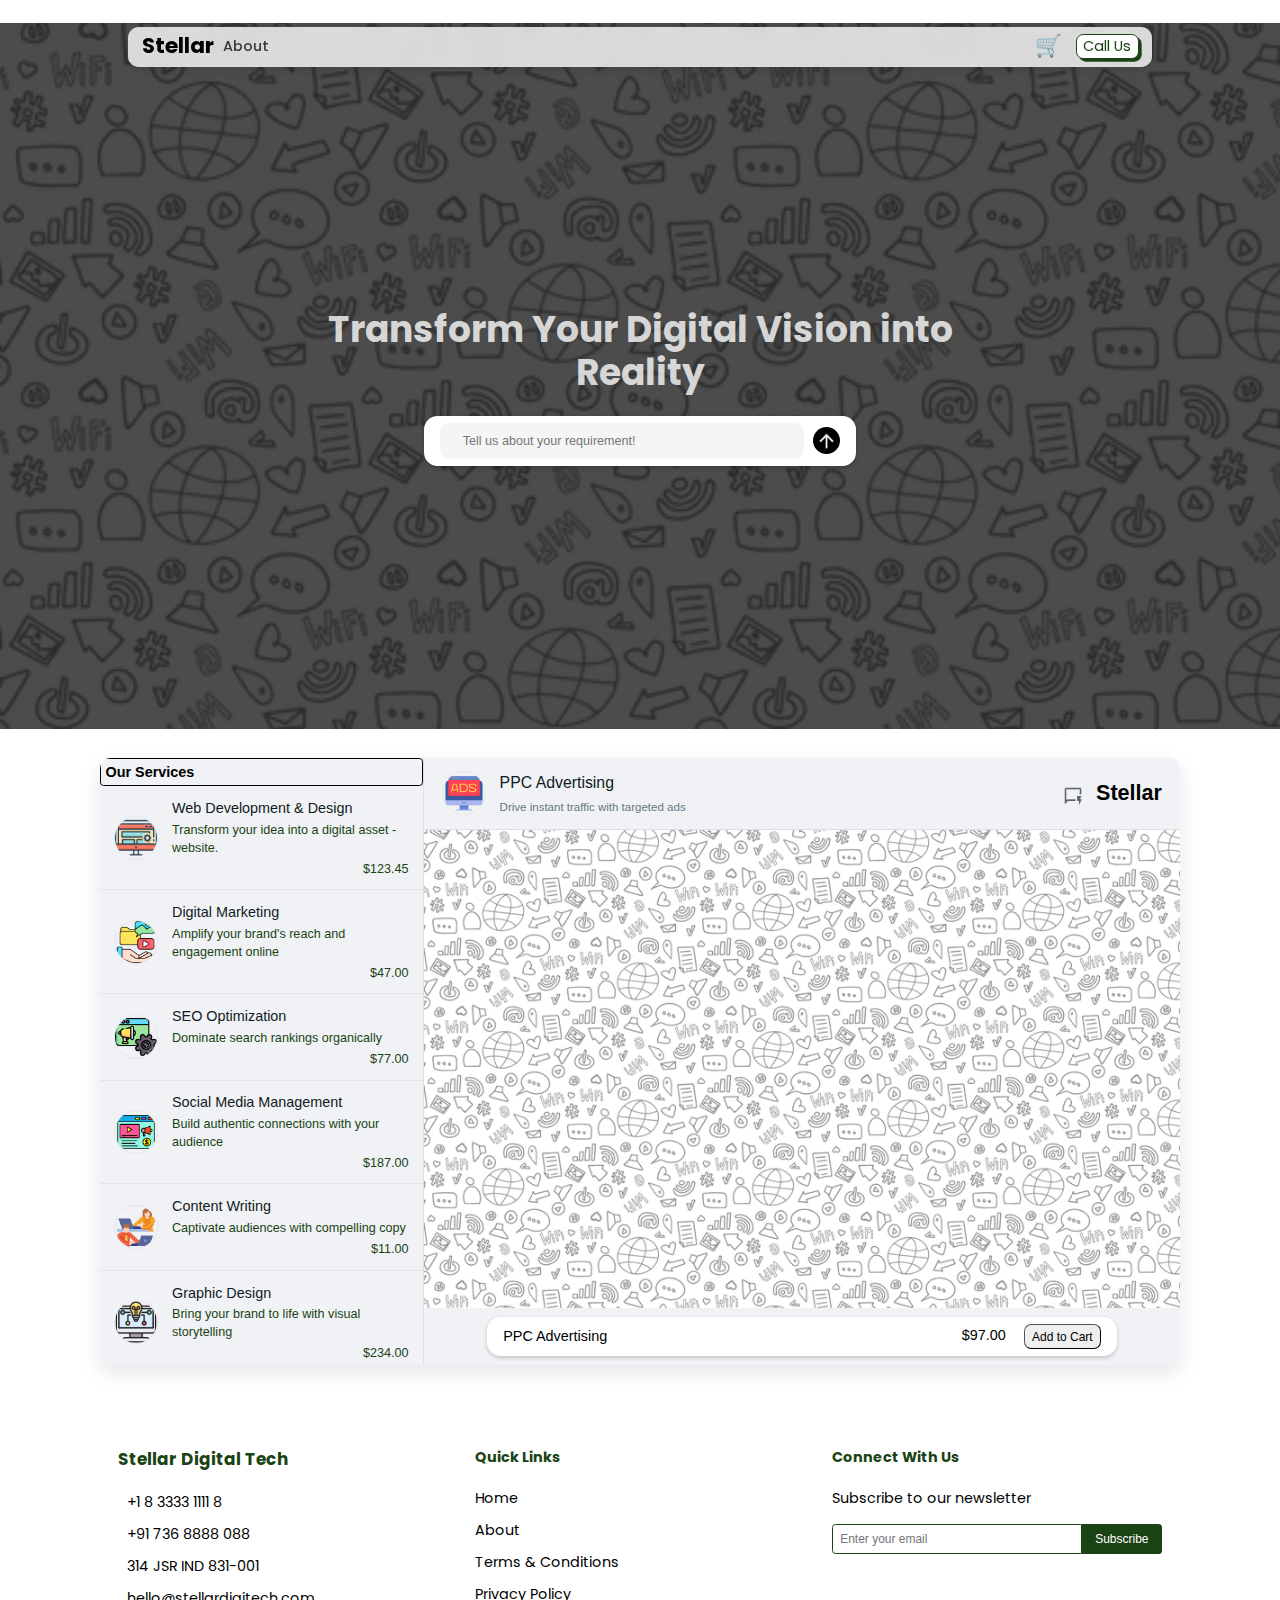
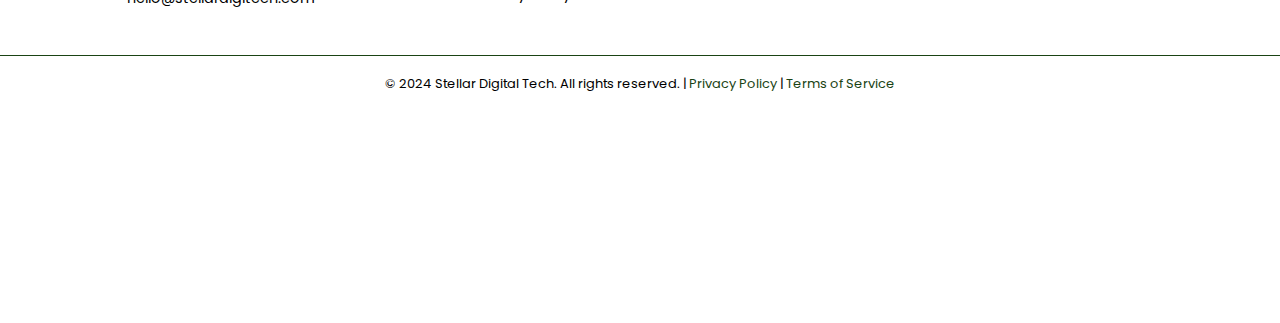
<file: index.html>
<!DOCTYPE html>
<html lang="en">
<head>
    <meta charset="UTF-8">
    <meta name="viewport" content="width=device-width, initial-scale=1.0">
    <title>Stellar Digital Tech - Web Design & Digital Marketing Experts</title>
    <link rel="preconnect" href="https://fonts.googleapis.com">
    <link rel="preconnect" href="https://fonts.gstatic.com" crossorigin>
    <link href="https://fonts.googleapis.com/css2?family=Lora:ital,wght@0,400..700;1,400..700&family=Poppins:ital,wght@0,100;0,200;0,300;0,400;0,500;0,600;0,700;0,800;0,900;1,100;1,200;1,300;1,400;1,500;1,600;1,700;1,800;1,900&display=swap" rel="stylesheet">
    <link rel="stylesheet" href="css/styles.css">
<!-- Google Tag Manager -->
<script>(function(w,d,s,l,i){w[l]=w[l]||[];w[l].push({'gtm.start':
new Date().getTime(),event:'gtm.js'});var f=d.getElementsByTagName(s)[0],
j=d.createElement(s),dl=l!='dataLayer'?'&l='+l:'';j.async=true;j.src=
'https://www.googletagmanager.com/gtm.js?id='+i+dl;f.parentNode.insertBefore(j,f);
})(window,document,'script','dataLayer','GTM-W7GXNSFZ');</script>
<!-- End Google Tag Manager -->
</head>
<body>
        
    <header class="sticky-header">
        <div class="logo"><a href='/' style='    font-size: 1.5rem; font-weight: bold; color: #000;'>Stellar</a></div>
          <nav>
            <ul>
              
              
              <li><a href='/about'>About</a></li>
              
             
             
              
            </ul>
          </nav>
          <div class="cart-icon" onclick="toggleCart()">
            🛒 <span id="cart-count">0</span>
        </div>
      
          <div class="hamburger-menu" onclick="toggleMenu()">☰</div>
          <a href="tel:+1 8 3333 1111 8" class="link-primary">Call Us</a>
      </header>

      <div class="menu-overlay" id="menuOverlay">
        <button class="close-btn" onclick="toggleMenu()">✕</button>
        <ul>
          
              <li><a href="about.html">About</a></li>
            
            
         
        
          
        </ul>
      </div>
      <script defer>function toggleMenu() {
        const menuOverlay = document.getElementById('menuOverlay');
        menuOverlay.classList.toggle('open');
      }
      </script>

      <!-- Cart Modal -->
<div class="cart-modal" id="cartModal">
    <div class="cart-content">
        <div  class="card-content-hs">
            <h3>Your Cart</h3> <span onclick="toggleCart()" class="close-cart">×</span>
        </div>
        
        <div class="cart-items" id="cartItems"></div>
        <div class="cart-total">Total: $<span id="cartTotal">0</span></div>
        <button class="checkout-btn" onclick="checkout()">Checkout</button>
    </div>
</div>
    
        <!-- Hero Section -->
<section class="hero">
    <!-- Upper Hero Section -->
    <div class="upper-hero">
        <div class="hero-content">
            <h1>Transform Your Digital Vision into Reality</h1>
            
            <section class="main-section">
                <div class="main-form">
                  <form id="multiStepForm" class="card">
                    <!-- Step 1: Describe Project -->
                    <fieldset class="active">
                      <input type="text"
                        id="text-input" 
                        class="text-input" 
                        placeholder="Tell us about your requirement!" 
                        name="idea" 
                        required
                      >
                    </fieldset>
              
                    <!-- Step 2: Name -->
                    <fieldset>
                      <div class="contact-inputs">
                        <div class="input-container">
                          <img src="img/person_24dp_000000_FILL0_wght400_GRAD0_opsz24.png" alt="Name" class="input-icon">
                          <input 
                            type="text" 
                            placeholder="Full Name*" 
                            name="name" 
                            class="contact-input"
                            required
                          >
                        </div>
                      </div>
                    </fieldset>
              
                    <!-- Step 3: Contact Information -->
                    <fieldset>
                      <div class="contact-inputs">
                        <div class="input-container">
                          <img src="img/mail_24dp_000000_FILL0_wght400_GRAD0_opsz24.png" alt="Email" class="input-icon">
                          <input 
                            type="email" 
                            placeholder="Email address*" 
                            name="email" 
                            class="contact-input"
                            required
                          >
                        </div>
                        <div class="input-container">
                          <img src="img/phone-call.png" alt="Phone" class="input-icon">
                          <input  
                            type="tel" 
                            placeholder="Phone number*" 
                            name="phone" 
                            class="contact-input"
                            required minlength="10" maxlength="12"
                          >
                        </div>
                      </div>
                    </fieldset>
              
                    <!-- Step 4: Additional Information -->
                    <fieldset>
                      <textarea
                        class="text-input"
                        name="additional_info"
                        placeholder="Anything else you want to add before we start this journey?"
                        rows="4"
                      ></textarea>
                    </fieldset>
              
                    <!-- ... rest of your existing buttons and controls ... -->
              
                     <!-- Fixed Left Buttons -->
                     <div class="card-ii">
                      <div class="buttons">
                        
                      
                        <label class="btn">
                          <a href="tel:+1 833 331 1118" style="color: #000; text-decoration: none;"> 
                          <input type="radio" name="option" value="reason" />
                          <img src="img/phone-call.png" alt="Phone Icon" />
                          +1 8 3333 1111 8
                          
                          </a>
                        </label>
                        <label class="btn">
                          <a href="mailto:hello@stellardigitech.com" style="color: #000; text-decoration: none;"> 
                          <input type="radio" name="option" value="reason" />
                          <img src="img/folder (1).png" alt="Search Icon" />
                          hello@stellardigitech.com
                          
                          </a>
                        </label>
                      </div>
              
                      <!-- Single Next/Submit Button -->
                      <button type="button" class="arrow-btn" id="nextBtn">
                        <img
                          src="img/arrow_upward_24dp_FFFFFF_FILL0_wght400_GRAD0_opsz24 (1).png"
                          alt="Next"
                        />
                      </button>
                    </div>
                  </form>
                </div>
              </section>
              
              <div id="successAnimation">
                        
                <p
                  id="successMessage"
                  style="    font-size: 18px;
                  color: rgb(51, 51, 51);
                  margin-top: 15px;
                  display: block;
                  width: 300px;
                  margin: 34px auto;
                  background-color: #fff;
                  padding: 14px;
                  border-radius: 14px;
                  border: 1px solid;"
                >
                  🎉 Thank you! Our representative will be in touch very soon!
                </p>
              </div>
        </div>
    </div>

   

    <style>
        .ticker-container {
            width: 100%;
            overflow: hidden;
            background: #fff;
            color: gray;
            padding: 0px 0;
            position: fixed;
            top: 0;
            white-space: nowrap;
        }

        .ticker-content {
            display: inline-block;
    animation: scroll 320s linear infinite;
    padding-left: 100%;
    font-size: 12px;
    color: #1a4314;
        }

        @keyframes scroll {
            0% {
                transform: translateX(0);
            }
            100% {
                transform: translateX(-100%);
            }
        }
    </style>
</head>
<body>
    <div class="ticker-container">
        <div class="ticker-content">


            +1 8 3333 1111 8 | hello@stellardigitech.com | www.stellardigitech.com |            +1 8 3333 1111 8 | hello@stellardigitech.com | www.stellardigitech.com |
            +1 8 3333 1111 8 | hello@stellardigitech.com | www.stellardigitech.com |
            +1 8 3333 1111 8 | hello@stellardigitech.com | www.stellardigitech.com |
            +1 8 3333 1111 8 | hello@stellardigitech.com | www.stellardigitech.com |
            +1 8 3333 1111 8 | hello@stellardigitech.com | www.stellardigitech.com |
            +1 8 3333 1111 8 | hello@stellardigitech.com | www.stellardigitech.com |
            +1 8 3333 1111 8 | hello@stellardigitech.com | www.stellardigitech.com |

        </div>
    </div>

    <script>
        // Clone the content to create seamless loop
        window.addEventListener('DOMContentLoaded', () => {
            const tickerContent = document.querySelector('.ticker-content');
            const contentClone = tickerContent.cloneNode(true);
            tickerContent.parentNode.appendChild(contentClone);
        });
    </script>
        


  
</section>
<style>
    .whatsapp-section {
        font-family: -apple-system, BlinkMacSystemFont, 'Segoe UI', Roboto, sans-serif;
        max-width: 1200px;
        margin: 2rem auto;
        border-radius: 12px;
        box-shadow: 0 8px 24px rgba(0,0,0,0.1);
        overflow: hidden;
    }
    
    .container {
        display: flex;
        height: 75vh;
        background: var(--background-light);
    }
    
    /* Left Panel */
    .left-panel {
        width: 30%;
        background: var(--sidebar-bg); /* Updated sidebar background */
        border-right: 1px solid rgba(0,0,0,0.08);
    
        display: flex;
      flex-direction: column;
      height: 100%; /* Match container height */
    }
    
    
    .search-bar input {
        width: 100%;
        padding: 12px 20px;
        border: none;
        background: var(--background-light);
        border-radius: 8px;
        margin: 10px;
        font-size: 0.9em;
    }
    
    .service-item {
        display: flex;
        align-items: center;
        padding: 12px 16px;
        cursor: pointer;
        transition: background 0.2s ease;
        border-bottom: 1px solid rgba(0,0,0,0.05);
    }
    
    .service-item:hover {
        background: rgba(0,0,0,0.03);
    }
    
    .service-item.active {
        background: rgba(0,0,0,0.05);
    }
    
    .service-avatar {
        width: 49px;
        height: 49px;
        border-radius: 50%;
        margin-right: 15px;
        object-fit: cover;
        border: 2px solid rgba(0,0,0,0.05);
    }
    
    .service-meta {
        flex: 1;
    }
    
    .service-meta strong {
        font-weight: 500;
        color: #111b21;
        font-size: 1em;
        display: block;
        margin-bottom: 2px;
    }
    
    .service-meta div {
        font-size: 0.875em;
        color: #1a4314;
        line-height: 1.4;
    }
    
    /* Right Panel */
    
    
    .right-panel {
      flex: 1;
      display: flex;
      flex-direction: column;
    }
    .chat-header {
        background: #f0f2f5;
        padding: 14px 20px;
        border-bottom: 1px solid rgba(0,0,0,0.08);
        display: flex;
        align-items: center;
        justify-content: space-between;
    }
    
    .profile-info {
        display: flex;
        align-items: center;
    }
    
    .service-name {
        font-weight: 500;
        font-size: 1.1em;
        margin: 0;
        color: #111b21;
    }
    
    .service-status {
        font-size: 0.8em;
        color: var(--secondary-color);
        margin: 2px 0 0;
    }
    
    .chat-messages {
        background: 
            linear-gradient(rgba(255,255,255,0.9), rgba(255,255,255,0.9)),
            var(--chat-bg-image);
        background-size: cover;
        background: url(img/social-media-sketch-vector-seamless-600nw-1660950727\ \(1\).webp);
        background-position: center;
    }
    
    .message {
        max-width: 65%;
        margin: 0px 0;
        padding: 0px 12px;
        border-radius: 8px;
        position: relative;
        opacity: 0;
        animation: fadeIn 0.3s forwards;
        font-size: 0.95em;
        box-shadow: 0 1px 2px rgba(0, 0, 0, 0.08);
        width: 65%;
        max-width: 65%;}
    
    .message.service {
        background: var(--message-service);
        margin-right: auto;
        border-top-left-radius: 2px;
        margin-bottom: 8px;

    }
    
    .message.user {
        background: var(--message-user);
        margin-left: auto;
        border-top-right-radius: 2px;
        margin-bottom: 8px;
    }
    
    .timestamp {
        font-size: 0.75em;
        color: var(--secondary-color);
        text-align: right;
        margin-top: 4px;
    }
    
    .encryption-notice {
        text-align: center;
        padding: 20px 0;
        color: var(--secondary-color);
        font-size: 0.8em;
        display: flex;
        align-items: center;
        justify-content: center;
        gap: 8px;
        display: none;
    }
    
    @media (max-width: 768px) {
        .container {
            height: 90vh;
        }
        
        .service-avatar {
            width: 40px;
            height: 40px;
        }
        
        .chat-messages {
            padding: 15px 4%;
        }
    }
    
    @keyframes fadeIn {
        from { opacity: 0; transform: translateY(10px); }
        to { opacity: 1; transform: translateY(0); }
    }
    
    
    
    /* Message input field */
    .chat-input {
        padding: 15px 20px;
        background: #ffffff;
        border-top: 1px solid #e9edef;
        display: flex;
        gap: 10px;
        align-items: center;
    }
    
    .input-wrapper {
        flex: 1;
        background: #f0f2f5;
        border-radius: 8px;
        padding: 9px 12px;
    }
    
    .chat-input textarea {
        width: 100%;
        border: none;
        background: transparent;
        resize: none;
        font-family: inherit;
        font-size: 0.95em;
        padding: 4px 0;
    }
    
    .chat-input button {
        background: var(--primary-color);
        border: none;
        color: white;
        padding: 8px 15px;
        border-radius: 6px;
        cursor: pointer;
    }
    
    /* Adjust chat messages height */
    .chat-messages {
        flex: 1;
      overflow-y: auto;
      padding: 20px;
    }
    
    .services-list {
      flex: 1;
      overflow-y: auto;
    }

    .message.service{
        border-bottom: 8px;
    }

    .message.user{
        border-bottom: 8px;
    }
    </style>
<section class="whatsapp-section">
    <div class="container">
        <div class="left-panel">
            <div class="header">
                <div class="search-bar">
                    <h4 style="padding: 2px 5px; border-radius: 4px;    border: 2px solid;">Our Services</h4>
                </div>
            </div>
            <div class="services-list" id="servicesList"></div>
        </div>
        
        <div class="right-panel">
            <div class="chat-header" id="chatHeader">
                <div class="profile-info">
                    <img class="service-avatar" src="" alt="Service Avatar">
                    <div class="service-meta">
                        <h2 class="service-name"></h2>
                        <p class="service-status" id="service-status-description"></p>
                    </div>
                </div>
                <div style="    display: flex
                ;
                    gap: 15px;
                    align-items: anchor-center;"> <img style="    width: 22px;
                    height: fit-content; margin-top: 6px;" src="img/quickreply_24dp_5F6368_FILL0_wght400_GRAD0_opsz24.png" alt="support"><div><a href="/" style="    font-size: 1.5rem; font-weight: bold; color: #000;">Stellar</a></div></div>
               
            </div>
            <div class="chat-messages" id="chatMessages">
                <div class="encryption-notice">
                    <div class="lock-icon">🔒</div>
                    <p>Messages are end-to-end encrypted</p>
                </div>
                
            </div><div class="card" style="width: -webkit-fill-available; justify-content: space-between;">
                <div class="service-cart-selector" id="service-cart-selector"></div>
                <div style="display: flex; gap: 20px;" class="service-cart-button" id="service-cart-button"></div>
            </div>
            
        </div>
    </div>

        </div>
    </div>
</section>

<script>
    // Updated JavaScript with images
    const services = {
    
    
        
       "web-dev": {
      name: "Web Development & Design",
      image: "web-dev-avatar.png",
      price: "$123.45",
      id: 1,
      lastMessage: "Transform your idea into a digital asset - website.",
      timestamp: "2/19/2025",
      messages: [
        {type : "user" ,text : "Hi, I heard about Stellar from a friend of mine, i need a websitefor my caffe", time: "09:00" },
        
        { type: "service", text: `
        
        <ol>
            <strong>Website Development & Designing Services</strong>
      <li>🎨 <strong>Custom Homepage Design</strong><br>Showcase your café's vibe.</li>
      <li>📄 <strong>Up to 5 Pages</strong><br>Home, Menu, About, Contact & More.</li>
      <li>📱 <strong>Responsive Layout</strong><br>Optimized for mobile & desktop.</li>
      <li>📍 <strong>Google Map Integration</strong><br>Easy-to-find location.</li>
      <li>💌 <strong>Contact Form</strong><br>Engage customers securely.</li>
      <li>🔍 <strong>SEO Ready</strong><br>Boost your online visibility.</li>
      <li>⚡ <strong>Live Chat Support</strong><br>Instant help when needed.</li>
    </ol>
    
    
     `, time: "09:02" },
        { type: "user", text: "That sounds impressive. How much will it cost me?", time: "09:03" },
        { type: "service", text: `That will cost $123.45`, time: "09:04" },


    
        
      ]
    }
    ,
    "digital-marketing": {
      name: "Digital Marketing",
      image: "digital-marketing-avatar.png",
      price: "$47.00",
      id: 2,
      lastMessage: "Amplify your brand's reach and engagement online",
      timestamp: "2/19/2025",
      messages: [
        {type: "user", text: "Hi, I want to increase sales for my online store", time: "09:00"},
        {type: "service", text: `
        <ol>
            <strong>Digital Marketing Services</strong>
            <li>📈 <strong>Social Media Strategy</strong><br>Platform-specific campaigns</li>
            <li>📧 <strong>Email Campaigns</strong><br>Targeted customer outreach</li>
            <li>🎯 <strong>Audience Analytics</strong><br>Data-driven targeting</li>
            <li>📊 <strong>ROI Tracking</strong><br>Performance dashboards</li>
            <li>📹 <strong>Video Marketing</strong><br>YouTube & social ads</li>
            <li>🤝 <strong>Influencer Partnerships</strong><br>Brand ambassador programs</li>
        </ol>
        `, time: "09:02"},
        {type: "user", text: "What's the investment required?", time: "09:03"},
        {type: "service", text: `That will cost $47.00`, time: "09:04"}
      ]
  },

  "seo-optimization": {
      name: "SEO Optimization",
      image: "seo-optimization-avatar.png",
      price: "$77.00",
      id: 3,
      lastMessage: "Dominate search rankings organically",
      timestamp: "2/19/2025",
      messages: [
        {type: "user", text: "My website isn't showing up in Google searches", time: "09:00"},
        {type: "service", text: `
        <ol>
            <strong>SEO Services</strong>
            <li>🔎 <strong>Keyword Research</strong><br>High-value search terms</li>
            <li>📝 <strong>Content Optimization</strong><br>Search-friendly copy</li>
            <li>📈 <strong>Rank Tracking</strong><br>Weekly position reports</li>
            <li>🔗 <strong>Backlink Building</strong><br>Authority link acquisition</li>
            <li>🚀 <strong>Technical SEO</strong><br>Site speed optimization</li>
            <li>📊 <strong>Competitor Analysis</strong><br>Gap identification</li>
        </ol>
        `, time: "09:02"},
        {type: "user", text: "What's the pricing for this?", time: "09:03"},
        {type: "service", text: `That will cost $77.00`, time: "09:04"}
      ]
  },

  // Continuing with same pattern for other services...

  "social-media-management": {
      name: "Social Media Management",
      image: "social-media-management-avatar.png",
      price: "$187.00",
      id: 4,
      lastMessage: "Build authentic connections with your audience",
      timestamp: "2/19/2025",
      messages: [
        {type: "user", text: "I need help managing my company's social presence", time: "09:00"},
        {type: "service", text: `
        <ol>
            <strong>Social Media Services</strong>
            <li>📅 <strong>Content Calendar</strong><br>Strategic posting schedule</li>
            <li>💬 <strong>Community Management</strong><br>24/7 comment monitoring</li>
            <li>📸 <strong>Visual Storytelling</strong><br>Eye-catching graphics</li>
            <li>📈 <strong>Performance Reports</strong><br>Monthly analytics review</li>
            <li>🎥 <strong>Reels/Stories Creation</strong><br>Trending format content</li>
        </ol>
        `, time: "09:02"},
        {type: "user", text: "What's the cost for this service?", time: "09:03"},
        {type: "service", text: `That will cost $187.00`, time: "09:04"}
      ]
  },

  "content-writing": {
      name: "Content Writing",
      image: "content-writing-avatar.png",
      price: "$11.00",
      id: 5,
      lastMessage: "Captivate audiences with compelling copy",
      timestamp: "2/19/2025",
      messages: [
        {type: "user", text: "I need engaging content for my blog", time: "09:00"},
        {type: "service", text: `
        <ol>
            <strong>Content Services</strong>
            <li>✍️ <strong>Blog Posts</strong><br>SEO-optimized articles</li>
            <li>📖 <strong>Whitepapers</strong><br>In-depth industry reports</li>
            <li>📢 <strong>Press Releases</strong><br>Media-ready announcements</li>
            <li>📧 <strong>Email Sequences</strong><br>Conversion-focused copy</li>
            <li>📱 <strong>Social Media Captions</strong><br>Platform-specific tone</li>
        </ol>
        `, time: "09:02"},
        {type: "user", text: "What's the pricing structure?", time: "09:03"},
        {type: "service", text: `That will cost $11.00`, time: "09:04"}
      ]
  },

  // Pattern continues through all 15 services with similar structure...

  "graphic-design": {
      name: "Graphic Design",
      image: "graphic-design-avatar.png",
      price: "$234.00",
      id: 6,
      lastMessage: "Bring your brand to life with visual storytelling",
      timestamp: "2/19/2025",
      messages: [
        {type: "user", text: "I need professional visuals for my startup", time: "09:00"},
        {type: "service", text: `
        <ol>
            <strong>Graphic Design Services</strong>
            <li>🎨 <strong>Brand Identity Kit</strong><br>Logo + color palette + typography</li>
            <li>📄 <strong>Marketing Materials</strong><br>Brochures, flyers & business cards</li>
            <li>📱 <strong>Social Media Templates</strong><br>Ready-to-post graphic sets</li>
            <li>📦 <strong>Product Packaging</strong><br>Retail-ready box designs</li>
            <li>🖼️ <strong>Digital Illustrations</strong><br>Custom artwork creation</li>
        </ol>
        `, time: "09:02"},
        {type: "user", text: "What's the investment for this package?", time: "09:03"},
        {type: "service", text: `That will cost $234.00`, time: "09:04"}
      ]
  },

  "ecommerce-setup": {
      name: "E-commerce Store Setup",
      image: "ecommerce-setup-avatar.png",
      price: "$567.00",
      id: 7,
      lastMessage: "Launch your online store in record time",
      timestamp: "2/19/2025",
      messages: [
        {type: "user", text: "I want to sell products online", time: "09:00"},
        {type: "service", text: `
        <ol>
            <strong>E-commerce Services</strong>
            <li>🛒 <strong>Platform Setup</strong><br>Shopify/WooCommerce configuration</li>
            <li>💳 <strong>Payment Gateway</strong><br>Stripe/PayPal integration</li>
            <li>📦 <strong>Product Upload</strong><br>Up to 50 SKUs included</li>
            <li>📱 <strong>Mobile-Optimized</strong><br>Seamless shopping experience</li>
            <li>🔒 <strong>SSL Security</strong><br>PCI-compliant checkout</li>
        </ol>
        `, time: "09:02"},
        {type: "user", text: "What's the total cost?", time: "09:03"},
        {type: "service", text: `That will cost $567.00`, time: "09:04"}
      ]
  },

  "mobile-app-dev": {
      name: "Mobile App Development",
      image: "mobile-app-dev-avatar.png",
      price: "$678.00",
      id: 8,
      lastMessage: "Create native mobile experiences",
      timestamp: "2/19/2025",
      messages: [
        {type: "user", text: "Need an app for both iOS and Android", time: "09:00"},
        {type: "service", text: `
        <ol>
            <strong>App Development Services</strong>
            <li>📱 <strong>Cross-Platform</strong><br>React Native development</li>
            <li>🔐 <strong>User Authentication</strong><br>Social login integration</li>
            <li>📊 <strong>Analytics Dashboard</strong><br>User behavior tracking</li>
            <li>🛒 <strong>In-App Purchases</strong><br>Digital product sales</li>
            <li>🔔 <strong>Push Notifications</strong><br>Engagement features</li>
        </ol>
        `, time: "09:02"},
        {type: "user", text: "What's the pricing for this?", time: "09:03"},
        {type: "service", text: `That will cost $678.00`, time: "09:04"}
      ]
  },

  "email-marketing": {
      name: "Email Marketing",
      image: "email-marketing-avatar.png",
      price: "$123.00",
      id: 9,
      lastMessage: "Nurture leads with automated campaigns",
      timestamp: "2/19/2025",
      messages: [
        {type: "user", text: "Need to improve email conversions", time: "09:00"},
        {type: "service", text: `
        <ol>
            <strong>Email Services</strong>
            <li>📧 <strong>Campaign Strategy</strong><br>Drip sequence planning</li>
            <li>✉️ <strong>Template Design</strong><br>Mobile-responsive layouts</li>
            <li>📊 <strong>A/B Testing</strong><br>Subject line optimization</li>
            <li>📈 <strong>Analytics Tracking</strong><br>Open/click rate monitoring</li>
            <li>🤖 <strong>Automation Setup</strong><br>Trigger-based emails</li>
        </ol>
        `, time: "09:02"},
        {type: "user", text: "What's the cost structure?", time: "09:03"},
        {type: "service", text: `That will cost $123.00`, time: "09:04"}
      ]
  },

  "ppc-advertising": {
      name: "PPC Advertising",
      image: "ppc-advertising-avatar.png",
      price: "$97.00",
      id: 10,
      lastMessage: "Drive instant traffic with targeted ads",
      timestamp: "2/19/2025",
      messages: [
        {type: "user", text: "Want to run Google/Facebook ads", time: "09:00"},
        {type: "service", text: `
        <ol>
            <strong>PPC Services</strong>
            <li>🎯 <strong>Audience Targeting</strong><br>Demographic filtering</li>
            <li>📈 <strong>Ad Creation</strong><br>Compelling copy & visuals</li>
            <li>💰 <strong>Budget Management</strong><br>Daily spend optimization</li>
            <li>📊 <strong>Conversion Tracking</strong><br>ROI measurement</li>
            <li>🔄 <strong>Ad Rotation</strong><br>Variation testing</li>
        </ol>
        `, time: "09:02"},
        {type: "user", text: "What's the investment needed?", time: "09:03"},
        {type: "service", text: `That will cost $97.00`, time: "09:04"}
      ]
  },

  "logo-design": {
      name: "Logo Design",
      image: "logo-design-avatar.png",
      price: "$44.00",
      id: 11,
      lastMessage: "Create a memorable brand identity",
      timestamp: "2/19/2025",
      messages: [
        {type: "user", text: "Need a professional logo", time: "09:00"},
        {type: "service", text: `
        <ol>
            <strong>Logo Services</strong>
            <li>🎨 <strong>3 Concepts</strong><br>Initial design proposals</li>
            <li>✏️ <strong>Unlimited Revisions</strong><br>Until you're satisfied</li>
            <li>📁 <strong>File Formats</strong><br>PNG, JPEG, SVG, PDF</li>
            <li>🎭 <strong>Color Variations</strong><br>Light/dark versions</li>
            <li>📝 <strong>Style Guide</strong><br>Usage recommendations</li>
        </ol>
        `, time: "09:02"},
        {type: "user", text: "What's the pricing?", time: "09:03"},
        {type: "service", text: `That will cost $44.00`, time: "09:04"}
      ]
  },

  "uiux-design": {
      name: "UI/UX Design",
      image: "uiux-design-avatar.png",
      price: "$12.00",
      id: 12,
      lastMessage: "Craft intuitive user experiences",
      timestamp: "2/19/2025",
      messages: [
        {type: "user", text: "Need to improve app usability", time: "09:00"},
        {type: "service", text: `
        <ol>
            <strong>UI/UX Services</strong>
            <li>📱 <strong>Wireframing</strong><br>Low-fidelity prototypes</li>
            <li>🎨 <strong>Visual Design</strong><br>Pixel-perfect mockups</li>
            <li>🧭 <strong>User Flow</strong><br>Journey mapping</li>
            <li>📊 <strong>Usability Testing</strong><br>User feedback sessions</li>
            <li>📚 <strong>Design System</strong><br>Component library</li>
        </ol>
        `, time: "09:02"},
        {type: "user", text: "What's the cost estimate?", time: "09:03"},
        {type: "service", text: `That will cost $12.00`, time: "09:04"}
      ]
  },

  "video-editing": {
      name: "Video Editing",
      image: "video-editing-avatar.png",
      price: "$123.00",
      id: 13,
      lastMessage: "Transform raw footage into polished content",
      timestamp: "2/19/2025",
      messages: [
        {type: "user", text: "Need editing for product demo videos", time: "09:00"},
        {type: "service", text: `
        <ol>
            <strong>Video Services</strong>
            <li>✂️ <strong>Trimming & Cutting</strong><br>Remove unwanted footage</li>
            <li>🎞️ <strong>Transitions</strong><br>Professional scene changes</li>
            <li>🎵 <strong>Sound Design</strong><br>Music & SFX integration</li>
            <li>📹 <strong>Color Grading</strong><br>Visual style enhancement</li>
            <li>📦 <strong>Multi-Format Export</strong><br>MP4, MOV, AVI</li>
        </ol>
        `, time: "09:02"},
        {type: "user", text: "What's the pricing structure?", time: "09:03"},
        {type: "service", text: `That will cost $123.00`, time: "09:04"}
      ]
  },

  "business-consulting": {
      name: "Business Consulting",
      image: "business-consulting-avatar.png",
      price: "$910.00",
      id: 14,
      lastMessage: "Strategic guidance for business growth",
      timestamp: "2/19/2025",
      messages: [
        {type: "user", text: "Need help scaling my business", time: "09:00"},
        {type: "service", text: `
        <ol>
            <strong>Consulting Services</strong>
            <li>📈 <strong>Business Planning</strong><br>5-year roadmap</li>
            <li>💰 <strong>Financial Modeling</strong><br>Revenue projections</li>
            <li>📊 <strong>Market Analysis</strong><br>Competitor benchmarking</li>
            <li>🤝 <strong>Partnership Strategy</strong><br>Alliance development</li>
            <li>📑 <strong>Operational Audit</strong><br>Process optimization</li>
        </ol>
        `, time: "09:02"},
        {type: "user", text: "What's the investment required?", time: "09:03"},
        {type: "service", text: `That will cost $910.00`, time: "09:04"}
      ]
  },

  "crm-setup": {
      name: "CRM Setup & Integration",
      image: "crm-setup-avatar.png",
      price: "$1210.00",
      id: 15,
      lastMessage: "Streamline customer relationships",
      timestamp: "2/19/2025",
      messages: [
        {type: "user", text: "Need CRM system for sales team", time: "09:00"},
        {type: "service", text: `
        <ol>
            <strong>CRM Services</strong>
            <li>🛠️ <strong>System Selection</strong><br>HubSpot/Salesforce/Zoho</li>
            <li>📥 <strong>Data Migration</strong><br>Legacy system transfer</li>
            <li>🤖 <strong>Automation</strong><br>Lead nurturing workflows</li>
            <li>📊 <strong>Reporting</strong><br>Custom dashboards</li>
            <li>🔗 <strong>API Integration</strong><br>3rd party app connections</li>
        </ol>
        `, time: "09:02"},
        {type: "user", text: "What's the total cost?", time: "09:03"},
        {type: "service", text: `That will cost $1210.00`, time: "09:04"}
      ]
  }
    };
    
    function initServices() {
        const list = document.getElementById('servicesList');
        Object.keys(services).forEach(key => {
            const service = document.createElement('div');
            service.className = 'service-item';
            service.innerHTML = `
                <img class="service-avatar" src="${services[key].image}" alt="${services[key].name}">
                <div class="service-meta">
                    <strong>${services[key].name}</strong>
                    <div>${services[key].lastMessage}</div>
                    <div class="timestamp">${services[key].price}</div>
                </div>
            `;
            service.addEventListener('click', () => loadService(key));
            list.appendChild(service);
        });


        loadService('ppc-advertising');
    }
    
    function loadService(serviceKey) {
        const service = services[serviceKey];
        const chatHeader = document.getElementById('chatHeader');
        const chatMessages = document.getElementById('chatMessages');
        
        // Update header
        chatHeader.querySelector('.service-avatar').src = service.image;
        chatHeader.querySelector('.service-name').textContent = service.name;
        
        // Clear messages
        chatMessages.innerHTML = '<div class="encryption-notice"><div class="lock-icon">🔒</div><p>Messages are end-to-end encrypted</p></div>';
        
        // Add messages
        service.messages.forEach(msg => {
            const messageDiv = document.createElement('div');
            messageDiv.className = `message ${msg.type}`;
            messageDiv.innerHTML = `
                <div style="    display: flex
    ;
        justify-content: space-between;"><p>${msg.text}</p><p class="timestamp">${msg.time}</p></div>
                
            `;

            const serviceCart = document.getElementById("service-cart-selector")
            const serviceCartButton = document.getElementById("service-cart-button")
            document.getElementById("service-status-description").innerText = service.lastMessage 
            serviceCartButton.innerHTML = `${service.price} <button class="add-to-cart" onclick="addToCart(${service.id})">Add to Cart</button>`
            serviceCart.innerText = `${service.name}`
            chatMessages.appendChild(messageDiv);

          
        });
        
        
      
        // Set active state
        document.querySelectorAll('.service-item').forEach(item => 
            item.classList.remove('active'));
        event.currentTarget.classList.add('active');
    }
    
    document.addEventListener('DOMContentLoaded', initServices);
    </script>
    <style>
        :root {
    --primary-color: #25D366;
    --secondary-color: #667781;
    --background-light: #f0f2f5;
    --message-user: #DCF8C6;
    --message-service: #FFFFFF;
}
    </style>



<!--
<hr style="width: 80%; margin: 10px auto; color: #333">
<section class="about">
    <div class="about-content">
        <span class="about-span">Innovate</span>
        <h2>Expert Web Development & Design Solutions</h2>
        <p>
            At Stellar Digital Tech, we build responsive, SEO-optimized websites that captivate your audience and boost search engine rankings. Our creative team combines cutting-edge design with powerful development to deliver user-friendly sites that drive engagement and growth.
        </p>
        <div class="about-services">
            <div class="about-web-dev"></div>
            <div class="about-digtal-m"></div>
        </div>
        <div class="about-buttons">
            <a class="link-primary" href="#">Learn More</a>
            <a class="link-secondary" href="#">Get Started ></a>
        </div>
    </div>
    <div class="about-img">
        <img src="img/web-design-concept-with-drawings.png" alt="Expert Web Development and Design">
    </div>
</section>

<section class="about">
    <div class="about-img">
        <img src="img/marketing-online-strategy-with-drawings.png" alt="Digital Marketing Strategy">
    </div>
    <div class="about-content">
        <span class="about-span">Accelerate</span>
        <h2>Powerful Digital Marketing Strategies</h2>
        <p>
            Boost your online visibility with our comprehensive digital marketing services. We specialize in SEO, PPC, social media campaigns, and content marketing to drive targeted traffic and maximize ROI. Let our innovative strategies help you dominate the digital landscape.
        </p>
        <div class="about-services">
            <div class="about-web-dev"></div>
            <div class="about-digtal-m"></div>
        </div>
        <div class="about-buttons">
            <a class="link-primary" href="#">Discover More</a>
            <a class="link-secondary" href="#">Start Now ></a>
        </div>
    </div>
</section>

<section class="about">
    <div class="about-content">
        <span class="about-span">Optimize</span>
        <h2>Data-Driven Conversion Optimization</h2>
        <p>
            Transform your website into a conversion powerhouse with our analytics and optimization services. Using advanced A/B testing, heatmaps, and user behavior analysis, we fine-tune your site to maximize lead generation and sales. Experience measurable improvements in your conversion rates and customer engagement.
        </p>
        <div class="about-services">
            <div class="about-web-dev"></div>
            <div class="about-digtal-m"></div>
        </div>
        <div class="about-buttons">
            <a class="link-primary" href="#">See How</a>
            <a class="link-secondary" href="#">Contact Us ></a>
        </div>
    </div>
    <div class="about-img">
        <img src="img/32718.png" alt="Data-Driven Conversion Optimization">
    </div>
</section>



        <section class="empower-section">
            <div class="empower-container">
                <h1 class="empower-main-heading">Empower</h1>
                <h2 class="empower-subheading">Transform Your Vision into Digital<br>Reality</h2>
                
                <p class="empower-lead">Choosing Stellar Digital Tech means partnering with experts who prioritize your success.</p>
                <p class="empower-description">Our tailored solutions ensure your business stands out in the digital landscape.</p>
        
                <div class="empower-columns">
                    <div class="empower-column-item">
                        <h3 class="empower-column-heading">Expertise in Cutting-Edge<br>Technologies</h3>
                        <p class="empower-column-text">We leverage the latest tools to deliver exceptional</p>
                        <img>
                    </div>
                    
                    <div class="empower-column-item">
                        <h3 class="empower-column-heading">Customized Strategies for<br>Every Business</h3>
                        <p class="empower-column-text">Our solutions are designed to meet your unique</p>
                        <img>
                    </div>
                    
                    <div class="empower-column-item">
                        <h3 class="empower-column-heading">Dedicated Support Every<br>Step of the Way</h3>
                        <p class="empower-column-text">Our tailored solutions ensure your business succeeds</p>
                        <img>
                    </div>
                </div>
            </div>
        </section>
    

<section class="services-container">
    <h2>Our Services</h2>
    <div class="services-grid">
      
    </div>
</section>

<style>
    
    /* faq styles start*/

    .faq-heading {
        text-align: center;
        font-size: 2em;
        color: #333333;
        margin-bottom: 20px;
      }

      .faq-section{
        display: flex;
        justify-content: space-between;

      }

      .faq-img-container {
        display: flex;
        justify-content: center;  /* Centers the image horizontally */
        align-items: center;      /* Centers the image vertically */
        height: auto;            /* Set a fixed height for the container, or adjust as needed */
        width: 100%  ;
        overflow: hidden;            /* Full width */
      }
      
      .faq-img-container img {
        max-width: 140%;          /* Ensures the image does not exceed the container's width */
        max-height: 100%;         /* Ensures the image does not exceed the container's height */
        object-fit: contain;      /* Ensures the image maintains its aspect ratio without stretching */
      }
      
      


      .faq-container {
        width: 85%;
        max-width: 960px;
        display: flex
;
    flex-direction: column;
    justify-content: center;
    margin: 20px;
    padding: 30px;
      }

      .faq-item {
        border: 1px solid #000;
        border-radius: 10px;
        margin: 10px 0;
        overflow: hidden;
        transition: all 0.3s ease;
        
      }

      .faq-question {
        padding: 14px 20px;
        cursor: pointer;
        color: #000;
        display: flex
    ;
        justify-content: space-between;
        align-items: center;
        font-size: 1em;
      }

      .faq-answer {
        max-height: 0;
        padding: 0 20px;
        overflow: hidden;
        background-color: #ffffff;
        transition: max-height 0.3s ease, padding 0.3s ease;
        color: #333;
        font-size: 1em;
        border-radius: 0 0 10px 10px;
      }

      .faq-answer p {
        margin: 20px 0;
      }

      .faq-item.active .faq-answer {
        max-height: 280px;
        padding: 0px 20px;
        
      }

      .faq-item.active{
        border: 2px solid #000;
        box-shadow: 6px 6px 0px 0px black; /* Extra black border effect */
      }

      .faq-item.active .faq-question {
        color: #000;
        font-weight: 500;
        
        
      }

      

      .faq-item.active .faq-question::after {
        content: '-';
       
      }

      .faq-question::after {
        content: '+';
        font-size: 1.5em;
        color: #000;
      }

      /* For screens smaller than 1200px (laptops) */
@media (max-width: 1200px) {
  .faq-section {
    flex-direction: column;
    align-items: center;
  }

  .faq-container {
    width: 80%;
  }
}

/* For screens smaller than 768px (tablets and smaller laptops) */
@media (max-width: 768px) {
  .faq-section {
    flex-direction: column-reverse;
    align-items: center;
  }

  .faq-container {
    width: 90%;
    padding: 20px;
  }

  .faq-item {
    margin: 8px 0;
  }

  .faq-img-container img {
    width: 100%;
    height: auto;
  }
}

/* For screens smaller than 480px (smartphones) */
@media (max-width: 480px) {
  .faq-heading {
    font-size: 1.5em;
    margin-bottom: 15px;
  }

  .faq-container {
    width: 100%;
    padding: 15px;
  }

  .faq-item {
    margin: 5px 0;
  }

  .faq-question {
    font-size: 0.9em;
  }

  .faq-answer p {
    font-size: 0.9em;
  }
}

      /* faq styles end */
</style>
<section class="faq-section" style="margin: 0 auto;">
    <div class="faq-container">
      <h1 class="faq-heading" id="smooth-up-animate">Frequently Asked Questions</h1>
  
      <div class="faq-item active" id="smooth-up-animate">
        <div class="faq-question">What services does Stellar Digi Tech offer?</div>
        <div class="faq-answer">
          <p>We specialize in cutting-edge web development and comprehensive digital marketing. Our offerings include custom website design, development, SEO, pay-per-click advertising, social media management, and content strategy—designed to help your business thrive online.</p>
        </div>
      </div>
  
      <div class="faq-item" id="smooth-up-animate">
        <div class="faq-question">What does unlimited support include?</div>
        <div class="faq-answer">
          <p>Unlimited support means you can request as many website updates or tweaks as needed during your support period. For our Starter plan, you get one month of free support, while our Business plan includes three months. After that, you can easily purchase an additional support package to keep your site up-to-date.</p>
        </div>
      </div>
  
      <div class="faq-item" id="smooth-up-animate">
        <div class="faq-question">How does the website development process work?</div>
        <div class="faq-answer">
          <p>We start with a detailed consultation to understand your business goals and vision. Then we move through the design, development, and testing phases—ensuring you’re involved every step of the way. This collaborative process guarantees a website that truly represents your brand.</p>
        </div>
      </div>
  
      <div class="faq-item" id="smooth-up-animate">
        <div class="faq-question">Will my website be optimized for search engines?</div>
        <div class="faq-answer">
          <p>Absolutely. All our websites come with on-page SEO essentials to ensure search engines can index your site properly. For those seeking a competitive edge, we offer advanced SEO and digital marketing packages designed to boost your online visibility.</p>
        </div>
      </div>
  
      <div class="faq-item" id="smooth-up-animate">
        <div class="faq-question">How long does it take to build a website?</div>
        <div class="faq-answer">
          <p>Depending on your project’s complexity, our website development typically takes between 2 to 6 weeks. More intricate projects might require a longer timeline, but we always strive to deliver quality work on schedule.</p>
        </div>
      </div>
  
      <div class="faq-item" id="smooth-up-animate">
        <div class="faq-question">How do I get started with Stellar Digi Tech?</div>
        <div class="faq-answer">
          <p>Getting started is simple! Contact us by calling <strong> +1 8 3333 1111 8</strong> or by filling out the contact form on our website. Our team will schedule a consultation to discuss your project requirements and guide you through the next steps.</p>
        </div>
      </div>
      
    </div>
  </section>
  

  <script>
    document.querySelectorAll('.faq-question').forEach(question => {
        question.addEventListener('click', () => {
            const faqItem = question.parentElement;
            
            // Toggle active class on clicked item
            faqItem.classList.toggle('active');
            
            // Close other open items
            document.querySelectorAll('.faq-item').forEach(item => {
                if (item !== faqItem) {
                    item.classList.remove('active');
                }
            });
        });
    });
</script>

-->



        <section class="testimonials"></section>
        <footer class="site-footer">
            <div class="footer-container">
                <div class="footer-section">
                    <h3>Stellar Digital Tech</h3>
                    <div class="contact-info">
                        <p><i class="fas fa-phone"></i> +1 8 3333 1111 8</p>
                        <p><i class="fas fa-phone"></i> +91 736 8888 088</p>
                        <p><i class="fas fa-map-marker-alt"></i> 314 JSR IND 831-001</p>
                        <p><i class="fas fa-envelope"></i> hello@stellardigitech.com</p>
                    </div>
                </div>
                
                <div class="footer-section">
                    <h4>Quick Links</h4>
                    <ul class="footer-links">
                        <li><a href="/">Home</a></li>
                        <li><a href="/about.html">About</a></li>
                        <li><a href="/terms.html">Terms & Conditions</a></li>
                        <li><a href="/policy.html">Privacy Policy</a></li>
                    </ul>
                </div>
        
                <div class="footer-section">
                    <h4>Connect With Us</h4>
                    <div class="social-links">
                        <a href="#"><i class="fab fa-linkedin"></i></a>
                        <a href="#"><i class="fab fa-twitter"></i></a>
                        <a href="#"><i class="fab fa-facebook"></i></a>
                        <a href="#"><i class="fab fa-instagram"></i></a>
                    </div>
                    <div class="newsletter">
                        <p>Subscribe to our newsletter</p>
                        <form>
                            <input type="email" placeholder="Enter your email">
                            <button type="submit">Subscribe</button>
                        </form>
                    </div>
                </div>
            </div>
        
            <div class="footer-bottom">
                <p>&copy; 2024 Stellar Digital Tech. All rights reserved. | <a href="/privacy">Privacy Policy</a> | <a href="/terms">Terms of Service</a></p>
            </div>
        </footer>
        
        <style>
        .site-footer {
            background-color: #ffffff; /* White background */
            color: #000000; /* Black text */
            padding: 40px 0 20px;
            margin-top: 50px;
        }
        
        .footer-container {
            max-width: 1200px;
            margin: 0 auto;
            display: grid;
            grid-template-columns: repeat(auto-fit, minmax(250px, 1fr));
            gap: 30px;
            padding: 0 20px;
        }
        
        .footer-section h3, .footer-section h4 {
            color: #1a4314; /* Blue for headers */
            margin-bottom: 20px;
        }
        
        .contact-info p {
            margin: 10px 0;
            display: flex;
            align-items: center;
        }
        
        .contact-info i {
            margin-right: 10px;
            color: #1a4314; /* Blue for icons */
        }
        
        .footer-links {
            list-style: none;
            padding: 0;
        }
        
        .footer-links li {
            margin: 10px 0;
        }
        
        .footer-links a {
            color: #000000; /* Black text for links */
            text-decoration: none;
        }
        
        .footer-links a:hover {
            color: #1a4314; /* Blue on hover */
        }
        
        .social-links {
            display: flex;
            gap: 15px;
            font-size: 24px;
        }
        
        .social-links a {
            color: #1a4314; /* Blue for social icons */
            transition: color 0.3s;
        }
        
        .social-links a:hover {
            color: #000000; /* Black on hover */
        }
        
        .newsletter form {
            display: flex;
            margin-top: 15px;
        }
        
        .newsletter input {
            padding: 8px;
            border: 1px solid #1a4314; /* Blue border */
            border-radius: 4px 0 0 4px;
            flex: 1;
        }
        
        .newsletter button {
            background-color: #1a4314; /* Blue button */
            color: white;
            border: none;
            padding: 8px 15px;
            border-radius: 0 4px 4px 0;
            cursor: pointer;
        }
        
        .footer-bottom {
            text-align: center;
            border-top: 1px solid #1a4314; /* Blue border */
            margin-top: 40px;
            padding: 20px;
        }
        
        .footer-bottom p {
            margin: 0;
            font-size: 0.9em;
        }
        
        .footer-bottom a {
            color: #1a4314; /* Blue for footer links */
            text-decoration: none;
        }
        </style>

        
<script>
    const servicesCards = [
    { id: 1, name: 'Web Development & Design', price: 123.45 },
    { id: 2, name: 'Digital Marketing', price: 47 },
    { id: 3, name: 'SEO Optimization', price: 77},
    { id: 4, name: 'Social Media Management', price: 187 },
    { id: 5, name: 'Content Writing', price: 11 },
    { id: 6, name: 'Graphic Design', price: 234},
    { id: 7, name: 'E-commerce Store Setup', price: 567 },
    { id: 8, name: 'Mobile App Development', price: 678 },
    { id: 9, name: 'Email Marketing', price: 123 },
    { id: 10, name: 'PPC Advertising', price: 97 },
    { id: 11, name: 'Logo Design', price: 44 },
    { id: 12, name: 'UI/UX Design', price: 12 },
    { id: 13, name: 'Video Editing', price: 123 },
    { id: 14, name: 'Business Consulting', price: 910 },
    { id: 15, name: 'CRM Setup & Integration', price: 1210 },
]


    let cart = [];
    
    function initializeServices() {
        const grid = document.querySelector('.services-grid');
        servicesCards.forEach(service => {
            grid.innerHTML += `
                <div class="service-card">
                    <h3>${service.name}</h3>
                    <small class="starting-from">Starting from</small>
                    <div class="price">$${service.price}</div>
                    <div class="card-buttons-container" style="display: flex; gap: 2px">
                    <button class="add-to-cart" onclick="addToCart(${service.id})">Add to Cart</button>
                    <button class="buy-now" onclick="buyNow(${service.id})">Buy Now</button>
                    </div>
                </div>
            `;
        });
    }

    function addToCart(serviceId) {
        const service = servicesCards.find(s => s.id === serviceId);
        cart.push(service);
        updateCart();
    }

    function buyNow(serviceId) {
        addToCart(serviceId);
        toggleCart();
    }

    function updateCart() {
        document.getElementById('cart-count').textContent = cart.length;
        const cartItems = document.getElementById('cartItems');
        const total = cart.reduce((sum, item) => sum + item.price, 0);
        
        cartItems.innerHTML = cart.map(item => `
            <div class="cart-item">
                <span>${item.name}</span>
                <span>$${item.price}</span>
            </div>
        `).join('');
        
        document.getElementById('cartTotal').textContent = total;
    }

    function toggleCart() {
        const modal = document.getElementById('cartModal');
        modal.style.display = modal.style.display === 'block' ? 'none' : 'block';
    }

    function checkout() {
        window.location.href = 'https://example.com';
        
        cart = [];
        updateCart();
        toggleCart();
    }

    // Initialize services when page loads
    window.onload = initializeServices;
</script>

<!-- Add this right before the closing </body> tag -->
<script>

    
    function toggleCart() {
        const modal = document.getElementById('cartModal');
        modal.style.display = modal.style.display === 'block' ? 'none' : 'block';
    }
    document.addEventListener('DOMContentLoaded', function() {
        // --- Form Handling ---
        const scriptURL = "https://script.google.com/macros/s/AKfycbxTGMgJ0wvGAsq7BaikEKj6CWYt_vXx2Ccerg0q6zo8dH3KBwlb7N0AoZoU528vUSQF/exec";
        const form = document.getElementById("multiStepForm");
        const nextBtn = document.getElementById("nextBtn");
        const formContainer = document.querySelector(".card");
        const successAnimation = document.getElementById("successAnimation");
        const successMessage = document.getElementById("successMessage");
        const fieldsets = form.querySelectorAll("fieldset");
        let currentStep = 0;
    
        // Initialize form
        function showStep(index) {
            fieldsets.forEach((fieldset, i) => {
                fieldset.style.display = i === index ? "block" : "none";
                fieldset.classList.toggle("active", i === index);
            });
            
            // Update button text
            nextBtn.innerHTML = index === fieldsets.length - 1 ? 
                `<img src="img/arrow_upward_24dp_FFFFFF_FILL0_wght400_GRAD0_opsz24 (1).png" alt="Next">` : 
                `<img src="img/arrow_upward_24dp_FFFFFF_FILL0_wght400_GRAD0_opsz24 (1).png" alt="Next">`;
        }
    
        // Initial show
        showStep(currentStep);
    
        // Next Button Handler
        nextBtn.addEventListener("click", function() {
            if (validateStep(currentStep)) {
                if (currentStep < fieldsets.length - 1) {
                    currentStep++;
                    showStep(currentStep);
                } else {
                    submitForm();
                }
            }
        });
    
        function validateStep(step) {
            const inputs = fieldsets[step].querySelectorAll("input, textarea");
            let isValid = true;
    
            // Special validation for step 2 (contact info)
            if (step === 2) {
                const emailInput = fieldsets[2].querySelector('input[name="email"]');
                const phoneInput = fieldsets[2].querySelector('input[name="phone"]');
                const email = emailInput.value.trim();
                const phone = phoneInput.value.trim().replace(/\D/g, '');
    
                if (!/^[^\s@]+@[^\s@]+\.[^\s@]+$/.test(email)) {
                    alert("Please provide a valid email address");
                    return false;
                }
    
                if (phone.length < 10) {
                    alert("Please provide a valid phone number");
                    return false;
                }
            }
    
            // General validation
            inputs.forEach(input => {
                if (input.required && !input.value.trim()) {
                    isValid = false;
                }
            });
    
            if (!isValid) {
                alert("Please fill out all required fields");
                return false;
            }
            return true;
        }
    
        function submitForm() {
            nextBtn.innerHTML = `<div class="loader"></div>`;
            
            fetch(scriptURL, { method: "POST", body: new FormData(form) })
                .then(response => {
                    formContainer.style.display = "none";
                    successAnimation.style.display = "block";
                    successMessage.style.display = "block";
                })
                .catch(error => {
                    console.error("Error:", error);
                    alert("Error submitting form. Please try again.");
                    nextBtn.innerHTML = "Try Again";
                });
        }
    });
    
    // Initialize other components
    window.onload = function() {
        initializeServices();
        // Add other initialization code here
    };
    </script>
    
    <!-- Add this CSS to your styles -->
    <style>
    .loader {
        border: 3px solid #f3f3f3;
        border-top: 3px solid #3498db;
        border-radius: 50%;
        width: 20px;
        height: 20px;
        animation: spin 1s linear infinite;
        margin: 0 auto;
    }
    
    @keyframes spin {
        0% { transform: rotate(0deg); }
        100% { transform: rotate(360deg); }
    }
    
    fieldset {
        display: none;
    }
    
    fieldset.active {
        display: block;
    }
    </style>
</body>
</html>
</file>
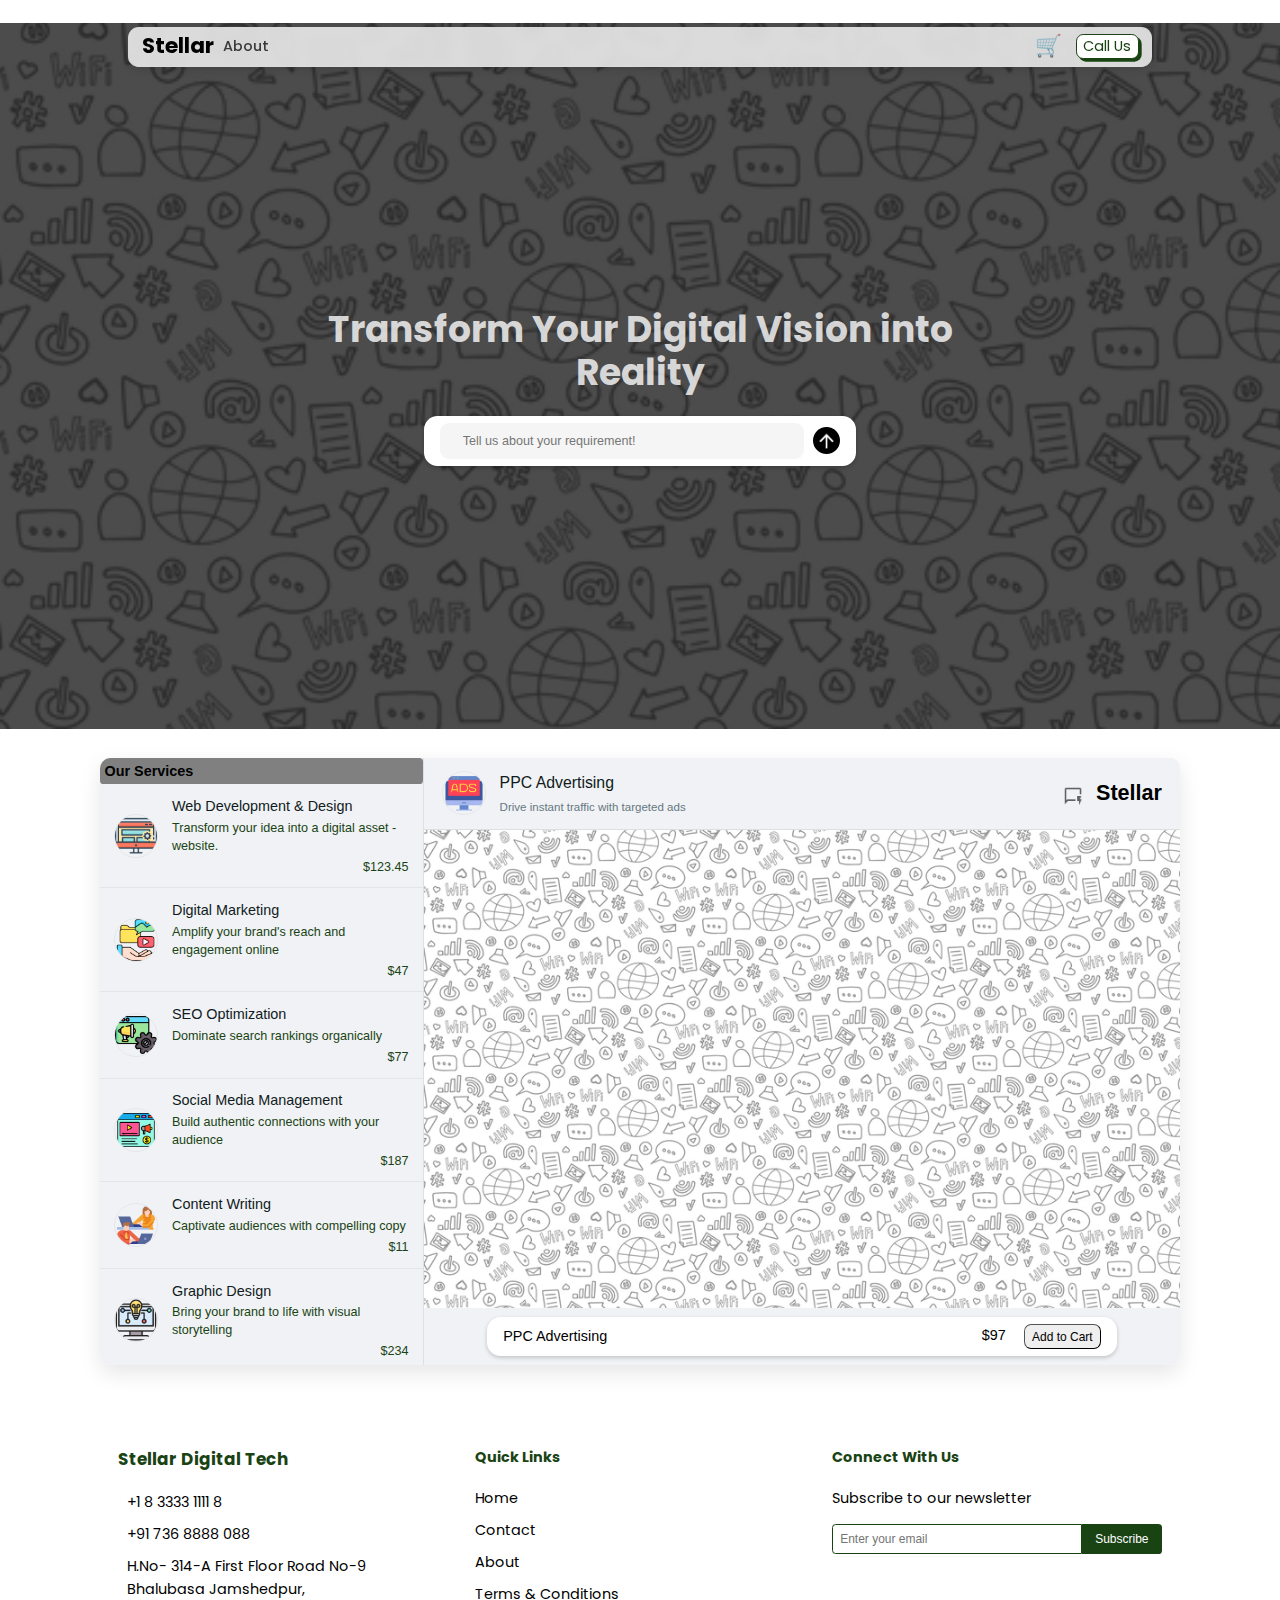
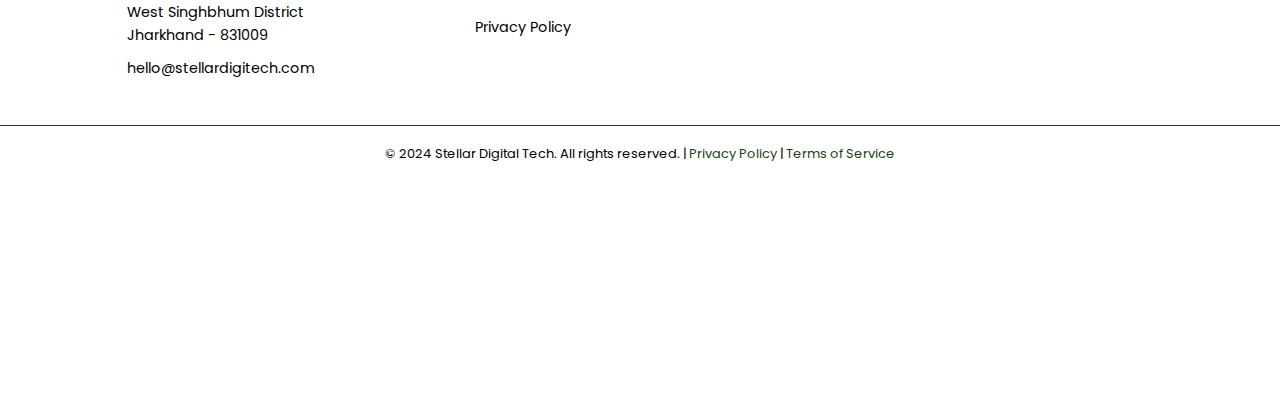
<file: app.html>
<!DOCTYPE html>
<html lang="en">
<head>
    <meta charset="UTF-8">
    <meta name="viewport" content="width=device-width, initial-scale=1.0">
    <title>Stellar Digital Tech - Web Design & Digital Marketing Experts</title>
    <link rel="preconnect" href="https://fonts.googleapis.com">
    <link rel="preconnect" href="https://fonts.gstatic.com" crossorigin>
    <link href="https://fonts.googleapis.com/css2?family=Lora:ital,wght@0,400..700;1,400..700&family=Poppins:ital,wght@0,100;0,200;0,300;0,400;0,500;0,600;0,700;0,800;0,900;1,100;1,200;1,300;1,400;1,500;1,600;1,700;1,800;1,900&display=swap" rel="stylesheet">
    <link rel="stylesheet" href="css/styles.css">
</head>
<body>
        
    <header class="sticky-header">
        <div class="logo"><a href='/' style='    font-size: 1.5rem; font-weight: bold; color: #000;'>Stellar</a></div>
          <nav>
            <ul>
              
              
              <li><a href='/about'>About</a></li>
              
             
             
              
            </ul>
          </nav>
          <div class="cart-icon" onclick="cartManager.toggle()">
            🛒 <span id="cart-count">0</span>
        </div>
      
          <div class="hamburger-menu" onclick="UIHandler.toggleMenu()">☰</div>
          <a href="tel:+1 8 3333 1111 8" class="link-primary">Call Us</a>
      </header>

      <div class="menu-overlay" id="menuOverlay">
        <button class="close-btn" onclick="toggleMenu()">✕</button>
        <ul>
          
              <li><a href="about.html">About</a></li>
            
            
         
        
          
        </ul>
      </div>
      <script defer>function toggleMenu() {
        const menuOverlay = document.getElementById('menuOverlay');
        menuOverlay.classList.toggle('open');
      }
      </script>

      <!-- Cart Modal -->
<div class="cart-modal" id="cartModal">
    <div class="cart-content">
        <div  class="card-content-hs">
            <h3>Your Cart</h3> <span onclick="cartManager.toggle()" class="close-cart">×</span>
        </div>
        
        <div class="cart-items" id="cartItems"></div>
        <div class="cart-total">Total: $<span id="cartTotal">0</span></div>
        <button class="checkout-btn" onclick="cartManager.checkout()">Checkout</button>
    </div>
</div>
    
        <!-- Hero Section -->
<section class="hero">
    <!-- Upper Hero Section -->
    <div class="upper-hero">
        <div class="hero-content">
            <h1>Transform Your Digital Vision into Reality</h1>
            
            <section class="main-section">
                <div class="main-form">
                  <form id="multiStepForm" class="card">
                    <!-- Step 1: Describe Project -->
                    <fieldset class="active">
                      <input type="text"
                        id="text-input" 
                        class="text-input" 
                        placeholder="Tell us about your requirement!" 
                        name="idea" 
                        required
                      >
                    </fieldset>
              
                    <!-- Step 2: Name -->
                    <fieldset>
                      <div class="contact-inputs">
                        <div class="input-container">
                          <img src="img/person_24dp_000000_FILL0_wght400_GRAD0_opsz24.png" alt="Name" class="input-icon">
                          <input 
                            type="text" 
                            placeholder="Full Name*" 
                            name="name" 
                            class="contact-input"
                            required
                          >
                        </div>
                      </div>
                    </fieldset>
              
                    <!-- Step 3: Contact Information -->
                    <fieldset>
                      <div class="contact-inputs">
                        <div class="input-container">
                          <img src="img/mail_24dp_000000_FILL0_wght400_GRAD0_opsz24.png" alt="Email" class="input-icon">
                          <input 
                            type="email" 
                            placeholder="Email address*" 
                            name="email" 
                            class="contact-input"
                            required
                          >
                        </div>
                        <div class="input-container">
                          <img src="img/phone-call.png" alt="Phone" class="input-icon">
                          <input  
                            type="tel" 
                            placeholder="Phone number*" 
                            name="phone" 
                            class="contact-input"
                            required minlength="10" maxlength="12"
                          >
                        </div>
                      </div>
                    </fieldset>
              
                    <!-- Step 4: Additional Information -->
                    <fieldset>
                      <textarea
                        class="text-input"
                        name="additional_info"
                        placeholder="Anything else you want to add before we start this journey?"
                        rows="4"
                      ></textarea>
                    </fieldset>
              
                    <!-- ... rest of your existing buttons and controls ... -->
              
                     <!-- Fixed Left Buttons -->
                     <div class="card-ii">
                      <div class="buttons">
                        
                      
                        <label class="btn">
                          <a href="tel:+1 833 331 1118" style="color: #000; text-decoration: none;"> 
                          <input type="radio" name="option" value="reason" />
                          <img src="img/phone-call.png" alt="Phone Icon" />
                          +1 8 3333 1111 8
                          
                          </a>
                        </label>
                        <label class="btn">
                          <a href="mailto:hello@stellardigitech.com" style="color: #000; text-decoration: none;"> 
                          <input type="radio" name="option" value="reason" />
                          <img src="img/folder (1).png" alt="Search Icon" />
                          hello@stellardigitech.com
                          
                          </a>
                        </label>
                      </div>
              
                      <!-- Single Next/Submit Button -->
                      <button type="button" class="arrow-btn" id="nextBtn">
                        <img
                          src="img/arrow_upward_24dp_FFFFFF_FILL0_wght400_GRAD0_opsz24 (1).png"
                          alt="Next"
                        />
                      </button>
                    </div>
                  </form>
                </div>
              </section>
              
              <div id="successAnimation">
                        
                <p
                  id="successMessage"
                  style="    font-size: 18px;
                  color: rgb(51, 51, 51);
                  margin-top: 15px;
                  display: block;
                  width: 300px;
                  margin: 34px auto;
                  background-color: #fff;
                  padding: 14px;
                  border-radius: 14px;
                  border: 1px solid;"
                >
                  🎉 Thank you! Our representative will be in touch very soon!
                </p>
              </div>
        </div>
    </div>

   

    <style>
        .ticker-container {
            width: 100%;
            overflow: hidden;
            background: #fff;
            color: gray;
            padding: 0px 0;
            position: fixed;
            top: 0;
            white-space: nowrap;
        }

        .ticker-content {
            display: inline-block;
    animation: scroll 320s linear infinite;
    padding-left: 100%;
    font-size: 12px;
    color: #1a4314;
        }

        @keyframes scroll {
            0% {
                transform: translateX(0);
            }
            100% {
                transform: translateX(-100%);
            }
        }
    </style>
</head>
<body>
    <div class="ticker-container">
        <div class="ticker-content">


            +1 8 3333 1111 8 | hello@stellardigitech.com | www.stellardigitech.com |            +1 8 3333 1111 8 | hello@stellardigitech.com | www.stellardigitech.com |
            +1 8 3333 1111 8 | hello@stellardigitech.com | www.stellardigitech.com |
            +1 8 3333 1111 8 | hello@stellardigitech.com | www.stellardigitech.com |
            +1 8 3333 1111 8 | hello@stellardigitech.com | www.stellardigitech.com |
            +1 8 3333 1111 8 | hello@stellardigitech.com | www.stellardigitech.com |
            +1 8 3333 1111 8 | hello@stellardigitech.com | www.stellardigitech.com |
            +1 8 3333 1111 8 | hello@stellardigitech.com | www.stellardigitech.com |

        </div>
    </div>

    <script>
        // Clone the content to create seamless loop
        window.addEventListener('DOMContentLoaded', () => {
            const tickerContent = document.querySelector('.ticker-content');
            const contentClone = tickerContent.cloneNode(true);
            tickerContent.parentNode.appendChild(contentClone);
        });
    </script>
        


  
</section>
<style>
    .whatsapp-section {
        font-family: -apple-system, BlinkMacSystemFont, 'Segoe UI', Roboto, sans-serif;
        max-width: 1200px;
        margin: 2rem auto;
        border-radius: 12px;
        box-shadow: 0 8px 24px rgba(0,0,0,0.1);
        overflow: hidden;
    }
    
    .container {
        display: flex;
        height: 75vh;
        background: var(--background-light);
    }
    
    /* Left Panel */
    .left-panel {
        width: 30%;
        background: var(--sidebar-bg); /* Updated sidebar background */
        border-right: 1px solid rgba(0,0,0,0.08);
    
        display: flex;
      flex-direction: column;
      height: 100%; /* Match container height */
    }
    
    
    .search-bar input {
        width: 100%;
        padding: 12px 20px;
        border: none;
        background: var(--background-light);
        border-radius: 8px;
        margin: 10px;
        font-size: 0.9em;
    }
    
    .service-item {
        display: flex;
        align-items: center;
        padding: 12px 16px;
        cursor: pointer;
        transition: background 0.2s ease;
        border-bottom: 1px solid rgba(0,0,0,0.05);
    }
    
    .service-item:hover {
        background: rgba(0,0,0,0.03);
    }
    
    .service-item.active {
        background: rgba(0,0,0,0.05);
    }
    
    .service-avatar {
        width: 49px;
        height: 49px;
        border-radius: 50%;
        margin-right: 15px;
        object-fit: cover;
        border: 2px solid rgba(0,0,0,0.05);
    }
    
    .service-meta {
        flex: 1;
    }
    
    .service-meta strong {
        font-weight: 500;
        color: #111b21;
        font-size: 1em;
        display: block;
        margin-bottom: 2px;
    }
    
    .service-meta div {
        font-size: 0.875em;
        color: #1a4314;
        line-height: 1.4;
    }
    
    /* Right Panel */
    
    
    .right-panel {
      flex: 1;
      display: flex;
      flex-direction: column;
    }
    .chat-header {
        background: #f0f2f5;
        padding: 14px 20px;
        border-bottom: 1px solid rgba(0,0,0,0.08);
        display: flex;
        align-items: center;
        justify-content: space-between;
    }
    
    .profile-info {
        display: flex;
        align-items: center;
    }
    
    .service-name {
        font-weight: 500;
        font-size: 1.1em;
        margin: 0;
        color: #111b21;
    }
    
    .service-status {
        font-size: 0.8em;
        color: var(--secondary-color);
        margin: 2px 0 0;
    }
    
    .chat-messages {
        background: 
            linear-gradient(rgba(255,255,255,0.9), rgba(255,255,255,0.9)),
            var(--chat-bg-image);
        background-size: cover;
        background: url(img/social-media-sketch-vector-seamless-600nw-1660950727\ \(1\).webp);
        background-position: center;
    }
    
    .message {
        max-width: 65%;
        margin: 0px 0;
        padding: 0px 12px;
        border-radius: 8px;
        position: relative;
        opacity: 0;
        animation: fadeIn 0.3s forwards;
        font-size: 0.95em;
        box-shadow: 0 1px 2px rgba(0, 0, 0, 0.08);
        width: 65%;
        max-width: 65%;}
    
    .message.service {
        background: var(--message-service);
        margin-right: auto;
        border-top-left-radius: 2px;
        margin-bottom: 8px;

    }
    
    .message.user {
        background: var(--message-user);
        margin-left: auto;
        border-top-right-radius: 2px;
        margin-bottom: 8px;
    }
    
    .timestamp {
        font-size: 0.75em;
        color: var(--secondary-color);
        text-align: right;
        margin-top: 4px;
    }
    
    .encryption-notice {
        text-align: center;
        padding: 20px 0;
        color: var(--secondary-color);
        font-size: 0.8em;
        display: flex;
        align-items: center;
        justify-content: center;
        gap: 8px;
        display: none;
    }
    
    @media (max-width: 768px) {
        .container {
            height: 90vh;
        }
        
        .service-avatar {
            width: 40px;
            height: 40px;
        }
        
        .chat-messages {
            padding: 15px 4%;
        }
    }
    
    @keyframes fadeIn {
        from { opacity: 0; transform: translateY(10px); }
        to { opacity: 1; transform: translateY(0); }
    }
    
    
    
    /* Message input field */
    .chat-input {
        padding: 15px 20px;
        background: #ffffff;
        border-top: 1px solid #e9edef;
        display: flex;
        gap: 10px;
        align-items: center;
    }
    
    .input-wrapper {
        flex: 1;
        background: #f0f2f5;
        border-radius: 8px;
        padding: 9px 12px;
    }
    
    .chat-input textarea {
        width: 100%;
        border: none;
        background: transparent;
        resize: none;
        font-family: inherit;
        font-size: 0.95em;
        padding: 4px 0;
    }
    
    .chat-input button {
        background: var(--primary-color);
        border: none;
        color: white;
        padding: 8px 15px;
        border-radius: 6px;
        cursor: pointer;
    }
    
    /* Adjust chat messages height */
    .chat-messages {
        flex: 1;
      overflow-y: auto;
      padding: 20px;
    }
    
    .services-list {
      flex: 1;
      overflow-y: auto;
    }

    .message.service{
        border-bottom: 8px;
    }

    .message.user{
        border-bottom: 8px;
    }
    </style>
<section class="whatsapp-section">
    <div class="container">
        <div class="left-panel">
            <div class="header">
                <div class="search-bar">
                    <h4 style="padding: 2px 5px; border-radius: 4px;background-color: gray;">Our Services</h4>
                </div>
            </div>
            <div class="services-list" id="servicesList"></div>
        </div>
        
        <div class="right-panel">
            <div class="chat-header" id="chatHeader">
                <div class="profile-info">
                    <img class="service-avatar" src="" alt="Service Avatar">
                    <div class="service-meta">
                        <h2 class="service-name"></h2>
                        <p class="service-status" id="service-status-description"></p>
                    </div>
                </div>
                <div style="    display: flex
                ;
                    gap: 15px;
                    align-items: anchor-center;"> <img style="    width: 22px;
                    height: fit-content; margin-top: 6px;" src="img/quickreply_24dp_5F6368_FILL0_wght400_GRAD0_opsz24.png" alt="support"><div><a href="/" style="    font-size: 1.5rem; font-weight: bold; color: #000;">Stellar</a></div></div>
               
            </div>
            <div class="chat-messages" id="chatMessages">
                <div class="encryption-notice">
                    <div class="lock-icon">🔒</div>
                    <p>Messages are end-to-end encrypted</p>
                </div>
                
            </div><div class="card" style="width: -webkit-fill-available; justify-content: space-between;">
                <div class="service-cart-selector" id="service-cart-selector"></div>
                <div style="display: flex; gap: 20px;" class="service-cart-button" id="service-cart-button"></div>
            </div>
            
        </div>
    </div>

        </div>
    </div>
</section>

    <style>
        :root {
    --primary-color: #25D366;
    --secondary-color: #667781;
    --background-light: #f0f2f5;
    --message-user: #DCF8C6;
    --message-service: #FFFFFF;
}
    </style>



<!--
<hr style="width: 80%; margin: 10px auto; color: #333">
<section class="about">
    <div class="about-content">
        <span class="about-span">Innovate</span>
        <h2>Expert Web Development & Design Solutions</h2>
        <p>
            At Stellar Digital Tech, we build responsive, SEO-optimized websites that captivate your audience and boost search engine rankings. Our creative team combines cutting-edge design with powerful development to deliver user-friendly sites that drive engagement and growth.
        </p>
        <div class="about-services">
            <div class="about-web-dev"></div>
            <div class="about-digtal-m"></div>
        </div>
        <div class="about-buttons">
            <a class="link-primary" href="#">Learn More</a>
            <a class="link-secondary" href="#">Get Started ></a>
        </div>
    </div>
    <div class="about-img">
        <img src="img/web-design-concept-with-drawings.png" alt="Expert Web Development and Design">
    </div>
</section>

<section class="about">
    <div class="about-img">
        <img src="img/marketing-online-strategy-with-drawings.png" alt="Digital Marketing Strategy">
    </div>
    <div class="about-content">
        <span class="about-span">Accelerate</span>
        <h2>Powerful Digital Marketing Strategies</h2>
        <p>
            Boost your online visibility with our comprehensive digital marketing services. We specialize in SEO, PPC, social media campaigns, and content marketing to drive targeted traffic and maximize ROI. Let our innovative strategies help you dominate the digital landscape.
        </p>
        <div class="about-services">
            <div class="about-web-dev"></div>
            <div class="about-digtal-m"></div>
        </div>
        <div class="about-buttons">
            <a class="link-primary" href="#">Discover More</a>
            <a class="link-secondary" href="#">Start Now ></a>
        </div>
    </div>
</section>

<section class="about">
    <div class="about-content">
        <span class="about-span">Optimize</span>
        <h2>Data-Driven Conversion Optimization</h2>
        <p>
            Transform your website into a conversion powerhouse with our analytics and optimization services. Using advanced A/B testing, heatmaps, and user behavior analysis, we fine-tune your site to maximize lead generation and sales. Experience measurable improvements in your conversion rates and customer engagement.
        </p>
        <div class="about-services">
            <div class="about-web-dev"></div>
            <div class="about-digtal-m"></div>
        </div>
        <div class="about-buttons">
            <a class="link-primary" href="#">See How</a>
            <a class="link-secondary" href="#">Contact Us ></a>
        </div>
    </div>
    <div class="about-img">
        <img src="img/32718.png" alt="Data-Driven Conversion Optimization">
    </div>
</section>



        <section class="empower-section">
            <div class="empower-container">
                <h1 class="empower-main-heading">Empower</h1>
                <h2 class="empower-subheading">Transform Your Vision into Digital<br>Reality</h2>
                
                <p class="empower-lead">Choosing Stellar Digital Tech means partnering with experts who prioritize your success.</p>
                <p class="empower-description">Our tailored solutions ensure your business stands out in the digital landscape.</p>
        
                <div class="empower-columns">
                    <div class="empower-column-item">
                        <h3 class="empower-column-heading">Expertise in Cutting-Edge<br>Technologies</h3>
                        <p class="empower-column-text">We leverage the latest tools to deliver exceptional</p>
                        <img>
                    </div>
                    
                    <div class="empower-column-item">
                        <h3 class="empower-column-heading">Customized Strategies for<br>Every Business</h3>
                        <p class="empower-column-text">Our solutions are designed to meet your unique</p>
                        <img>
                    </div>
                    
                    <div class="empower-column-item">
                        <h3 class="empower-column-heading">Dedicated Support Every<br>Step of the Way</h3>
                        <p class="empower-column-text">Our tailored solutions ensure your business succeeds</p>
                        <img>
                    </div>
                </div>
            </div>
        </section>
    

<section class="services-container">
    <h2>Our Services</h2>
    <div class="services-grid">
      
    </div>
</section>

<style>
    
    /* faq styles start*/

    .faq-heading {
        text-align: center;
        font-size: 2em;
        color: #333333;
        margin-bottom: 20px;
      }

      .faq-section{
        display: flex;
        justify-content: space-between;

      }

      .faq-img-container {
        display: flex;
        justify-content: center;  /* Centers the image horizontally */
        align-items: center;      /* Centers the image vertically */
        height: auto;            /* Set a fixed height for the container, or adjust as needed */
        width: 100%  ;
        overflow: hidden;            /* Full width */
      }
      
      .faq-img-container img {
        max-width: 140%;          /* Ensures the image does not exceed the container's width */
        max-height: 100%;         /* Ensures the image does not exceed the container's height */
        object-fit: contain;      /* Ensures the image maintains its aspect ratio without stretching */
      }
      
      


      .faq-container {
        width: 85%;
        max-width: 960px;
        display: flex
;
    flex-direction: column;
    justify-content: center;
    margin: 20px;
    padding: 30px;
      }

      .faq-item {
        border: 1px solid #000;
        border-radius: 10px;
        margin: 10px 0;
        overflow: hidden;
        transition: all 0.3s ease;
        
      }

      .faq-question {
        padding: 14px 20px;
        cursor: pointer;
        color: #000;
        display: flex
    ;
        justify-content: space-between;
        align-items: center;
        font-size: 1em;
      }

      .faq-answer {
        max-height: 0;
        padding: 0 20px;
        overflow: hidden;
        background-color: #ffffff;
        transition: max-height 0.3s ease, padding 0.3s ease;
        color: #333;
        font-size: 1em;
        border-radius: 0 0 10px 10px;
      }

      .faq-answer p {
        margin: 20px 0;
      }

      .faq-item.active .faq-answer {
        max-height: 280px;
        padding: 0px 20px;
        
      }

      .faq-item.active{
        border: 2px solid #000;
        box-shadow: 6px 6px 0px 0px black; /* Extra black border effect */
      }

      .faq-item.active .faq-question {
        color: #000;
        font-weight: 500;
        
        
      }

      

      .faq-item.active .faq-question::after {
        content: '-';
       
      }

      .faq-question::after {
        content: '+';
        font-size: 1.5em;
        color: #000;
      }

      /* For screens smaller than 1200px (laptops) */
@media (max-width: 1200px) {
  .faq-section {
    flex-direction: column;
    align-items: center;
  }

  .faq-container {
    width: 80%;
  }
}

/* For screens smaller than 768px (tablets and smaller laptops) */
@media (max-width: 768px) {
  .faq-section {
    flex-direction: column-reverse;
    align-items: center;
  }

  .faq-container {
    width: 90%;
    padding: 20px;
  }

  .faq-item {
    margin: 8px 0;
  }

  .faq-img-container img {
    width: 100%;
    height: auto;
  }
}

/* For screens smaller than 480px (smartphones) */
@media (max-width: 480px) {
  .faq-heading {
    font-size: 1.5em;
    margin-bottom: 15px;
  }

  .faq-container {
    width: 100%;
    padding: 15px;
  }

  .faq-item {
    margin: 5px 0;
  }

  .faq-question {
    font-size: 0.9em;
  }

  .faq-answer p {
    font-size: 0.9em;
  }
}

      /* faq styles end */
</style>
<section class="faq-section" style="margin: 0 auto;">
    <div class="faq-container">
      <h1 class="faq-heading" id="smooth-up-animate">Frequently Asked Questions</h1>
  
      <div class="faq-item active" id="smooth-up-animate">
        <div class="faq-question">What services does Stellar Digi Tech offer?</div>
        <div class="faq-answer">
          <p>We specialize in cutting-edge web development and comprehensive digital marketing. Our offerings include custom website design, development, SEO, pay-per-click advertising, social media management, and content strategy—designed to help your business thrive online.</p>
        </div>
      </div>
  
      <div class="faq-item" id="smooth-up-animate">
        <div class="faq-question">What does unlimited support include?</div>
        <div class="faq-answer">
          <p>Unlimited support means you can request as many website updates or tweaks as needed during your support period. For our Starter plan, you get one month of free support, while our Business plan includes three months. After that, you can easily purchase an additional support package to keep your site up-to-date.</p>
        </div>
      </div>
  
      <div class="faq-item" id="smooth-up-animate">
        <div class="faq-question">How does the website development process work?</div>
        <div class="faq-answer">
          <p>We start with a detailed consultation to understand your business goals and vision. Then we move through the design, development, and testing phases—ensuring you’re involved every step of the way. This collaborative process guarantees a website that truly represents your brand.</p>
        </div>
      </div>
  
      <div class="faq-item" id="smooth-up-animate">
        <div class="faq-question">Will my website be optimized for search engines?</div>
        <div class="faq-answer">
          <p>Absolutely. All our websites come with on-page SEO essentials to ensure search engines can index your site properly. For those seeking a competitive edge, we offer advanced SEO and digital marketing packages designed to boost your online visibility.</p>
        </div>
      </div>
  
      <div class="faq-item" id="smooth-up-animate">
        <div class="faq-question">How long does it take to build a website?</div>
        <div class="faq-answer">
          <p>Depending on your project’s complexity, our website development typically takes between 2 to 6 weeks. More intricate projects might require a longer timeline, but we always strive to deliver quality work on schedule.</p>
        </div>
      </div>
  
      <div class="faq-item" id="smooth-up-animate">
        <div class="faq-question">How do I get started with Stellar Digi Tech?</div>
        <div class="faq-answer">
          <p>Getting started is simple! Contact us by calling <strong> +1 8 3333 1111 8</strong> or by filling out the contact form on our website. Our team will schedule a consultation to discuss your project requirements and guide you through the next steps.</p>
        </div>
      </div>
      
    </div>
  </section>
  

  <script>
    document.querySelectorAll('.faq-question').forEach(question => {
        question.addEventListener('click', () => {
            const faqItem = question.parentElement;
            
            // Toggle active class on clicked item
            faqItem.classList.toggle('active');
            
            // Close other open items
            document.querySelectorAll('.faq-item').forEach(item => {
                if (item !== faqItem) {
                    item.classList.remove('active');
                }
            });
        });
    });
</script>

-->



        <section class="testimonials"></section>
        <footer class="site-footer">
            <div class="footer-container">
                <div class="footer-section">
                    <h3>Stellar Digital Tech</h3>
                    <style> .pe-links{color: #000;}</style>
                    <div class="contact-info">
                        <p><i class="fas fa-phone"></i><a href="tel:+1 8 3333 1111 8" class="pe-links"> +1 8 3333 1111 8</a></p>
                        <p><i class="fas fa-phone"></i> <a href="tel:+91 736 8888 088" class="pe-links"> +91 736 8888 088</a></p>
                        <p><i class="fas fa-map-marker-alt"></i> H.No- 314-A
                            First Floor
                            Road No-9 <br>
                            Bhalubasa
                            Jamshedpur,<br> West Singhbhum District<br>
                            Jharkhand - 831009</p>
                        <p><i class="fas fa-envelope"></i><a href="mailto:hello@stellardigitech.com" class="pe-links"> hello@stellardigitech.com</a> </p>
                    </div>
                </div>
                
                <div class="footer-section">
                    <h4>Quick Links</h4>
                    <ul class="footer-links">
                        <li><a href="/">Home</a></li>
                        <li><a href="/contact.html">Contact</a></li>
                        <li><a href="/about.html">About</a></li>
                        <li><a href="/terms.html">Terms & Conditions</a></li>
                        <li><a href="/policy.html">Privacy Policy</a></li>
                    </ul>
                </div>
        
                <div class="footer-section">
                    <h4>Connect With Us</h4>
                    <div class="social-links">
                        <a href="#"><i class="fab fa-linkedin"></i></a>
                        <a href="#"><i class="fab fa-twitter"></i></a>
                        <a href="#"><i class="fab fa-facebook"></i></a>
                        <a href="#"><i class="fab fa-instagram"></i></a>
                    </div>
                    <div class="newsletter">
                        <p>Subscribe to our newsletter</p>
                        <form>
                            <input type="email" placeholder="Enter your email">
                            <button type="submit">Subscribe</button>
                        </form>
                    </div>
                </div>
            </div>
        
            <div class="footer-bottom">
                <p>&copy; 2024 Stellar Digital Tech. All rights reserved. | <a href="/policy.html">Privacy Policy</a> | <a href="/terms">Terms of Service</a></p>
            </div>
        </footer>
        
        <style>
        .site-footer {
            background-color: #ffffff; /* White background */
            color: #000000; /* Black text */
            padding: 40px 0 20px;
            margin-top: 50px;
        }
        
        .footer-container {
            max-width: 1200px;
            margin: 0 auto;
            display: grid;
            grid-template-columns: repeat(auto-fit, minmax(250px, 1fr));
            gap: 30px;
            padding: 0 20px;
        }
        
        .footer-section h3, .footer-section h4 {
            color: #1a4314; /* Blue for headers */
            margin-bottom: 20px;
        }
        
        .contact-info p {
            margin: 10px 0;
            display: flex;
            align-items: center;
        }
        
        .contact-info i {
            margin-right: 10px;
            color: #1a4314; /* Blue for icons */
        }
        
        .footer-links {
            list-style: none;
            padding: 0;
        }
        
        .footer-links li {
            margin: 10px 0;
        }
        
        .footer-links a {
            color: #000000; /* Black text for links */
            text-decoration: none;
        }
        
        .footer-links a:hover {
            color: #1a4314; /* Blue on hover */
        }
        
        .social-links {
            display: flex;
            gap: 15px;
            font-size: 24px;
        }
        
        .social-links a {
            color: #1a4314; /* Blue for social icons */
            transition: color 0.3s;
        }
        
        .social-links a:hover {
            color: #000000; /* Black on hover */
        }
        
        .newsletter form {
            display: flex;
            margin-top: 15px;
        }
        
        .newsletter input {
            padding: 8px;
            border: 1px solid #1a4314; /* Blue border */
            border-radius: 4px 0 0 4px;
            flex: 1;
        }
        
        .newsletter button {
            background-color: #1a4314; /* Blue button */
            color: white;
            border: none;
            padding: 8px 15px;
            border-radius: 0 4px 4px 0;
            cursor: pointer;
        }
        
        .footer-bottom {
            text-align: center;
            border-top: 1px solid #1a4314; /* Blue border */
            margin-top: 40px;
            padding: 20px;
        }
        
        .footer-bottom p {
            margin: 0;
            font-size: 0.9em;
        }
        
        .footer-bottom a {
            color: #1a4314; /* Blue for footer links */
            text-decoration: none;
        }
        </style>

        

    
    <!-- Add this CSS to your styles -->
    <style>
    .loader {
        border: 3px solid #f3f3f3;
        border-top: 3px solid #3498db;
        border-radius: 50%;
        width: 20px;
        height: 20px;
        animation: spin 1s linear infinite;
        margin: 0 auto;
    }
    
    @keyframes spin {
        0% { transform: rotate(0deg); }
        100% { transform: rotate(360deg); }
    }
    
    fieldset {
        display: none;
    }
    
    fieldset.active {
        display: block;
    }
    </style>


<script>
    // ----------------------
// Helper Functions & Global Variables
// ----------------------
let isIndianUser = false;
let conversionRate = 1; // default: no conversion

// Detect user location based on browser language (for demo purposes)
function detectUserLocation() {
    return fetch("https://ipapi.co/json/")
    .then(response => response.json())
    .then(data => {
      if (data && data.country_code === "IN") {
        isIndianUser = true;
        conversionRate = fetchConversionRate();
      } else {
        isIndianUser = false;
      }
    })
    .catch(err => {
      console.error("Could not fetch IP location. Falling back to browser language.", err);
      // Fallback to checking the browser's language if the IP lookup fails
      if (navigator.language && navigator.language.includes("en-IN")) {
        isIndianUser = true;
        conversionRate = fetchConversionRate();
      } else {
        isIndianUser = false;
      }
    });
}

// Get the current USD to INR conversion rate
function fetchConversionRate() {
  // For demonstration, using a hardcoded rate.
  // Replace with a live API call if needed.
  return 82;
}

// Convert a USD price to a formatted price based on user location
function formatPrice(priceInUSD) {
  if (isIndianUser) {
    const convertedPrice = Math.ceil(priceInUSD * conversionRate);
    return `₹${convertedPrice}`;
  } else {
    return `$${priceInUSD}`;
  }
}

// If the price is stored as a string (e.g. "$123.45"), extract its numeric value.
function getNumericPrice(priceValue) {
  if (typeof priceValue === 'string' && priceValue.startsWith('$')) {
    return parseFloat(priceValue.substring(1));
  }
  return priceValue;
}

// ----------------------
// CartManager Class
// ----------------------
class CartManager {
  constructor() {
    this.cart = [];
    this.services = [
      { id: 1, name: 'Web Development & Design', price: 123.45 },
      { id: 2, name: 'Digital Marketing', price: 47 },
      { id: 3, name: 'SEO Optimization', price: 77 },
      { id: 4, name: 'Social Media Management', price: 187 },
      { id: 5, name: 'Content Writing', price: 11 },
      { id: 6, name: 'Graphic Design', price: 234 },
      { id: 7, name: 'E-commerce Store Setup', price: 567 },
      { id: 8, name: 'Mobile App Development', price: 678 },
      { id: 9, name: 'Email Marketing', price: 123 },
      { id: 10, name: 'PPC Advertising', price: 97 },
      { id: 11, name: 'Logo Design', price: 44 },
      { id: 12, name: 'UI/UX Design', price: 12 },
      { id: 13, name: 'Video Editing', price: 123 },
      { id: 14, name: 'Business Consulting', price: 910 },
      { id: 15, name: 'CRM Setup & Integration', price: 1210 },
    ];
  }

  init() {
    this.updateCart();
  }

  addItem(serviceId) {
    const service = this.services.find(s => s.id === serviceId);
    this.cart.push(service);
    this.updateCart();
  }

  updateCart() {
    document.getElementById('cart-count').textContent = this.cart.length;
    const cartItems = document.getElementById('cartItems');
    const total = this.cart.reduce((sum, item) => sum + item.price, 0);

    cartItems.innerHTML = this.cart.map(item => `
      <div class="cart-item">
        <span>${item.name}</span>
        <span>${formatPrice(item.price)}</span>
      </div>
    `).join('');

    document.getElementById('cartTotal').textContent = formatPrice(total);
  }

  toggle() {
    const modal = document.getElementById('cartModal');
    modal.style.display = modal.style.display === 'block' ? 'none' : 'block';
  }

  checkout() {
    window.location.href = 'https://example.com';
    this.cart = [];
    this.updateCart();
    this.toggle();
  }
}

// ----------------------
// ServicesChat Class
// ----------------------
class ServicesChat {
  constructor() {
    this.services = {
      "web-dev": {
        name: "Web Development & Design",
        image: "web-dev-avatar.png",
        price: "$123.45",
        id: 1,
        lastMessage: "Transform your idea into a digital asset - website.",
        timestamp: "2/19/2025",
        messages: [
          { type: "user", text: "Hi, I heard about Stellar from a friend of mine, i need a websitefor my caffe", time: "09:00" },
          { type: "service", text: `
            <ol>
              <strong>Website Development & Designing Services</strong>
              <li>🎨 <strong>Custom Homepage Design</strong><br>Showcase your café's vibe.</li>
              <li>📄 <strong>Up to 5 Pages</strong><br>Home, Menu, About, Contact & More.</li>
              <li>📱 <strong>Responsive Layout</strong><br>Optimized for mobile & desktop.</li>
              <li>📍 <strong>Google Map Integration</strong><br>Easy-to-find location.</li>
              <li>💌 <strong>Contact Form</strong><br>Engage customers securely.</li>
              <li>🔍 <strong>SEO Ready</strong><br>Boost your online visibility.</li>
              <li>⚡ <strong>Live Chat Support</strong><br>Instant help when needed.</li>
            </ol>
          `, time: "09:02" },
          { type: "user", text: "That sounds impressive. How much will it cost me?", time: "09:03" },
          { type: "service", text: `That will cost $123.45`, time: "09:04" },
        ]
      },
      "digital-marketing": {
        name: "Digital Marketing",
        image: "digital-marketing-avatar.png",
        price: "$47.00",
        id: 2,
        lastMessage: "Amplify your brand's reach and engagement online",
        timestamp: "2/19/2025",
        messages: [
          { type: "user", text: "Hi, I want to increase sales for my online store", time: "09:00" },
          { type: "service", text: `
            <ol>
              <strong>Digital Marketing Services</strong>
              <li>📈 <strong>Social Media Strategy</strong><br>Platform-specific campaigns</li>
              <li>📧 <strong>Email Campaigns</strong><br>Targeted customer outreach</li>
              <li>🎯 <strong>Audience Analytics</strong><br>Data-driven targeting</li>
              <li>📊 <strong>ROI Tracking</strong><br>Performance dashboards</li>
              <li>📹 <strong>Video Marketing</strong><br>YouTube & social ads</li>
              <li>🤝 <strong>Influencer Partnerships</strong><br>Brand ambassador programs</li>
            </ol>
          `, time: "09:02" },
          { type: "user", text: "What's the investment required?", time: "09:03" },
          { type: "service", text: `That will cost $47.00`, time: "09:04" }
        ]
      },
      "seo-optimization": {
        name: "SEO Optimization",
        image: "seo-optimization-avatar.png",
        price: "$77.00",
        id: 3,
        lastMessage: "Dominate search rankings organically",
        timestamp: "2/19/2025",
        messages: [
          { type: "user", text: "My website isn't showing up in Google searches", time: "09:00" },
          { type: "service", text: `
            <ol>
              <strong>SEO Services</strong>
              <li>🔎 <strong>Keyword Research</strong><br>High-value search terms</li>
              <li>📝 <strong>Content Optimization</strong><br>Search-friendly copy</li>
              <li>📈 <strong>Rank Tracking</strong><br>Weekly position reports</li>
              <li>🔗 <strong>Backlink Building</strong><br>Authority link acquisition</li>
              <li>🚀 <strong>Technical SEO</strong><br>Site speed optimization</li>
              <li>📊 <strong>Competitor Analysis</strong><br>Gap identification</li>
            </ol>
          `, time: "09:02" },
          { type: "user", text: "What's the pricing for this?", time: "09:03" },
          { type: "service", text: `That will cost $77.00`, time: "09:04" }
        ]
      },
      "social-media-management": {
        name: "Social Media Management",
        image: "social-media-management-avatar.png",
        price: "$187.00",
        id: 4,
        lastMessage: "Build authentic connections with your audience",
        timestamp: "2/19/2025",
        messages: [
          { type: "user", text: "I need help managing my company's social presence", time: "09:00" },
          { type: "service", text: `
            <ol>
              <strong>Social Media Services</strong>
              <li>📅 <strong>Content Calendar</strong><br>Strategic posting schedule</li>
              <li>💬 <strong>Community Management</strong><br>24/7 comment monitoring</li>
              <li>📸 <strong>Visual Storytelling</strong><br>Eye-catching graphics</li>
              <li>📈 <strong>Performance Reports</strong><br>Monthly analytics review</li>
              <li>🎥 <strong>Reels/Stories Creation</strong><br>Trending format content</li>
            </ol>
          `, time: "09:02" },
          { type: "user", text: "What's the cost for this service?", time: "09:03" },
          { type: "service", text: `That will cost $187.00`, time: "09:04" }
        ]
      },
      "content-writing": {
        name: "Content Writing",
        image: "content-writing-avatar.png",
        price: "$11.00",
        id: 5,
        lastMessage: "Captivate audiences with compelling copy",
        timestamp: "2/19/2025",
        messages: [
          { type: "user", text: "I need engaging content for my blog", time: "09:00" },
          { type: "service", text: `
            <ol>
              <strong>Content Services</strong>
              <li>✍️ <strong>Blog Posts</strong><br>SEO-optimized articles</li>
              <li>📖 <strong>Whitepapers</strong><br>In-depth industry reports</li>
              <li>📢 <strong>Press Releases</strong><br>Media-ready announcements</li>
              <li>📧 <strong>Email Sequences</strong><br>Conversion-focused copy</li>
              <li>📱 <strong>Social Media Captions</strong><br>Platform-specific tone</li>
            </ol>
          `, time: "09:02" },
          { type: "user", text: "What's the pricing structure?", time: "09:03" },
          { type: "service", text: `That will cost $11.00`, time: "09:04" }
        ]
      },
      "graphic-design": {
        name: "Graphic Design",
        image: "graphic-design-avatar.png",
        price: "$234.00",
        id: 6,
        lastMessage: "Bring your brand to life with visual storytelling",
        timestamp: "2/19/2025",
        messages: [
          { type: "user", text: "I need professional visuals for my startup", time: "09:00" },
          { type: "service", text: `
            <ol>
              <strong>Graphic Design Services</strong>
              <li>🎨 <strong>Brand Identity Kit</strong><br>Logo + color palette + typography</li>
              <li>📄 <strong>Marketing Materials</strong><br>Brochures, flyers & business cards</li>
              <li>📱 <strong>Social Media Templates</strong><br>Ready-to-post graphic sets</li>
              <li>📦 <strong>Product Packaging</strong><br>Retail-ready box designs</li>
              <li>🖼️ <strong>Digital Illustrations</strong><br>Custom artwork creation</li>
            </ol>
          `, time: "09:02" },
          { type: "user", text: "What's the investment for this package?", time: "09:03" },
          { type: "service", text: `That will cost $234.00`, time: "09:04" }
        ]
      },
      "ecommerce-setup": {
        name: "E-commerce Store Setup",
        image: "ecommerce-setup-avatar.png",
        price: "$567.00",
        id: 7,
        lastMessage: "Launch your online store in record time",
        timestamp: "2/19/2025",
        messages: [
          { type: "user", text: "I want to sell products online", time: "09:00" },
          { type: "service", text: `
            <ol>
              <strong>E-commerce Services</strong>
              <li>🛒 <strong>Platform Setup</strong><br>Shopify/WooCommerce configuration</li>
              <li>💳 <strong>Payment Gateway</strong><br>Stripe/PayPal integration</li>
              <li>📦 <strong>Product Upload</strong><br>Up to 50 SKUs included</li>
              <li>📱 <strong>Mobile-Optimized</strong><br>Seamless shopping experience</li>
              <li>🔒 <strong>SSL Security</strong><br>PCI-compliant checkout</li>
            </ol>
          `, time: "09:02" },
          { type: "user", text: "What's the total cost?", time: "09:03" },
          { type: "service", text: `That will cost $567.00`, time: "09:04" }
        ]
      },
      "mobile-app-dev": {
        name: "Mobile App Development",
        image: "mobile-app-dev-avatar.png",
        price: "$678.00",
        id: 8,
        lastMessage: "Create native mobile experiences",
        timestamp: "2/19/2025",
        messages: [
          { type: "user", text: "Need an app for both iOS and Android", time: "09:00" },
          { type: "service", text: `
            <ol>
              <strong>App Development Services</strong>
              <li>📱 <strong>Cross-Platform</strong><br>React Native development</li>
              <li>🔐 <strong>User Authentication</strong><br>Social login integration</li>
              <li>📊 <strong>Analytics Dashboard</strong><br>User behavior tracking</li>
              <li>🛒 <strong>In-App Purchases</strong><br>Digital product sales</li>
              <li>🔔 <strong>Push Notifications</strong><br>Engagement features</li>
            </ol>
          `, time: "09:02" },
          { type: "user", text: "What's the pricing for this?", time: "09:03" },
          { type: "service", text: `That will cost $678.00`, time: "09:04" }
        ]
      },
      "email-marketing": {
        name: "Email Marketing",
        image: "email-marketing-avatar.png",
        price: "$123.00",
        id: 9,
        lastMessage: "Nurture leads with automated campaigns",
        timestamp: "2/19/2025",
        messages: [
          { type: "user", text: "Need to improve email conversions", time: "09:00" },
          { type: "service", text: `
            <ol>
              <strong>Email Services</strong>
              <li>📧 <strong>Campaign Strategy</strong><br>Drip sequence planning</li>
              <li>✉️ <strong>Template Design</strong><br>Mobile-responsive layouts</li>
              <li>📊 <strong>A/B Testing</strong><br>Subject line optimization</li>
              <li>📈 <strong>Analytics Tracking</strong><br>Open/click rate monitoring</li>
              <li>🤖 <strong>Automation Setup</strong><br>Trigger-based emails</li>
            </ol>
          `, time: "09:02" },
          { type: "user", text: "What's the cost structure?", time: "09:03" },
          { type: "service", text: `That will cost $123.00`, time: "09:04" }
        ]
      },
      "ppc-advertising": {
        name: "PPC Advertising",
        image: "ppc-advertising-avatar.png",
        price: "$97.00",
        id: 10,
        lastMessage: "Drive instant traffic with targeted ads",
        timestamp: "2/19/2025",
        messages: [
          { type: "user", text: "Want to run Google/Facebook ads", time: "09:00" },
          { type: "service", text: `
            <ol>
              <strong>PPC Services</strong>
              <li>🎯 <strong>Audience Targeting</strong><br>Demographic filtering</li>
              <li>📈 <strong>Ad Creation</strong><br>Compelling copy & visuals</li>
              <li>💰 <strong>Budget Management</strong><br>Daily spend optimization</li>
              <li>📊 <strong>Conversion Tracking</strong><br>ROI measurement</li>
              <li>🔄 <strong>Ad Rotation</strong><br>Variation testing</li>
            </ol>
          `, time: "09:02" },
          { type: "user", text: "What's the investment needed?", time: "09:03" },
          { type: "service", text: `That will cost $97.00`, time: "09:04" }
        ]
      },
      "logo-design": {
        name: "Logo Design",
        image: "logo-design-avatar.png",
        price: "$44.00",
        id: 11,
        lastMessage: "Create a memorable brand identity",
        timestamp: "2/19/2025",
        messages: [
          { type: "user", text: "Need a professional logo", time: "09:00" },
          { type: "service", text: `
            <ol>
              <strong>Logo Services</strong>
              <li>🎨 <strong>3 Concepts</strong><br>Initial design proposals</li>
              <li>✏️ <strong>Unlimited Revisions</strong><br>Until you're satisfied</li>
              <li>📁 <strong>File Formats</strong><br>PNG, JPEG, SVG, PDF</li>
              <li>🎭 <strong>Color Variations</strong><br>Light/dark versions</li>
              <li>📝 <strong>Style Guide</strong><br>Usage recommendations</li>
            </ol>
          `, time: "09:02" },
          { type: "user", text: "What's the pricing?", time: "09:03" },
          { type: "service", text: `That will cost $44.00`, time: "09:04" }
        ]
      },
      "uiux-design": {
        name: "UI/UX Design",
        image: "uiux-design-avatar.png",
        price: "$12.00",
        id: 12,
        lastMessage: "Craft intuitive user experiences",
        timestamp: "2/19/2025",
        messages: [
          { type: "user", text: "Need to improve app usability", time: "09:00" },
          { type: "service", text: `
            <ol>
              <strong>UI/UX Services</strong>
              <li>📱 <strong>Wireframing</strong><br>Low-fidelity prototypes</li>
              <li>🎨 <strong>Visual Design</strong><br>Pixel-perfect mockups</li>
              <li>🧭 <strong>User Flow</strong><br>Journey mapping</li>
              <li>📊 <strong>Usability Testing</strong><br>User feedback sessions</li>
              <li>📚 <strong>Design System</strong><br>Component library</li>
            </ol>
          `, time: "09:02" },
          { type: "user", text: "What's the cost estimate?", time: "09:03" },
          { type: "service", text: `That will cost $12.00`, time: "09:04" }
        ]
      },
      "video-editing": {
        name: "Video Editing",
        image: "video-editing-avatar.png",
        price: "$123.00",
        id: 13,
        lastMessage: "Transform raw footage into polished content",
        timestamp: "2/19/2025",
        messages: [
          { type: "user", text: "Need editing for product demo videos", time: "09:00" },
          { type: "service", text: `
            <ol>
              <strong>Video Services</strong>
              <li>✂️ <strong>Trimming & Cutting</strong><br>Remove unwanted footage</li>
              <li>🎞️ <strong>Transitions</strong><br>Professional scene changes</li>
              <li>🎵 <strong>Sound Design</strong><br>Music & SFX integration</li>
              <li>📹 <strong>Color Grading</strong><br>Visual style enhancement</li>
              <li>📦 <strong>Multi-Format Export</strong><br>MP4, MOV, AVI</li>
            </ol>
          `, time: "09:02" },
          { type: "user", text: "What's the pricing structure?", time: "09:03" },
          { type: "service", text: `That will cost $123.00`, time: "09:04" }
        ]
      },
      "business-consulting": {
        name: "Business Consulting",
        image: "business-consulting-avatar.png",
        price: "$910.00",
        id: 14,
        lastMessage: "Strategic guidance for business growth",
        timestamp: "2/19/2025",
        messages: [
          { type: "user", text: "Need help scaling my business", time: "09:00" },
          { type: "service", text: `
            <ol>
              <strong>Consulting & IT Services</strong>
              <li>📈 <strong>Business Planning</strong><br>Develop a detailed 5-year roadmap to steer your business growth and market positioning.</li>
              <li>💰 <strong>Financial Modeling</strong><br>Craft robust revenue projections and financial strategies for sustainable success.</li>
              <li>📊 <strong>Market Analysis</strong><br>Perform comprehensive competitor benchmarking and market research to stay ahead.</li>
              <li>🤝 <strong>Partnership Strategy</strong><br>Forge strategic alliances that expand your network and drive mutual business growth.</li>
              <li>📑 <strong>Operational Audit</strong><br>Optimize internal processes through targeted audits and streamlined operations.</li>
              <li>🎨 <strong>Logo Designing</strong><br>Establish a strong visual brand identity with creative, professionally designed logos.</li>
              <li>🕒 <strong>27/7 IT Support</strong><br>Benefit from round-the-clock remote IT assistance to keep your operations running smoothly.</li>
              <li>🌐 <strong>Network & IT Services</strong><br>Ensure uninterrupted connectivity with reliable network management and IT solutions.</li>
              <li>🔒 <strong>Firewall Services</strong><br>Safeguard your digital assets with advanced firewall protection and proactive cybersecurity.</li>
            </ol>
          `, time: "09:02" },
          { type: "user", text: "What's the investment required?", time: "09:03" },
          { type: "service", text: `That will cost $910.00`, time: "09:04" }
        ]
      },
      "crm-setup": {
        name: "CRM Setup & Integration",
        image: "crm-setup-avatar.png",
        price: "$1210.00",
        id: 15,
        lastMessage: "Streamline customer relationships",
        timestamp: "2/19/2025",
        messages: [
          { type: "user", text: "Need CRM system for sales team", time: "09:00" },
          { type: "service", text: `
            <ol>
              <strong>CRM Services</strong>
              <li>🛠️ <strong>System Selection</strong><br>HubSpot/Salesforce/Zoho</li>
              <li>📥 <strong>Data Migration</strong><br>Legacy system transfer</li>
              <li>🤖 <strong>Automation</strong><br>Lead nurturing workflows</li>
              <li>📊 <strong>Reporting</strong><br>Custom dashboards</li>
              <li>🔗 <strong>API Integration</strong><br>3rd party app connections</li>
            </ol>
          `, time: "09:02" },
          { type: "user", text: "What's the total cost?", time: "09:03" },
          { type: "service", text: `That will cost $1210.00`, time: "09:04" }
        ]
      }
    };
  }

  init() {
    this.renderServicesList();
    this.loadService('ppc-advertising');
    this.addServiceClickListeners();
  }

  renderServicesList() {
    const list = document.getElementById('servicesList');
    list.innerHTML = Object.keys(this.services).map(key => `
      <div class="service-item">
        <img class="service-avatar" src="${this.services[key].image}" alt="${this.services[key].name}">
        <div class="service-meta">
          <strong>${this.services[key].name}</strong>
          <div>${this.services[key].lastMessage}</div>
          <div class="timestamp">${formatPrice(getNumericPrice(this.services[key].price))}</div>
        </div>
      </div>
    `).join('');
  }

  loadService(serviceKey) {
    const service = this.services[serviceKey];
    const chatHeader = document.getElementById('chatHeader');
    const chatMessages = document.getElementById('chatMessages');

    chatHeader.querySelector('.service-avatar').src = service.image;
    chatHeader.querySelector('.service-name').textContent = service.name;

    chatMessages.innerHTML = '<div class="encryption-notice"><div class="lock-icon">🔒</div><p>Messages are end-to-end encrypted</p></div>';

    service.messages.forEach(msg => {
      const messageDiv = document.createElement('div');
      messageDiv.className = `message ${msg.type}`;
      messageDiv.innerHTML = `
        <div style="display: flex; justify-content: space-between;">
          <p>${msg.text}</p>
          <p class="timestamp">${msg.time}</p>
        </div>
      `;
      chatMessages.appendChild(messageDiv);
    });

    document.getElementById("service-status-description").innerText = service.lastMessage;
    document.getElementById("service-cart-button").innerHTML = `
      ${formatPrice(getNumericPrice(service.price))} 
      <button class="add-to-cart" onclick="cartManager.addItem(${service.id})">Add to Cart</button>
    `;
    document.getElementById("service-cart-selector").innerText = service.name;
  }

  addServiceClickListeners() {
    document.querySelectorAll('.service-item').forEach((item, index) => {
      item.addEventListener('click', () => {
        const serviceKey = Object.keys(this.services)[index];
        this.loadService(serviceKey);
        item.classList.add('active');
        document.querySelectorAll('.service-item').forEach(i => {
          if (i !== item) i.classList.remove('active');
        });
      });
    });
  }
}

// ----------------------
// FormHandler Class
// ----------------------
class FormHandler {
  constructor() {
    this.scriptURL = "https://script.google.com/macros/s/AKfycbxTGMgJ0wvGAsq7BaikEKj6CWYt_vXx2Ccerg0q6zo8dH3KBwlb7N0AoZoU528vUSQF/exec";
    this.form = document.getElementById("multiStepForm");
    this.nextBtn = document.getElementById("nextBtn");
    this.fieldsets = this.form.querySelectorAll("fieldset");
    this.currentStep = 0;
  }

  init() {
    this.showStep(this.currentStep);
    this.nextBtn.addEventListener("click", () => this.handleNext());
  }

  showStep(index) {
    this.fieldsets.forEach((fieldset, i) => {
      fieldset.style.display = i === index ? "block" : "none";
      fieldset.classList.toggle("active", i === index);
    });
    
    this.nextBtn.innerHTML = index === this.fieldsets.length - 1 ? 
      `<img src="img/arrow_upward_24dp_FFFFFF_FILL0_wght400_GRAD0_opsz24 (1).png" alt="Submit">` : 
      `<img src="img/arrow_upward_24dp_FFFFFF_FILL0_wght400_GRAD0_opsz24 (1).png" alt="Next">`;
  }

  handleNext() {
    if (this.validateStep(this.currentStep)) {
      if (this.currentStep < this.fieldsets.length - 1) {
        this.currentStep++;
        this.showStep(this.currentStep);
      } else {
        this.submitForm();
      }
    }
  }

  validateStep(step) {
    const inputs = this.fieldsets[step].querySelectorAll("input, textarea");
    let isValid = true;

    if (step === 2) {
      const emailInput = this.fieldsets[2].querySelector('input[name="email"]');
      const phoneInput = this.fieldsets[2].querySelector('input[name="phone"]');
      isValid = this.validateEmail(emailInput.value.trim()) && 
                this.validatePhone(phoneInput.value.trim());
    }

    inputs.forEach(input => {
      if (input.required && !input.value.trim()) isValid = false;
    });

    if (!isValid) alert("Please fill out all required fields");
    return isValid;
  }

  validateEmail(email) {
    const valid = /^[^\s@]+@[^\s@]+\.[^\s@]+$/.test(email);
    if (!valid) alert("Please provide a valid email address");
    return valid;
  }

  validatePhone(phone) {
    const valid = phone.replace(/\D/g, '').length >= 10;
    if (!valid) alert("Please provide a valid phone number");
    return valid;
  }

  async submitForm() {
    this.nextBtn.innerHTML = `<div class="loader"></div>`;
    
    try {
      await fetch(this.scriptURL, { method: "POST", body: new FormData(this.form) });
      document.querySelector(".card").style.display = "none";
      document.getElementById("successAnimation").style.display = "block";
    } catch (error) {
      console.error("Error:", error);
      alert("Error submitting form. Please try again.");
      this.nextBtn.innerHTML = "Try Again";
    }
  }
}

// ----------------------
// UIHandler Class
// ----------------------
class UIHandler {
  static toggleMenu() {
    document.getElementById('menuOverlay').classList.toggle('open');
  }
}

// ----------------------
// DOMContentLoaded Initialization
// ----------------------
document.addEventListener('DOMContentLoaded', () => {
  // Detect user location and set conversion rate if needed.
  detectUserLocation();
  if (isIndianUser) {
    conversionRate = fetchConversionRate();
  }
  
  const cartManager = new CartManager();
  const servicesChat = new ServicesChat();
  const formHandler = new FormHandler();

  cartManager.init();
  servicesChat.init();
  formHandler.init();

  // Expose cartManager for HTML event handlers.
  window.cartManager = cartManager;
});


</script>
</body>
</html>
</file>
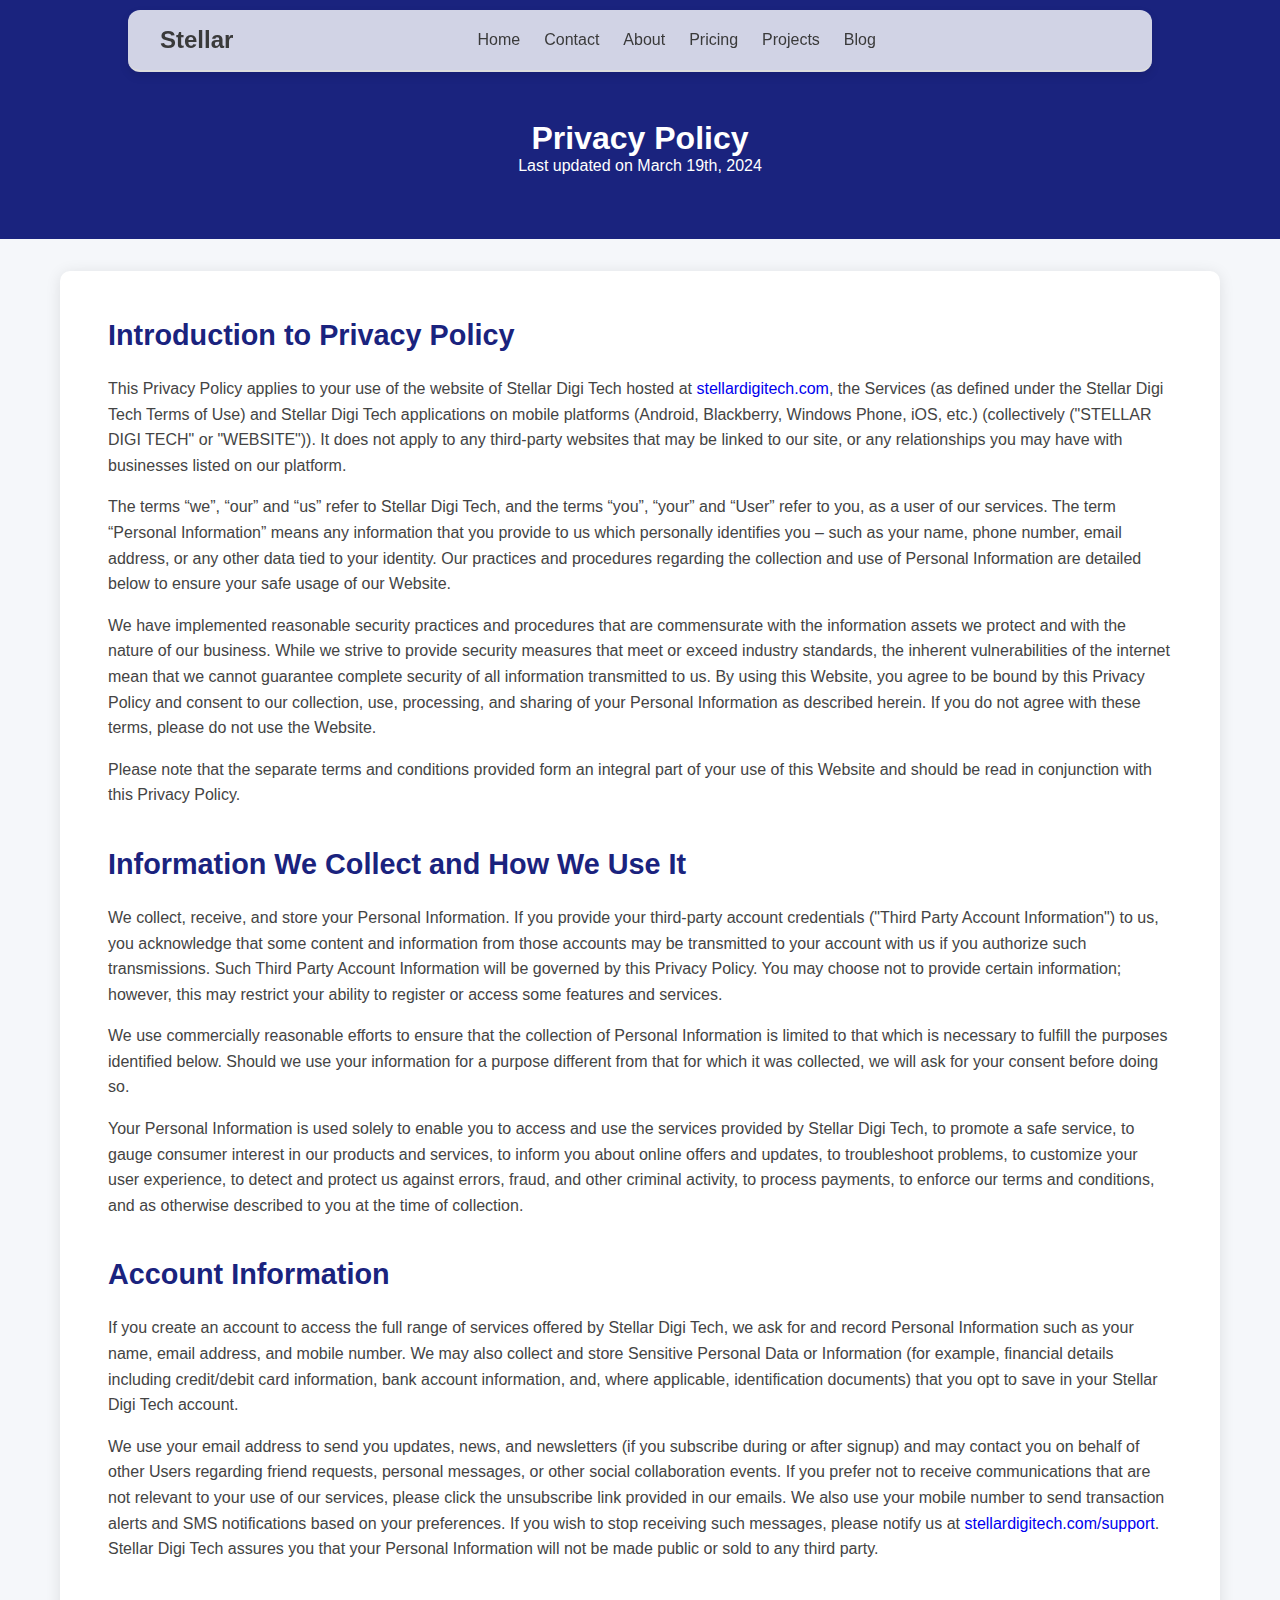
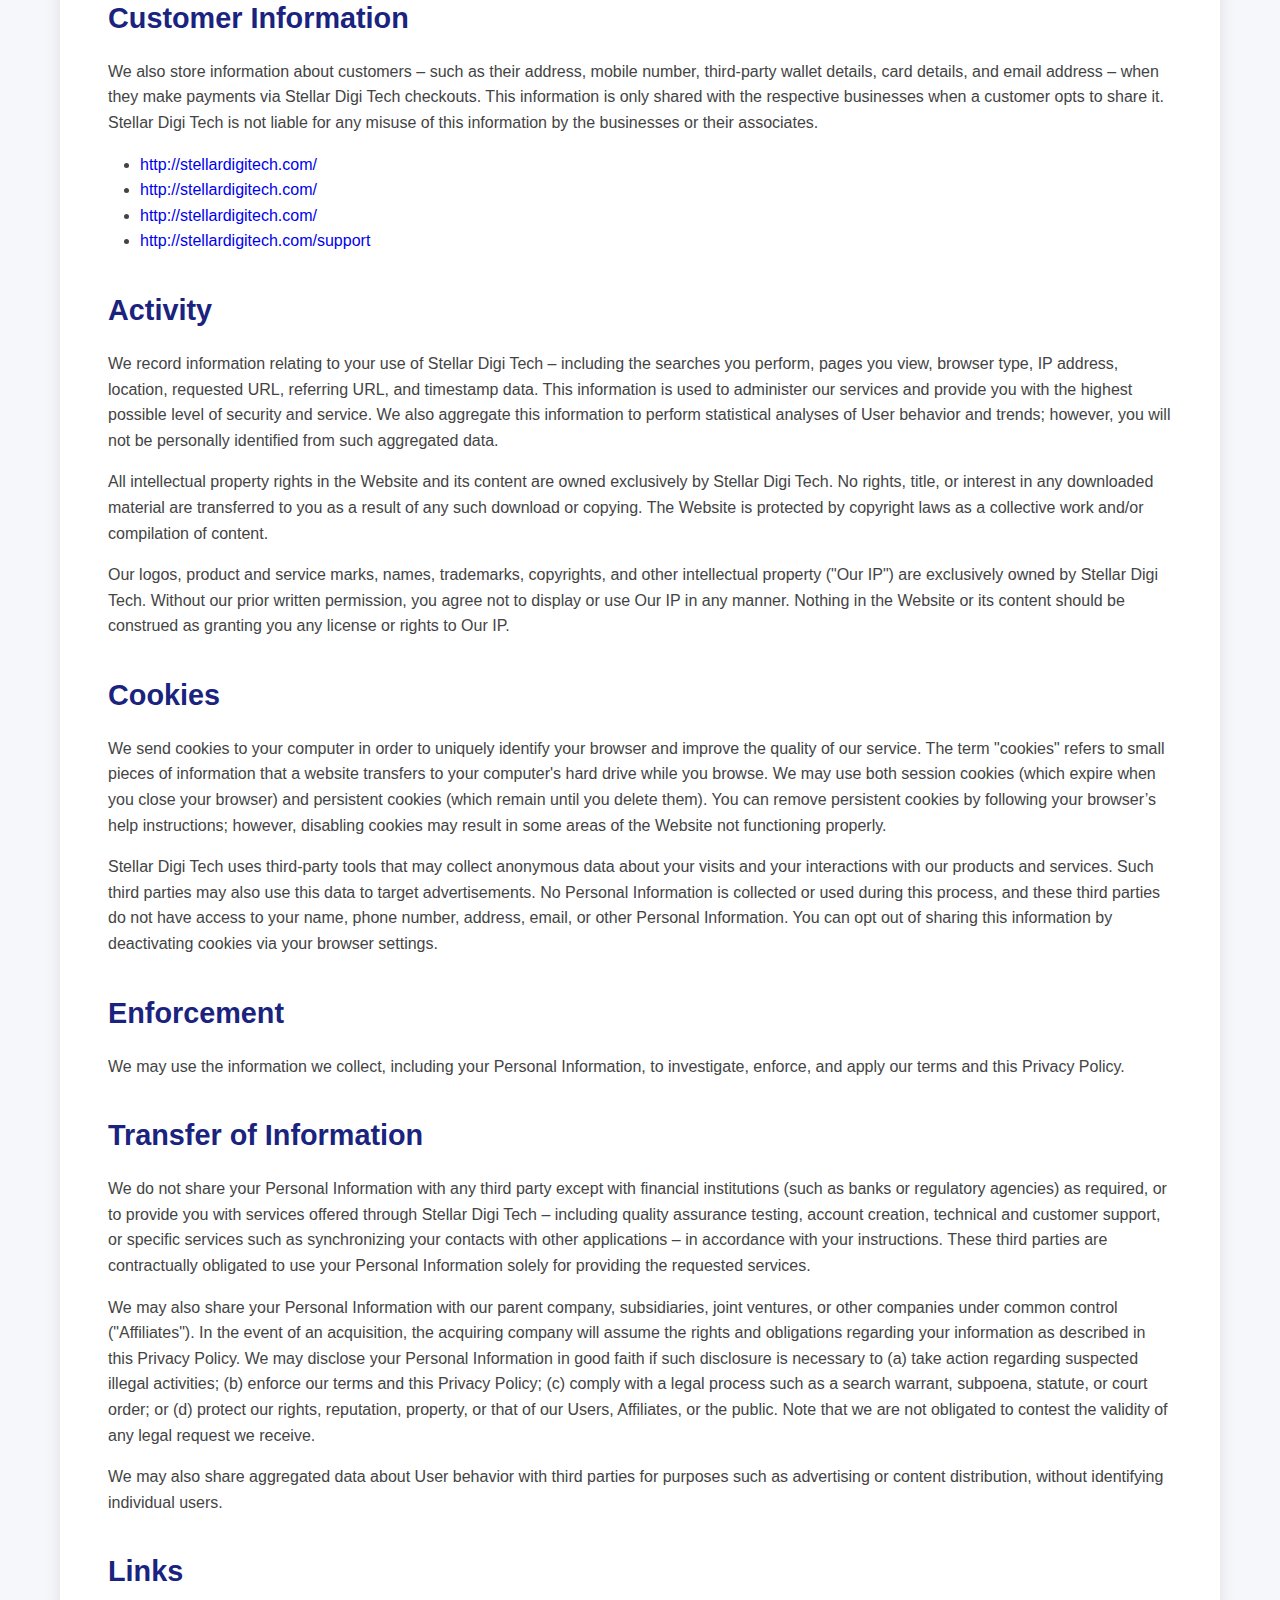
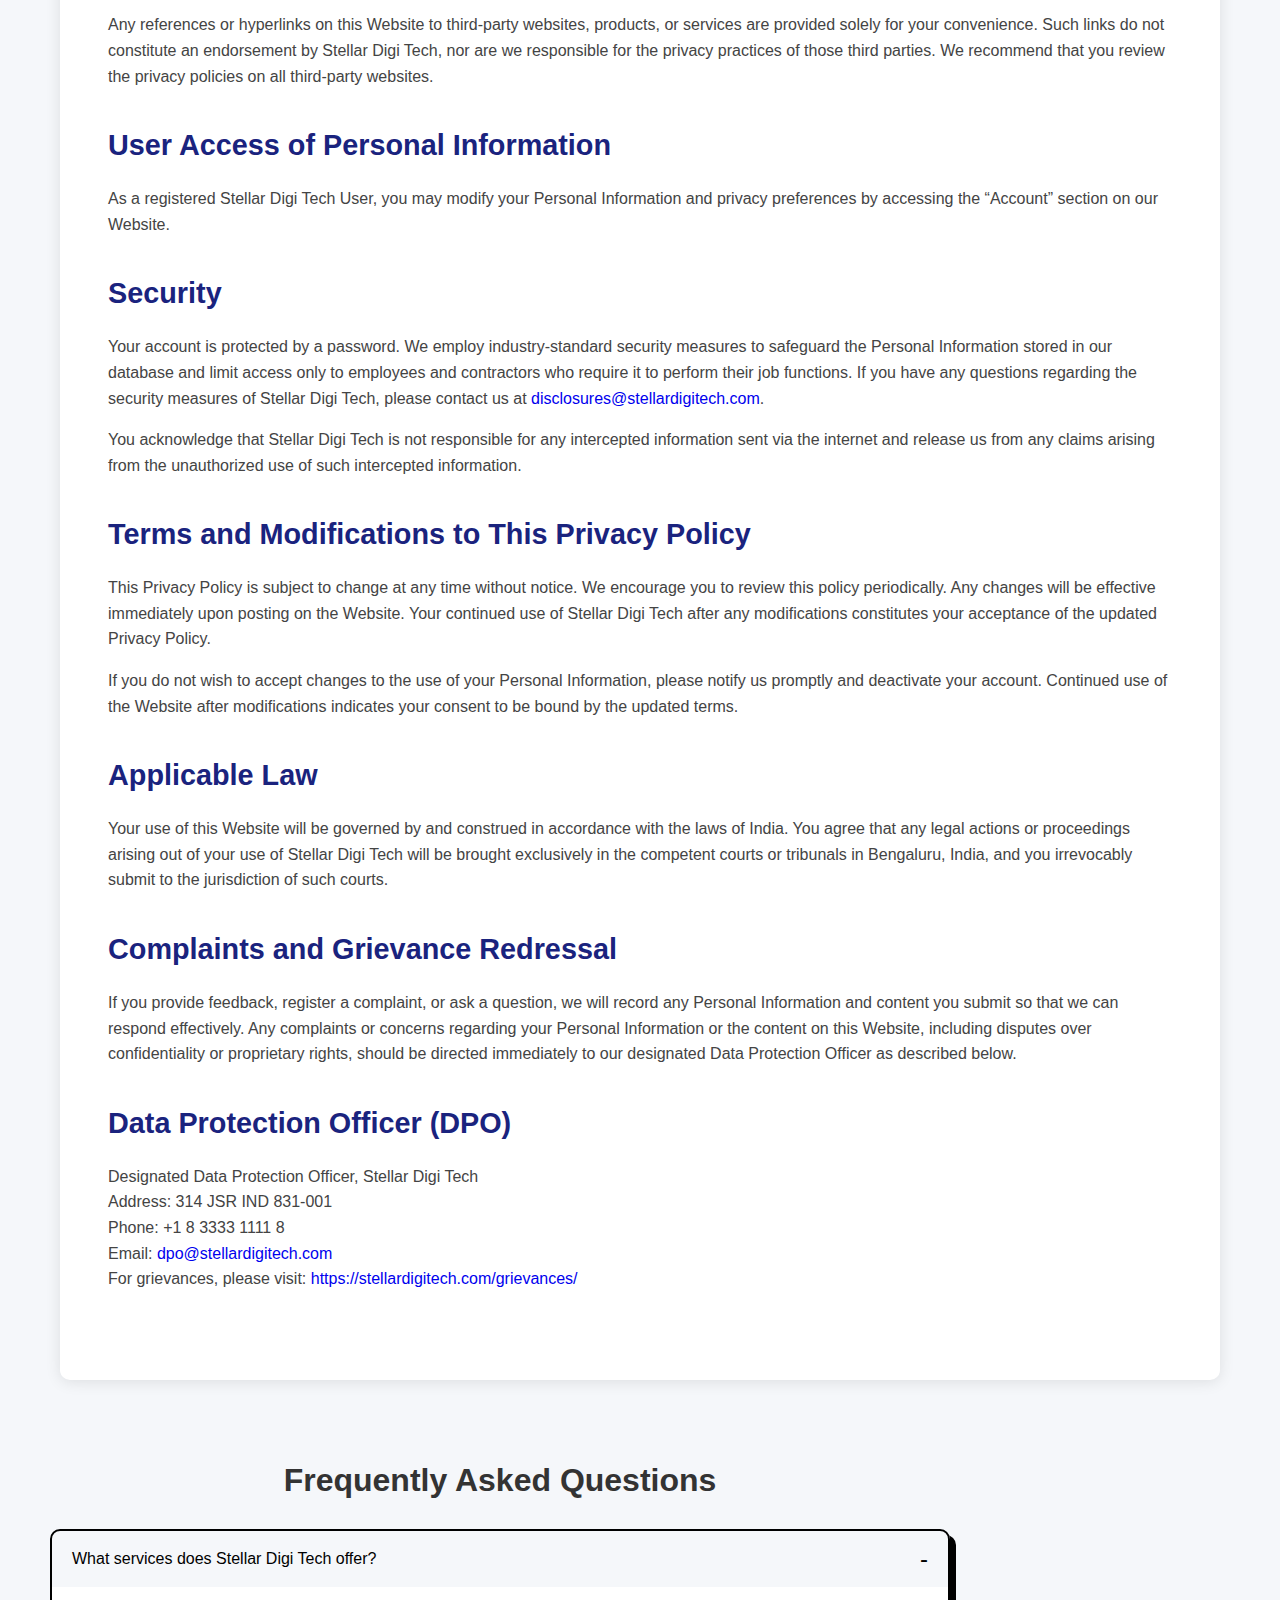
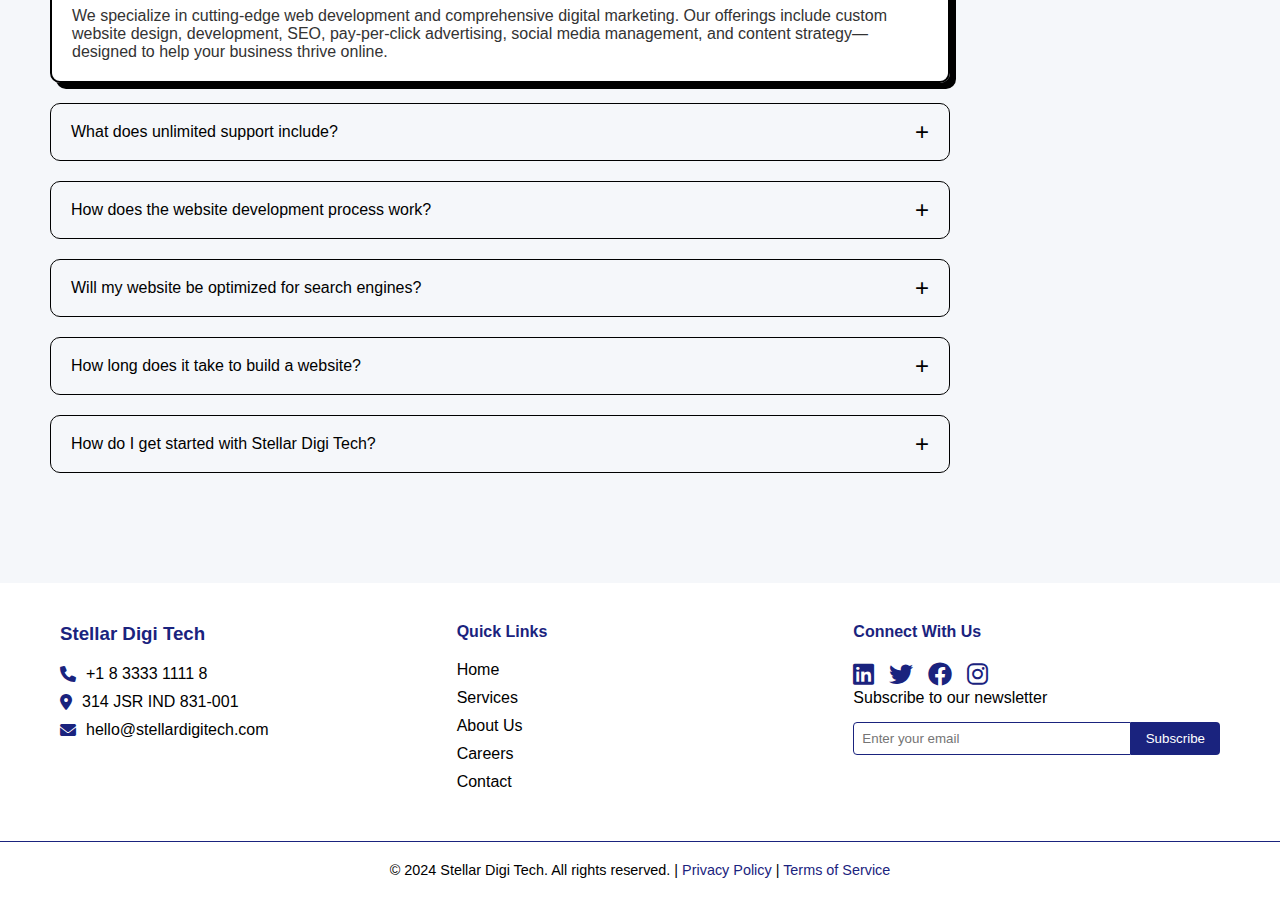
<file: policy.html>
<!DOCTYPE html>
<html lang="en">
<head>
  <meta charset="UTF-8">
  <meta name="viewport" content="width=device-width, initial-scale=1.0">
  <title>Privacy Policy - Stellar Digi Tech</title>

<!-- Google Tag Manager -->
<script>(function(w,d,s,l,i){w[l]=w[l]||[];w[l].push({'gtm.start':
new Date().getTime(),event:'gtm.js'});var f=d.getElementsByTagName(s)[0],
j=d.createElement(s),dl=l!='dataLayer'?'&l='+l:'';j.async=true;j.src=
'https://www.googletagmanager.com/gtm.js?id='+i+dl;f.parentNode.insertBefore(j,f);
})(window,document,'script','dataLayer','GTM-W7GXNSFZ');</script>
<!-- End Google Tag Manager -->
  <style>
    /* Global Styles */
    * {
      margin: 0;
      padding: 0;
      box-sizing: border-box;
      font-family: 'Arial', sans-serif;
    }
    body {
      background-color: #f5f7fa;
    }
    .privacy-header {
      background-color: #1a237e;
      color: white;
      text-align: center;
      padding: 4rem 2rem;
      padding-top: 120px;
    }
    .privacy-container {
      max-width: 1200px;
      margin: 2rem auto;
      padding: 0 20px;
    }
    .privacy-content {
      background: white;
      padding: 3rem;
      border-radius: 10px;
      box-shadow: 0 2px 15px rgba(0, 0, 0, 0.1);
      margin-bottom: 2rem;
    }
    .privacy-section {
      margin-bottom: 2.5rem;
    }
    .privacy-section h2 {
      color: #1a237e;
      margin-bottom: 1.5rem;
      font-size: 1.8rem;
    }
    .privacy-section h3 {
      color: #3949ab;
      margin: 1.5rem 0 1rem;
      font-size: 1.4rem;
    }
    .privacy-section p,
    .privacy-section ul {
      margin-bottom: 1rem;
      line-height: 1.6;
      color: #444;
    }
    .privacy-section ul {
      padding-left: 2rem;
    }
    .highlight {
      background-color: #f8f9fa;
      padding: 1rem;
      border-left: 4px solid #1a237e;
      margin: 1rem 0;
    }
  </style>
  <link rel="stylesheet" href="https://cdnjs.cloudflare.com/ajax/libs/font-awesome/6.0.0/css/all.min.css">
</head>
<body>
  <!-- Header & Navigation -->
  <style>
    .sticky-header {
      position: fixed;
      top: 10px;
      left: 50%;
      transform: translateX(-50%);
      width: 80%;
      margin: 0 auto;
      display: flex;
      align-items: center;
      justify-content: space-between;
      padding: 1rem 2rem;
      backdrop-filter: blur(5px);
      background: rgba(255, 255, 255, 0.8);
      border-radius: 12px;
      border-bottom: 2px solid #ddd;
      box-shadow: 0 4px 10px rgba(0, 0, 0, 0.1);
      z-index: 1000;
      height: 62px;
    }
    .logo {
      font-size: 1.5rem;
      font-weight: bold;
      color: #3a3a3a;
    }
    nav ul {
      display: flex;
      list-style: none;
      gap: 1.5rem;
    }
    nav ul li a {
      text-decoration: none;
      color: #3a3a3a;
      font-weight: 500;
    }
    .cta-buttons {
      display: flex;
      align-items: center;
      gap: 1rem;
    }
    .cta {
      background-color: #d4f50b;
      color: #3a3a3a;
      padding: 0.5rem 1rem;
      border: none;
      border-radius: 15px;
      cursor: pointer;
      font-weight: bold;
    }
    .cart-icon {
      font-size: 1.5rem;
      color: #3a3a3a;
    }
    .hamburger-menu {
      display: none;
      font-size: 2rem;
      color: #3a3a3a;
      cursor: pointer;
    }
    .menu-overlay {
      position: fixed;
      top: 0;
      left: 0;
      width: 100%;
      height: 100%;
      backdrop-filter: blur(10px);
      background: rgba(255, 255, 255, 0.8);
      display: flex;
      flex-direction: column;
      align-items: center;
      justify-content: center;
      transform: translateX(-100%);
      transition: transform 0.4s ease;
      z-index: 1000;
    }
    .menu-overlay ul {
      list-style: none;
      text-align: center;
    }
    .menu-overlay ul li {
      margin: 1rem 0;
    }
    .menu-overlay ul li a {
      text-decoration: none;
      font-size: 1.5rem;
      color: #3a3a3a;
    }
    .close-btn {
      position: absolute;
      top: 1.5rem;
      right: 2rem;
      font-size: 2rem;
      background: none;
      border: none;
      cursor: pointer;
      color: #3a3a3a;
    }
    @media (max-width: 768px) {
      .sticky-header {
        width: 90%;
        height: auto;
      }
      nav ul {
        display: none;
      }
      .cta-buttons {
        display: none;
      }
      .hamburger-menu {
        display: block;
        margin: auto 0;
      }
    }
    .menu-overlay.open {
      transform: translateX(0);
    }
    .schedule-meeting {
      border-radius: 8px;
      background-color: #E9FF62;
      color: black;
      transition: background-color 0.3s ease;
      padding: 5px 24px;
      padding-top: 0;
      text-decoration: none;
    }
    .schedule-meeting:hover {
      background-color: #000;
      color: #fff;
    }
    .schedule-meeting svg {
      transition: transform 0.3s ease;
    }
    .schedule-meeting:hover svg {
      transform: rotate(44deg);
      fill: #fff;
    }
    a {
      text-decoration: none;
    }
  </style>

  <header class="sticky-header">
    <div class="logo">
      <a href="index.html" style="font-size: 1.5rem; font-weight: bold; color: #3a3a3a;">Stellar</a>
    </div>
    <nav>
      <ul>
        <li><a href="index.html">Home</a></li>
        <li><a href="contact.html">Contact</a></li>
        <li><a href="about.html">About</a></li>
        <li><a href="pricing.html">Pricing</a></li>
        <li><a href="projects.html">Projects</a></li>
        <li><a href="blog.html">Blog</a></li>
      </ul>
    </nav>
    <div class="cta-buttons">
      <!-- Optional CTA buttons -->
    </div>
    <div class="hamburger-menu" onclick="toggleMenu()">☰</div>
  </header>

  <div class="menu-overlay" id="menuOverlay">
    <button class="close-btn" onclick="toggleMenu()">✕</button>
    <ul>
      <li><a href="index.html">Home</a></li>
      <li><a href="contact.html">Contact</a></li>
      <li><a href="about.html">About</a></li>
      <li><a href="pricing.html">Pricing</a></li>
      <li><a href="projects.html">Projects</a></li>
      <li><a href="blog.html">Blog</a></li>
    </ul>
  </div>
  <script defer>
    function toggleMenu() {
      const menuOverlay = document.getElementById('menuOverlay');
      menuOverlay.classList.toggle('open');
    }
  </script>

  <!-- Privacy Policy Header -->
  <div class="privacy-header">
    <h1>Privacy Policy</h1>
    <p>Last updated on March 19th, 2024</p>
  </div>

  <!-- Privacy Policy Main Content -->
  <div class="privacy-container">
    <div class="privacy-content">
      <div class="privacy-section">
        <h2>Introduction to Privacy Policy</h2>
        <p>This Privacy Policy applies to your use of the website of Stellar Digi Tech hosted at <a href="http://stellardigitech.com/">stellardigitech.com</a>, the Services (as defined under the Stellar Digi Tech Terms of Use) and Stellar Digi Tech applications on mobile platforms (Android, Blackberry, Windows Phone, iOS, etc.) (collectively ("STELLAR DIGI TECH" or "WEBSITE")). It does not apply to any third-party websites that may be linked to our site, or any relationships you may have with businesses listed on our platform.</p>
        <p>The terms “we”, “our” and “us” refer to Stellar Digi Tech, and the terms “you”, “your” and “User” refer to you, as a user of our services. The term “Personal Information” means any information that you provide to us which personally identifies you – such as your name, phone number, email address, or any other data tied to your identity. Our practices and procedures regarding the collection and use of Personal Information are detailed below to ensure your safe usage of our Website.</p>
        <p>We have implemented reasonable security practices and procedures that are commensurate with the information assets we protect and with the nature of our business. While we strive to provide security measures that meet or exceed industry standards, the inherent vulnerabilities of the internet mean that we cannot guarantee complete security of all information transmitted to us. By using this Website, you agree to be bound by this Privacy Policy and consent to our collection, use, processing, and sharing of your Personal Information as described herein. If you do not agree with these terms, please do not use the Website.</p>
        <p>Please note that the separate terms and conditions provided form an integral part of your use of this Website and should be read in conjunction with this Privacy Policy.</p>
      </div>

      <div class="privacy-section">
        <h2>Information We Collect and How We Use It</h2>
        <p>We collect, receive, and store your Personal Information. If you provide your third-party account credentials ("Third Party Account Information") to us, you acknowledge that some content and information from those accounts may be transmitted to your account with us if you authorize such transmissions. Such Third Party Account Information will be governed by this Privacy Policy. You may choose not to provide certain information; however, this may restrict your ability to register or access some features and services.</p>
        <p>We use commercially reasonable efforts to ensure that the collection of Personal Information is limited to that which is necessary to fulfill the purposes identified below. Should we use your information for a purpose different from that for which it was collected, we will ask for your consent before doing so.</p>
        <p>Your Personal Information is used solely to enable you to access and use the services provided by Stellar Digi Tech, to promote a safe service, to gauge consumer interest in our products and services, to inform you about online offers and updates, to troubleshoot problems, to customize your user experience, to detect and protect us against errors, fraud, and other criminal activity, to process payments, to enforce our terms and conditions, and as otherwise described to you at the time of collection.</p>
      </div>

      <div class="privacy-section">
        <h2>Account Information</h2>
        <p>If you create an account to access the full range of services offered by Stellar Digi Tech, we ask for and record Personal Information such as your name, email address, and mobile number. We may also collect and store Sensitive Personal Data or Information (for example, financial details including credit/debit card information, bank account information, and, where applicable, identification documents) that you opt to save in your Stellar Digi Tech account.</p>
        <p>We use your email address to send you updates, news, and newsletters (if you subscribe during or after signup) and may contact you on behalf of other Users regarding friend requests, personal messages, or other social collaboration events. If you prefer not to receive communications that are not relevant to your use of our services, please click the unsubscribe link provided in our emails. We also use your mobile number to send transaction alerts and SMS notifications based on your preferences. If you wish to stop receiving such messages, please notify us at <a href="http://stellardigitech.com/support">stellardigitech.com/support</a>. Stellar Digi Tech assures you that your Personal Information will not be made public or sold to any third party.</p>
      </div>

      <div class="privacy-section">
        <h2>Customer Information</h2>
        <p>We also store information about customers – such as their address, mobile number, third-party wallet details, card details, and email address – when they make payments via Stellar Digi Tech checkouts. This information is only shared with the respective businesses when a customer opts to share it. Stellar Digi Tech is not liable for any misuse of this information by the businesses or their associates.</p>
        <ul>
          <li><a href="http://stellardigitech.com/">http://stellardigitech.com/</a></li>
          <li><a href="http://stellardigitech.com/">http://stellardigitech.com/</a></li>
          <li><a href="http://stellardigitech.com/">http://stellardigitech.com/</a></li>
          <li><a href="http://stellardigitech.com/support">http://stellardigitech.com/support</a></li>
        </ul>
      </div>

      <div class="privacy-section">
        <h2>Activity</h2>
        <p>We record information relating to your use of Stellar Digi Tech – including the searches you perform, pages you view, browser type, IP address, location, requested URL, referring URL, and timestamp data. This information is used to administer our services and provide you with the highest possible level of security and service. We also aggregate this information to perform statistical analyses of User behavior and trends; however, you will not be personally identified from such aggregated data.</p>
        <p>All intellectual property rights in the Website and its content are owned exclusively by Stellar Digi Tech. No rights, title, or interest in any downloaded material are transferred to you as a result of any such download or copying. The Website is protected by copyright laws as a collective work and/or compilation of content.</p>
        <p>Our logos, product and service marks, names, trademarks, copyrights, and other intellectual property ("Our IP") are exclusively owned by Stellar Digi Tech. Without our prior written permission, you agree not to display or use Our IP in any manner. Nothing in the Website or its content should be construed as granting you any license or rights to Our IP.</p>
      </div>

      <div class="privacy-section">
        <h2>Cookies</h2>
        <p>We send cookies to your computer in order to uniquely identify your browser and improve the quality of our service. The term "cookies" refers to small pieces of information that a website transfers to your computer's hard drive while you browse. We may use both session cookies (which expire when you close your browser) and persistent cookies (which remain until you delete them). You can remove persistent cookies by following your browser’s help instructions; however, disabling cookies may result in some areas of the Website not functioning properly.</p>
        <p>Stellar Digi Tech uses third-party tools that may collect anonymous data about your visits and your interactions with our products and services. Such third parties may also use this data to target advertisements. No Personal Information is collected or used during this process, and these third parties do not have access to your name, phone number, address, email, or other Personal Information. You can opt out of sharing this information by deactivating cookies via your browser settings.</p>
      </div>

      <div class="privacy-section">
        <h2>Enforcement</h2>
        <p>We may use the information we collect, including your Personal Information, to investigate, enforce, and apply our terms and this Privacy Policy.</p>
      </div>

      <div class="privacy-section">
        <h2>Transfer of Information</h2>
        <p>We do not share your Personal Information with any third party except with financial institutions (such as banks or regulatory agencies) as required, or to provide you with services offered through Stellar Digi Tech – including quality assurance testing, account creation, technical and customer support, or specific services such as synchronizing your contacts with other applications – in accordance with your instructions. These third parties are contractually obligated to use your Personal Information solely for providing the requested services.</p>
        <p>We may also share your Personal Information with our parent company, subsidiaries, joint ventures, or other companies under common control ("Affiliates"). In the event of an acquisition, the acquiring company will assume the rights and obligations regarding your information as described in this Privacy Policy. We may disclose your Personal Information in good faith if such disclosure is necessary to (a) take action regarding suspected illegal activities; (b) enforce our terms and this Privacy Policy; (c) comply with a legal process such as a search warrant, subpoena, statute, or court order; or (d) protect our rights, reputation, property, or that of our Users, Affiliates, or the public. Note that we are not obligated to contest the validity of any legal request we receive.</p>
        <p>We may also share aggregated data about User behavior with third parties for purposes such as advertising or content distribution, without identifying individual users.</p>
      </div>

      <div class="privacy-section">
        <h2>Links</h2>
        <p>Any references or hyperlinks on this Website to third-party websites, products, or services are provided solely for your convenience. Such links do not constitute an endorsement by Stellar Digi Tech, nor are we responsible for the privacy practices of those third parties. We recommend that you review the privacy policies on all third-party websites.</p>
      </div>

      <div class="privacy-section">
        <h2>User Access of Personal Information</h2>
        <p>As a registered Stellar Digi Tech User, you may modify your Personal Information and privacy preferences by accessing the “Account” section on our Website.</p>
      </div>

      <div class="privacy-section">
        <h2>Security</h2>
        <p>Your account is protected by a password. We employ industry-standard security measures to safeguard the Personal Information stored in our database and limit access only to employees and contractors who require it to perform their job functions. If you have any questions regarding the security measures of Stellar Digi Tech, please contact us at <a href="mailto:disclosures@stellardigitech.com">disclosures@stellardigitech.com</a>.</p>
        <p>You acknowledge that Stellar Digi Tech is not responsible for any intercepted information sent via the internet and release us from any claims arising from the unauthorized use of such intercepted information.</p>
      </div>

      <div class="privacy-section">
        <h2>Terms and Modifications to This Privacy Policy</h2>
        <p>This Privacy Policy is subject to change at any time without notice. We encourage you to review this policy periodically. Any changes will be effective immediately upon posting on the Website. Your continued use of Stellar Digi Tech after any modifications constitutes your acceptance of the updated Privacy Policy.</p>
        <p>If you do not wish to accept changes to the use of your Personal Information, please notify us promptly and deactivate your account. Continued use of the Website after modifications indicates your consent to be bound by the updated terms.</p>
      </div>

      <div class="privacy-section">
        <h2>Applicable Law</h2>
        <p>Your use of this Website will be governed by and construed in accordance with the laws of India. You agree that any legal actions or proceedings arising out of your use of Stellar Digi Tech will be brought exclusively in the competent courts or tribunals in Bengaluru, India, and you irrevocably submit to the jurisdiction of such courts.</p>
      </div>

      <div class="privacy-section">
        <h2>Complaints and Grievance Redressal</h2>
        <p>If you provide feedback, register a complaint, or ask a question, we will record any Personal Information and content you submit so that we can respond effectively. Any complaints or concerns regarding your Personal Information or the content on this Website, including disputes over confidentiality or proprietary rights, should be directed immediately to our designated Data Protection Officer as described below.</p>
      </div>

      <div class="privacy-section">
        <h2>Data Protection Officer (DPO)</h2>
        <p>
          Designated Data Protection Officer, Stellar Digi Tech<br>
          Address: 314 JSR IND 831-001<br>
          Phone: +1 8 3333 1111 8<br>
          Email: <a href="mailto:dpo@stellardigitech.com">dpo@stellardigitech.com</a><br>
          For grievances, please visit: <a href="https://stellardigitech.com/grievances/">https://stellardigitech.com/grievances/</a>
        </p>
      </div>
    </div>
  </div>

  
<style>
    
    /* faq styles start*/

    .faq-heading {
        text-align: center;
        font-size: 2em;
        color: #333333;
        margin-bottom: 20px;
      }

      .faq-section{
        display: flex;
        justify-content: space-between;

      }

      .faq-img-container {
        display: flex;
        justify-content: center;  /* Centers the image horizontally */
        align-items: center;      /* Centers the image vertically */
        height: auto;            /* Set a fixed height for the container, or adjust as needed */
        width: 100%  ;
        overflow: hidden;            /* Full width */
      }
      
      .faq-img-container img {
        max-width: 140%;          /* Ensures the image does not exceed the container's width */
        max-height: 100%;         /* Ensures the image does not exceed the container's height */
        object-fit: contain;      /* Ensures the image maintains its aspect ratio without stretching */
      }
      
      


      .faq-container {
        width: 85%;
        max-width: 960px;
        display: flex
;
    flex-direction: column;
    justify-content: center;
    margin: 20px;
    padding: 30px;
      }

      .faq-item {
        border: 1px solid #000;
        border-radius: 10px;
        margin: 10px 0;
        overflow: hidden;
        transition: all 0.3s ease;
        
      }

      .faq-question {
        padding: 14px 20px;
        cursor: pointer;
        color: #000;
        display: flex
    ;
        justify-content: space-between;
        align-items: center;
        font-size: 1em;
      }

      .faq-answer {
        max-height: 0;
        padding: 0 20px;
        overflow: hidden;
        background-color: #ffffff;
        transition: max-height 0.3s ease, padding 0.3s ease;
        color: #333;
        font-size: 1em;
        border-radius: 0 0 10px 10px;
      }

      .faq-answer p {
        margin: 20px 0;
      }

      .faq-item.active .faq-answer {
        max-height: 280px;
        padding: 0px 20px;
        
      }

      .faq-item.active{
        border: 2px solid #000;
        box-shadow: 6px 6px 0px 0px black; /* Extra black border effect */
      }

      .faq-item.active .faq-question {
        color: #000;
        font-weight: 500;
        
        
      }

      

      .faq-item.active .faq-question::after {
        content: '-';
       
      }

      .faq-question::after {
        content: '+';
        font-size: 1.5em;
        color: #000;
      }

      /* For screens smaller than 1200px (laptops) */
@media (max-width: 1200px) {
  .faq-section {
    flex-direction: column;
    align-items: center;
  }

  .faq-container {
    width: 80%;
  }
}

/* For screens smaller than 768px (tablets and smaller laptops) */
@media (max-width: 768px) {
  .faq-section {
    flex-direction: column-reverse;
    align-items: center;
  }

  .faq-container {
    width: 90%;
    padding: 20px;
  }

  .faq-item {
    margin: 8px 0;
  }

  .faq-img-container img {
    width: 100%;
    height: auto;
  }
}

/* For screens smaller than 480px (smartphones) */
@media (max-width: 480px) {
  .faq-heading {
    font-size: 1.5em;
    margin-bottom: 15px;
  }

  .faq-container {
    width: 100%;
    padding: 15px;
  }

  .faq-item {
    margin: 5px 0;
  }

  .faq-question {
    font-size: 0.9em;
  }

  .faq-answer p {
    font-size: 0.9em;
  }
}

      /* faq styles end */
</style>
<section class="faq-section" style="margin: 0 auto;">
  <div class="faq-container">
    <h1 class="faq-heading" id="smooth-up-animate">Frequently Asked Questions</h1>

    <div class="faq-item active" id="smooth-up-animate">
      <div class="faq-question">What services does Stellar Digi Tech offer?</div>
      <div class="faq-answer">
        <p>We specialize in cutting-edge web development and comprehensive digital marketing. Our offerings include custom website design, development, SEO, pay-per-click advertising, social media management, and content strategy—designed to help your business thrive online.</p>
      </div>
    </div>

    <div class="faq-item" id="smooth-up-animate">
      <div class="faq-question">What does unlimited support include?</div>
      <div class="faq-answer">
        <p>Unlimited support means you can request as many website updates or tweaks as needed during your support period. For our Starter plan, you get one month of free support, while our Business plan includes three months. After that, you can easily purchase an additional support package to keep your site up-to-date.</p>
      </div>
    </div>

    <div class="faq-item" id="smooth-up-animate">
      <div class="faq-question">How does the website development process work?</div>
      <div class="faq-answer">
        <p>We start with a detailed consultation to understand your business goals and vision. Then we move through the design, development, and testing phases—ensuring you’re involved every step of the way. This collaborative process guarantees a website that truly represents your brand.</p>
      </div>
    </div>

    <div class="faq-item" id="smooth-up-animate">
      <div class="faq-question">Will my website be optimized for search engines?</div>
      <div class="faq-answer">
        <p>Absolutely. All our websites come with on-page SEO essentials to ensure search engines can index your site properly. For those seeking a competitive edge, we offer advanced SEO and digital marketing packages designed to boost your online visibility.</p>
      </div>
    </div>

    <div class="faq-item" id="smooth-up-animate">
      <div class="faq-question">How long does it take to build a website?</div>
      <div class="faq-answer">
        <p>Depending on your project’s complexity, our website development typically takes between 2 to 6 weeks. More intricate projects might require a longer timeline, but we always strive to deliver quality work on schedule.</p>
      </div>
    </div>

    <div class="faq-item" id="smooth-up-animate">
      <div class="faq-question">How do I get started with Stellar Digi Tech?</div>
      <div class="faq-answer">
        <p>Getting started is simple! Contact us by calling <strong>+1 8 3333 1111 8</strong> or by filling out the contact form on our website. Our team will schedule a consultation to discuss your project requirements and guide you through the next steps.</p>
      </div>
    </div>
    
  </div>
</section>



  <script>
    document.querySelectorAll('.faq-question').forEach(question => {
        question.addEventListener('click', () => {
            const faqItem = question.parentElement;
            
            // Toggle active class on clicked item
            faqItem.classList.toggle('active');
            
            // Close other open items
            document.querySelectorAll('.faq-item').forEach(item => {
                if (item !== faqItem) {
                    item.classList.remove('active');
                }
            });
        });
    });
</script>


  <!-- Footer -->
  <footer class="site-footer">
    <div class="footer-container">
      <div class="footer-section">
        <h3>Stellar Digi Tech</h3>
        <div class="contact-info">
          <p><i class="fas fa-phone"></i> +1 8 3333 1111 8</p>
          <p><i class="fas fa-map-marker-alt"></i> 314 JSR IND 831-001</p>
          <p><i class="fas fa-envelope"></i> hello@stellardigitech.com</p>
        </div>
      </div>
      <div class="footer-section">
        <h4>Quick Links</h4>
        <ul class="footer-links">
          <li><a href="index.html">Home</a></li>
          <li><a href="services.html">Services</a></li>
          <li><a href="about.html">About Us</a></li>
          <li><a href="careers.html">Careers</a></li>
          <li><a href="contact.html">Contact</a></li>
        </ul>
      </div>
      <div class="footer-section">
        <h4>Connect With Us</h4>
        <div class="social-links">
          <a href="#"><i class="fab fa-linkedin"></i></a>
          <a href="#"><i class="fab fa-twitter"></i></a>
          <a href="#"><i class="fab fa-facebook"></i></a>
          <a href="#"><i class="fab fa-instagram"></i></a>
        </div>
        <div class="newsletter">
          <p>Subscribe to our newsletter</p>
          <form>
            <input type="email" placeholder="Enter your email">
            <button type="submit">Subscribe</button>
          </form>
        </div>
      </div>
    </div>
    <div class="footer-bottom">
      <p>&copy; 2024 Stellar Digi Tech. All rights reserved. | <a href="privacy.html">Privacy Policy</a> | <a href="terms.html">Terms of Service</a></p>
    </div>
  </footer>

  <style>
    .site-footer {
      background-color: #ffffff;
      color: #000000;
      padding: 40px 0 20px;
      margin-top: 50px;
    }
    .footer-container {
      max-width: 1200px;
      margin: 0 auto;
      display: grid;
      grid-template-columns: repeat(auto-fit, minmax(250px, 1fr));
      gap: 30px;
      padding: 0 20px;
    }
    .footer-section h3, .footer-section h4 {
      color: #1a237e;
      margin-bottom: 20px;
    }
    .contact-info p {
      margin: 10px 0;
      display: flex;
      align-items: center;
    }
    .contact-info i {
      margin-right: 10px;
      color: #1a237e;
    }
    .footer-links {
      list-style: none;
      padding: 0;
    }
    .footer-links li {
      margin: 10px 0;
    }
    .footer-links a {
      color: #000000;
      text-decoration: none;
    }
    .footer-links a:hover {
      color: #1a237e;
    }
    .social-links {
      display: flex;
      gap: 15px;
      font-size: 24px;
    }
    .social-links a {
      color: #1a237e;
      transition: color 0.3s;
    }
    .social-links a:hover {
      color: #000000;
    }
    .newsletter form {
      display: flex;
      margin-top: 15px;
    }
    .newsletter input {
      padding: 8px;
      border: 1px solid #1a237e;
      border-radius: 4px 0 0 4px;
      flex: 1;
    }
    .newsletter button {
      background-color: #1a237e;
      color: white;
      border: none;
      padding: 8px 15px;
      border-radius: 0 4px 4px 0;
      cursor: pointer;
    }
    .footer-bottom {
      text-align: center;
      border-top: 1px solid #1a237e;
      margin-top: 40px;
      padding: 20px;
    }
    .footer-bottom p {
      margin: 0;
      font-size: 0.9em;
    }
    .footer-bottom a {
      color: #1a237e;
      text-decoration: none;
    }
  </style>

  <script>
    function toggleMenu() {
      const menuOverlay = document.getElementById('menuOverlay');
      menuOverlay.classList.toggle('open');
    }
  </script>
</body>
</html>
</file>
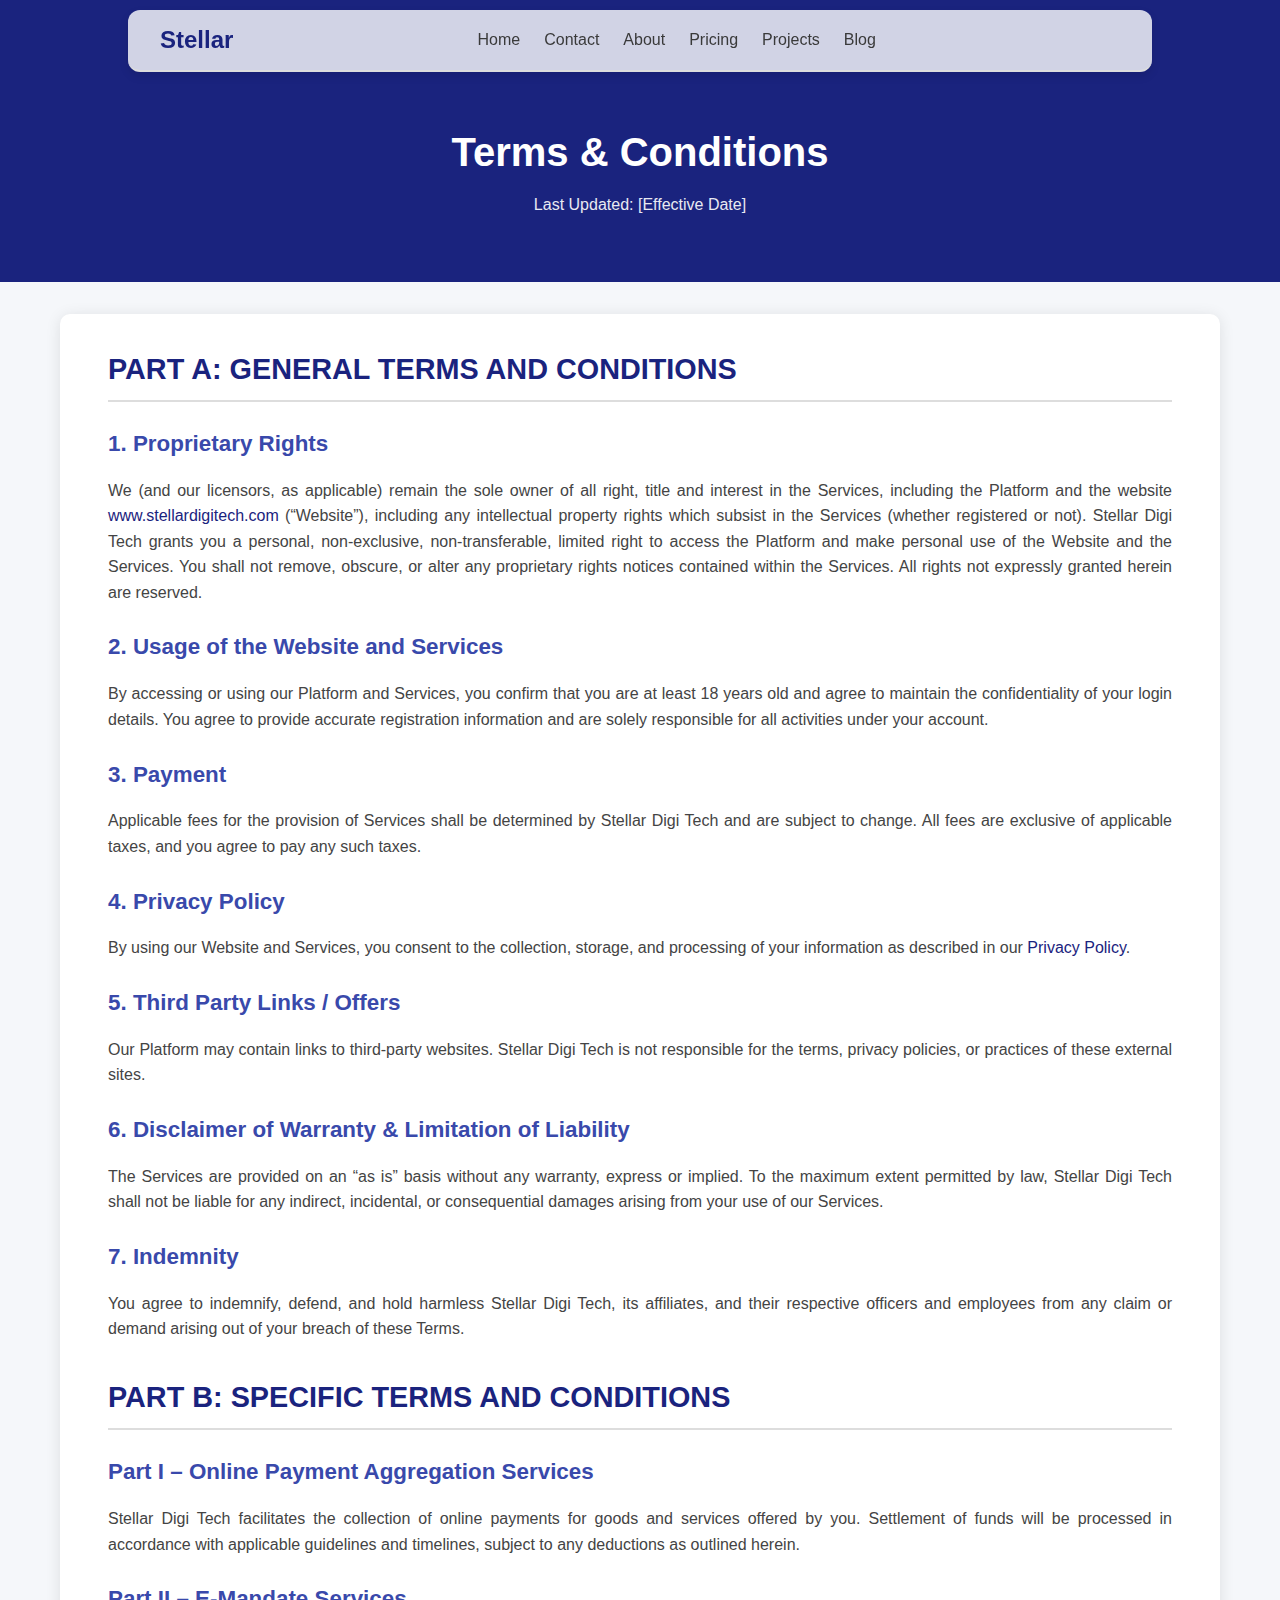
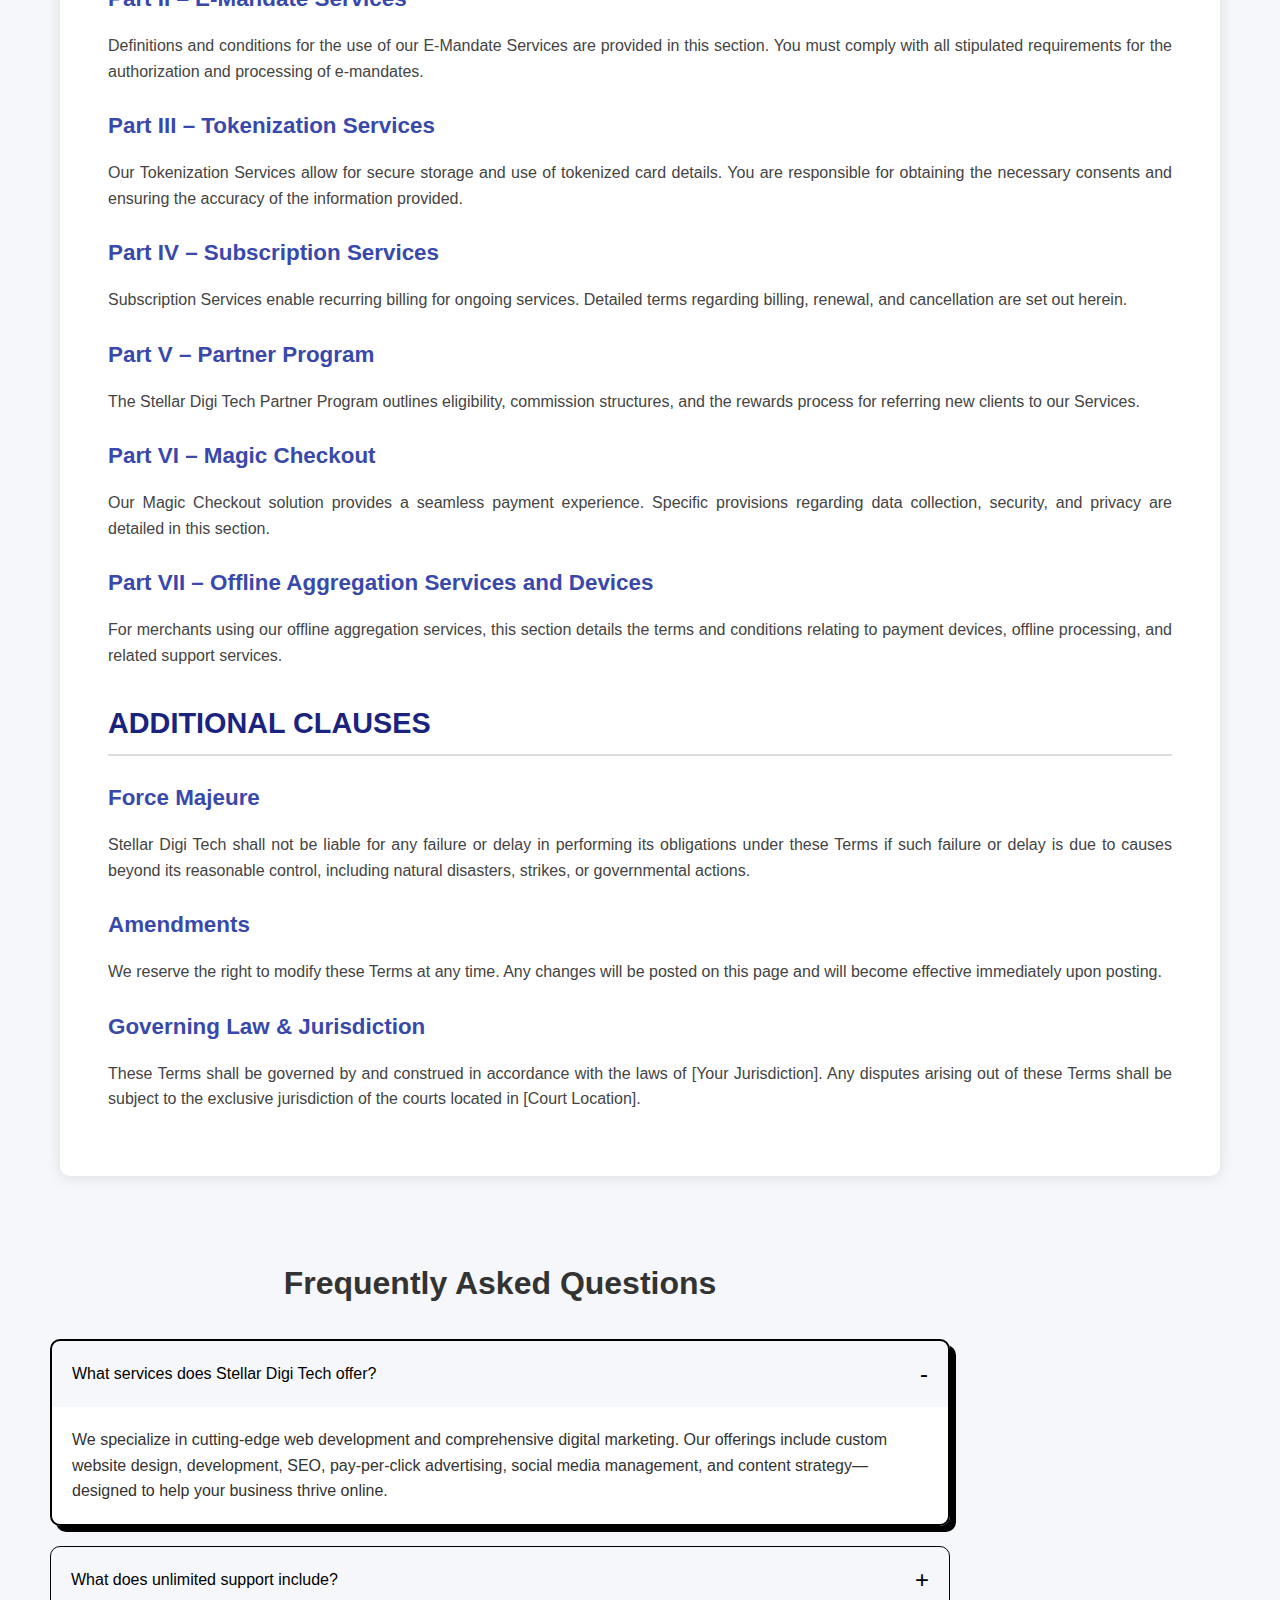
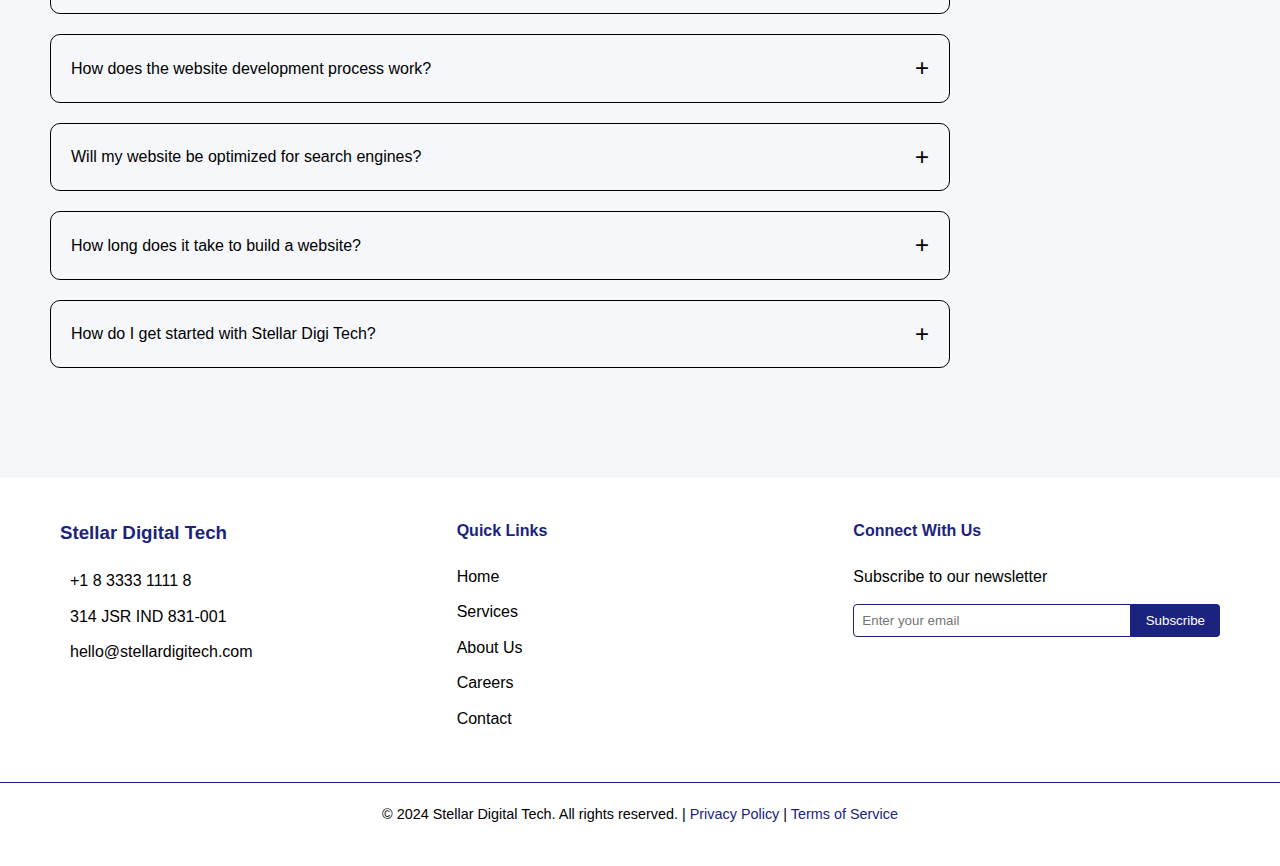
<file: terms.html>
<!DOCTYPE html>
<html lang="en">
<head>
  <meta charset="UTF-8">
  <meta name="viewport" content="width=device-width, initial-scale=1.0">
  <title>Terms & Conditions - Stellar Digi Tech</title>
<!-- Google Tag Manager -->
<script>(function(w,d,s,l,i){w[l]=w[l]||[];w[l].push({'gtm.start':
new Date().getTime(),event:'gtm.js'});var f=d.getElementsByTagName(s)[0],
j=d.createElement(s),dl=l!='dataLayer'?'&l='+l:'';j.async=true;j.src=
'https://www.googletagmanager.com/gtm.js?id='+i+dl;f.parentNode.insertBefore(j,f);
})(window,document,'script','dataLayer','GTM-W7GXNSFZ');</script>
<!-- End Google Tag Manager -->
  <style>
    /* Basic reset and typography */
    * {
      margin: 0;
      padding: 0;
      box-sizing: border-box;
      font-family: 'Arial', sans-serif;
      scroll-behavior: smooth;
    }
    body {
      background-color: #f5f7fa;
      line-height: 1.6;
      color: #444;
    }
    a {
      color: #1a237e;
      text-decoration: none;
    }
    a:hover {
      text-decoration: underline;
    }
    /* Header styles */
    .sticky-header {
      position: fixed;
      top: 10px;
      left: 50%;
      transform: translateX(-50%);
      width: 80%;
      margin: 0 auto;
      display: flex;
      align-items: center;
      justify-content: space-between;
      padding: 1rem 2rem;
      backdrop-filter: blur(5px);
      background: rgba(255, 255, 255, 0.8);
      border-radius: 12px;
      border-bottom: 2px solid #ddd;
      box-shadow: 0 4px 10px rgba(0, 0, 0, 0.1);
      z-index: 1000;
      height: 62px;
    }
    .sticky-header .logo {
      font-size: 1.5rem;
      font-weight: bold;
      color: #3a3a3a;
    }
    nav ul {
      display: flex;
      list-style: none;
      gap: 1.5rem;
    }
    nav ul li a {
      font-weight: 500;
      color: #3a3a3a;
    }
    .hamburger-menu {
      display: none;
      font-size: 2rem;
      color: #3a3a3a;
      cursor: pointer;
    }
    /* Menu overlay for mobile */
    .menu-overlay {
      position: fixed;
      top: 0;
      left: 0;
      width: 100%;
      height: 100%;
      backdrop-filter: blur(10px);
      background: rgba(255, 255, 255, 0.8);
      display: flex;
      flex-direction: column;
      align-items: center;
      justify-content: center;
      transform: translateX(-100%);
      transition: transform 0.4s ease;
      z-index: 1000;
    }
    .menu-overlay ul {
      list-style: none;
      text-align: center;
    }
    .menu-overlay ul li {
      margin: 1rem 0;
    }
    .menu-overlay ul li a {
      font-size: 1.5rem;
      color: #3a3a3a;
    }
    .close-btn {
      position: absolute;
      top: 1.5rem;
      right: 2rem;
      font-size: 2rem;
      background: none;
      border: none;
      cursor: pointer;
      color: #3a3a3a;
    }
    @media (max-width: 768px) {
      nav ul, .cta-buttons {
        display: none;
      }
      .hamburger-menu {
        display: block;
      }
      .sticky-header {
        width: 90%;
      }
    }
    .menu-overlay.open {
      transform: translateX(0);
    }
    /* Terms header and container */
    .terms-header {
      background-color: #1a237e;
      color: white;
      text-align: center;
      padding: 4rem 2rem;
      padding-top: 120px;
    }
    .terms-header h1 {
      font-size: 2.5rem;
      margin-bottom: 0.5rem;
    }
    .terms-header p {
      font-size: 1rem;
      opacity: 0.9;
    }
    .terms-container {
      max-width: 1200px;
      margin: 2rem auto;
      padding: 0 20px;
    }
    .terms-content {
      background: white;
      padding: 2rem 3rem;
      border-radius: 10px;
      box-shadow: 0 2px 15px rgba(0,0,0,0.1);
      margin-bottom: 2rem;
      overflow-y: auto;
    }
    .terms-section {
      margin-bottom: 2rem;
    }
    .terms-section h2 {
      color: #1a237e;
      margin-bottom: 1rem;
      font-size: 1.8rem;
      border-bottom: 2px solid #ddd;
      padding-bottom: 0.5rem;
    }
    .terms-section h3 {
      color: #3949ab;
      margin: 1.5rem 0 1rem;
      font-size: 1.4rem;
    }
    .terms-section p {
      margin-bottom: 1rem;
      text-align: justify;
    }
    .terms-section ul {
      list-style: disc;
      padding-left: 2rem;
      margin-bottom: 1rem;
    }
    /* Footer styles (reuse from original page) */
    .site-footer {
      background-color: #ffffff;
      color: #000000;
      padding: 40px 0 20px;
      margin-top: 50px;
    }
    .footer-container {
      max-width: 1200px;
      margin: 0 auto;
      display: grid;
      grid-template-columns: repeat(auto-fit, minmax(250px, 1fr));
      gap: 30px;
      padding: 0 20px;
    }
    .footer-section h3, .footer-section h4 {
      color: #1a237e;
      margin-bottom: 20px;
    }
    .contact-info p {
      margin: 10px 0;
      display: flex;
      align-items: center;
    }
    .contact-info i {
      margin-right: 10px;
      color: #1a237e;
    }
    .footer-links {
      list-style: none;
      padding: 0;
    }
    .footer-links li {
      margin: 10px 0;
    }
    .footer-links a {
      color: #000000;
      text-decoration: none;
    }
    .footer-links a:hover {
      color: #1a237e;
    }
    .social-links {
      display: flex;
      gap: 15px;
      font-size: 24px;
    }
    .social-links a {
      color: #1a237e;
      transition: color 0.3s;
    }
    .social-links a:hover {
      color: #000000;
    }
    .newsletter form {
      display: flex;
      margin-top: 15px;
    }
    .newsletter input {
      padding: 8px;
      border: 1px solid #1a237e;
      border-radius: 4px 0 0 4px;
      flex: 1;
    }
    .newsletter button {
      background-color: #1a237e;
      color: white;
      border: none;
      padding: 8px 15px;
      border-radius: 0 4px 4px 0;
      cursor: pointer;
    }
    .footer-bottom {
      text-align: center;
      border-top: 1px solid #1a237e;
      margin-top: 40px;
      padding: 20px;
    }
    .footer-bottom p {
      margin: 0;
      font-size: 0.9em;
    }
    .footer-bottom a {
      color: #1a237e;
      text-decoration: none;
    }
  </style>
</head>
<body>
  <!-- Sticky Header -->
  <header class="sticky-header">
    <div class="logo"><a href="index.html">Stellar</a></div>
    <nav>
      <ul>
        <li><a href="#">Home</a></li>
        <li><a href="contact.html">Contact</a></li>
        <li><a href="about.html">About</a></li>
        <li><a href="pricing.html">Pricing</a></li>
        <li><a href="projects.html">Projects</a></li>
        <li><a href="blog.html">Blog</a></li>
      </ul>
    </nav>
    <div class="cta-buttons"></div>
    <div class="hamburger-menu" onclick="toggleMenu()">☰</div>
  </header>

  <div class="menu-overlay" id="menuOverlay">
    <button class="close-btn" onclick="toggleMenu()">✕</button>
    <ul>
      <li><a href="#">Home</a></li>
      <li><a href="contact.html">Contact</a></li>
      <li><a href="about.html">About</a></li>
      <li><a href="pricing.html">Pricing</a></li>
      <li><a href="projects.html">Projects</a></li>
      <li><a href="blog.html">Blog</a></li>
    </ul>
  </div>
  <script>
    function toggleMenu() {
      const menuOverlay = document.getElementById('menuOverlay');
      menuOverlay.classList.toggle('open');
    }
  </script>

  <!-- Terms Header -->
  <div class="terms-header">
    <h1>Terms & Conditions</h1>
    <p>Last Updated: [Effective Date]</p>
  </div>

  <!-- Terms Content -->
  <div class="terms-container">
    <div class="terms-content">
      <!-- PART A: General Terms -->
      <div class="terms-section" id="general-terms">
        <h2>PART A: GENERAL TERMS AND CONDITIONS</h2>
        
        <h3>1. Proprietary Rights</h3>
        <p>
          We (and our licensors, as applicable) remain the sole owner of all right, title and interest in the Services, including the Platform and the website <a href="https://www.stellardigitech.com">www.stellardigitech.com</a> (“Website”), including any intellectual property rights which subsist in the Services (whether registered or not). Stellar Digi Tech grants you a personal, non-exclusive, non-transferable, limited right to access the Platform and make personal use of the Website and the Services. You shall not remove, obscure, or alter any proprietary rights notices contained within the Services. All rights not expressly granted herein are reserved.
        </p>
        
        <h3>2. Usage of the Website and Services</h3>
        <p>
          By accessing or using our Platform and Services, you confirm that you are at least 18 years old and agree to maintain the confidentiality of your login details. You agree to provide accurate registration information and are solely responsible for all activities under your account.
        </p>
        
        <h3>3. Payment</h3>
        <p>
          Applicable fees for the provision of Services shall be determined by Stellar Digi Tech and are subject to change. All fees are exclusive of applicable taxes, and you agree to pay any such taxes.
        </p>
        
        <h3>4. Privacy Policy</h3>
        <p>
          By using our Website and Services, you consent to the collection, storage, and processing of your information as described in our <a href="/privacy">Privacy Policy</a>.
        </p>
        
        <h3>5. Third Party Links / Offers</h3>
        <p>
          Our Platform may contain links to third-party websites. Stellar Digi Tech is not responsible for the terms, privacy policies, or practices of these external sites.
        </p>
        
        <h3>6. Disclaimer of Warranty & Limitation of Liability</h3>
        <p>
          The Services are provided on an “as is” basis without any warranty, express or implied. To the maximum extent permitted by law, Stellar Digi Tech shall not be liable for any indirect, incidental, or consequential damages arising from your use of our Services.
        </p>
        
        <h3>7. Indemnity</h3>
        <p>
          You agree to indemnify, defend, and hold harmless Stellar Digi Tech, its affiliates, and their respective officers and employees from any claim or demand arising out of your breach of these Terms.
        </p>
      </div>

      <!-- PART B: Specific Terms -->
      <div class="terms-section" id="specific-terms">
        <h2>PART B: SPECIFIC TERMS AND CONDITIONS</h2>
        
        <h3>Part I – Online Payment Aggregation Services</h3>
        <p>
          Stellar Digi Tech facilitates the collection of online payments for goods and services offered by you. Settlement of funds will be processed in accordance with applicable guidelines and timelines, subject to any deductions as outlined herein.
        </p>
        
        <h3>Part II – E-Mandate Services</h3>
        <p>
          Definitions and conditions for the use of our E-Mandate Services are provided in this section. You must comply with all stipulated requirements for the authorization and processing of e-mandates.
        </p>
        
        <h3>Part III – Tokenization Services</h3>
        <p>
          Our Tokenization Services allow for secure storage and use of tokenized card details. You are responsible for obtaining the necessary consents and ensuring the accuracy of the information provided.
        </p>
        
        <h3>Part IV – Subscription Services</h3>
        <p>
          Subscription Services enable recurring billing for ongoing services. Detailed terms regarding billing, renewal, and cancellation are set out herein.
        </p>
        
        <h3>Part V – Partner Program</h3>
        <p>
          The Stellar Digi Tech Partner Program outlines eligibility, commission structures, and the rewards process for referring new clients to our Services.
        </p>
        
        <h3>Part VI – Magic Checkout</h3>
        <p>
          Our Magic Checkout solution provides a seamless payment experience. Specific provisions regarding data collection, security, and privacy are detailed in this section.
        </p>
        
        <h3>Part VII – Offline Aggregation Services and Devices</h3>
        <p>
          For merchants using our offline aggregation services, this section details the terms and conditions relating to payment devices, offline processing, and related support services.
        </p>
      </div>
      
      <!-- Additional Sections (if any) -->
      <div class="terms-section" id="additional-clauses">
        <h2>ADDITIONAL CLAUSES</h2>
        <h3>Force Majeure</h3>
        <p>
          Stellar Digi Tech shall not be liable for any failure or delay in performing its obligations under these Terms if such failure or delay is due to causes beyond its reasonable control, including natural disasters, strikes, or governmental actions.
        </p>
        <h3>Amendments</h3>
        <p>
          We reserve the right to modify these Terms at any time. Any changes will be posted on this page and will become effective immediately upon posting.
        </p>
        <h3>Governing Law & Jurisdiction</h3>
        <p>
          These Terms shall be governed by and construed in accordance with the laws of [Your Jurisdiction]. Any disputes arising out of these Terms shall be subject to the exclusive jurisdiction of the courts located in [Court Location].
        </p>
      </div>
    </div>
  </div>

  <!-- FAQ Section -->
   
<style>
    
    /* faq styles start*/

    .faq-heading {
        text-align: center;
        font-size: 2em;
        color: #333333;
        margin-bottom: 20px;
      }

      .faq-section{
        display: flex;
        justify-content: space-between;

      }

      .faq-img-container {
        display: flex;
        justify-content: center;  /* Centers the image horizontally */
        align-items: center;      /* Centers the image vertically */
        height: auto;            /* Set a fixed height for the container, or adjust as needed */
        width: 100%  ;
        overflow: hidden;            /* Full width */
      }
      
      .faq-img-container img {
        max-width: 140%;          /* Ensures the image does not exceed the container's width */
        max-height: 100%;         /* Ensures the image does not exceed the container's height */
        object-fit: contain;      /* Ensures the image maintains its aspect ratio without stretching */
      }
      
      


      .faq-container {
        width: 85%;
        max-width: 960px;
        display: flex
;
    flex-direction: column;
    justify-content: center;
    margin: 20px;
    padding: 30px;
      }

      .faq-item {
        border: 1px solid #000;
        border-radius: 10px;
        margin: 10px 0;
        overflow: hidden;
        transition: all 0.3s ease;
        
      }

      .faq-question {
        padding: 14px 20px;
        cursor: pointer;
        color: #000;
        display: flex
    ;
        justify-content: space-between;
        align-items: center;
        font-size: 1em;
      }

      .faq-answer {
        max-height: 0;
        padding: 0 20px;
        overflow: hidden;
        background-color: #ffffff;
        transition: max-height 0.3s ease, padding 0.3s ease;
        color: #333;
        font-size: 1em;
        border-radius: 0 0 10px 10px;
      }

      .faq-answer p {
        margin: 20px 0;
      }

      .faq-item.active .faq-answer {
        max-height: 280px;
        padding: 0px 20px;
        
      }

      .faq-item.active{
        border: 2px solid #000;
        box-shadow: 6px 6px 0px 0px black; /* Extra black border effect */
      }

      .faq-item.active .faq-question {
        color: #000;
        font-weight: 500;
        
        
      }

      

      .faq-item.active .faq-question::after {
        content: '-';
       
      }

      .faq-question::after {
        content: '+';
        font-size: 1.5em;
        color: #000;
      }

      /* For screens smaller than 1200px (laptops) */
@media (max-width: 1200px) {
  .faq-section {
    flex-direction: column;
    align-items: center;
  }

  .faq-container {
    width: 80%;
  }
}

/* For screens smaller than 768px (tablets and smaller laptops) */
@media (max-width: 768px) {
  .faq-section {
    flex-direction: column-reverse;
    align-items: center;
  }

  .faq-container {
    width: 90%;
    padding: 20px;
  }

  .faq-item {
    margin: 8px 0;
  }

  .faq-img-container img {
    width: 100%;
    height: auto;
  }
}

/* For screens smaller than 480px (smartphones) */
@media (max-width: 480px) {
  .faq-heading {
    font-size: 1.5em;
    margin-bottom: 15px;
  }

  .faq-container {
    width: 100%;
    padding: 15px;
  }

  .faq-item {
    margin: 5px 0;
  }

  .faq-question {
    font-size: 0.9em;
  }

  .faq-answer p {
    font-size: 0.9em;
  }
}

      /* faq styles end */
</style>
<section class="faq-section" style="margin: 0 auto;">
  <div class="faq-container">
    <h1 class="faq-heading" id="smooth-up-animate">Frequently Asked Questions</h1>

    <div class="faq-item active" id="smooth-up-animate">
      <div class="faq-question">What services does Stellar Digi Tech offer?</div>
      <div class="faq-answer">
        <p>We specialize in cutting-edge web development and comprehensive digital marketing. Our offerings include custom website design, development, SEO, pay-per-click advertising, social media management, and content strategy—designed to help your business thrive online.</p>
      </div>
    </div>

    <div class="faq-item" id="smooth-up-animate">
      <div class="faq-question">What does unlimited support include?</div>
      <div class="faq-answer">
        <p>Unlimited support means you can request as many website updates or tweaks as needed during your support period. For our Starter plan, you get one month of free support, while our Business plan includes three months. After that, you can easily purchase an additional support package to keep your site up-to-date.</p>
      </div>
    </div>

    <div class="faq-item" id="smooth-up-animate">
      <div class="faq-question">How does the website development process work?</div>
      <div class="faq-answer">
        <p>We start with a detailed consultation to understand your business goals and vision. Then we move through the design, development, and testing phases—ensuring you’re involved every step of the way. This collaborative process guarantees a website that truly represents your brand.</p>
      </div>
    </div>

    <div class="faq-item" id="smooth-up-animate">
      <div class="faq-question">Will my website be optimized for search engines?</div>
      <div class="faq-answer">
        <p>Absolutely. All our websites come with on-page SEO essentials to ensure search engines can index your site properly. For those seeking a competitive edge, we offer advanced SEO and digital marketing packages designed to boost your online visibility.</p>
      </div>
    </div>

    <div class="faq-item" id="smooth-up-animate">
      <div class="faq-question">How long does it take to build a website?</div>
      <div class="faq-answer">
        <p>Depending on your project’s complexity, our website development typically takes between 2 to 6 weeks. More intricate projects might require a longer timeline, but we always strive to deliver quality work on schedule.</p>
      </div>
    </div>

    <div class="faq-item" id="smooth-up-animate">
      <div class="faq-question">How do I get started with Stellar Digi Tech?</div>
      <div class="faq-answer">
        <p>Getting started is simple! Contact us by calling <strong>+1 8 3333 1111 8</strong> or by filling out the contact form on our website. Our team will schedule a consultation to discuss your project requirements and guide you through the next steps.</p>
      </div>
    </div>
    
  </div>
</section>



  <script>
    document.querySelectorAll('.faq-question').forEach(question => {
        question.addEventListener('click', () => {
            const faqItem = question.parentElement;
            
            // Toggle active class on clicked item
            faqItem.classList.toggle('active');
            
            // Close other open items
            document.querySelectorAll('.faq-item').forEach(item => {
                if (item !== faqItem) {
                    item.classList.remove('active');
                }
            });
        });
    });
</script>

  <!-- Footer Section -->
  <footer class="site-footer">
    <div class="footer-container">
      <div class="footer-section">
        <h3>Stellar Digital Tech</h3>
        <div class="contact-info">
          <p><i class="fas fa-phone"></i> +1 8 3333 1111 8</p>
          <p><i class="fas fa-map-marker-alt"></i> 314 JSR IND 831-001</p>
          <p><i class="fas fa-envelope"></i> hello@stellardigitech.com</p>
        </div>
      </div>
      <div class="footer-section">
        <h4>Quick Links</h4>
        <ul class="footer-links">
          <li><a href="/">Home</a></li>
          <li><a href="/services">Services</a></li>
          <li><a href="/about">About Us</a></li>
          <li><a href="/careers">Careers</a></li>
          <li><a href="/contact">Contact</a></li>
        </ul>
      </div>
      <div class="footer-section">
        <h4>Connect With Us</h4>
        <div class="social-links">
          <a href="#"><i class="fab fa-linkedin"></i></a>
          <a href="#"><i class="fab fa-twitter"></i></a>
          <a href="#"><i class="fab fa-facebook"></i></a>
          <a href="#"><i class="fab fa-instagram"></i></a>
        </div>
        <div class="newsletter">
          <p>Subscribe to our newsletter</p>
          <form>
            <input type="email" placeholder="Enter your email">
            <button type="submit">Subscribe</button>
          </form>
        </div>
      </div>
    </div>
    <div class="footer-bottom">
      <p>&copy; 2024 Stellar Digital Tech. All rights reserved. | <a href="/privacy">Privacy Policy</a> | <a href="/terms">Terms of Service</a></p>
    </div>
  </footer>
  <script>
    function toggleMenu() {
      const menuOverlay = document.getElementById('menuOverlay');
      menuOverlay.classList.toggle('open');
    }
  </script>
</body>
</html>
</file>
<file: css/styles.css>
/* Resetting basic margins, padding, and box-sizing */
*,
*::before,
*::after {
    margin: 0;
    padding: 0;
    box-sizing: border-box;
}

/* Setting body to have a clean base */
body {
    font-family: "Poppins",Arial, sans-serif;
    line-height: 1.6;
    background-color: #fff;
    zoom: 90%;
}

/* Ensure there's no extra space around the document */
html, body {
    height: 100%;
}

/* Remove list styles */
ul, ol {
    list-style: none;
}

/* Remove link underlines */
a {
    text-decoration: none;
}

/* Remove table spacing */
table {
    border-collapse: collapse;
    width: 100%;
}


nav{
    margin-left: 10px;
}

.link-primary{
    background-color: #fff;
    color: #1a4314;
    padding: 0px 7px;
    border: 2px solid #1a4314;
    border-radius: 8px;
    text-decoration: none;
    transition: all 0.3s ease-in-out;
    box-shadow: 3px 3px 0px 0px #1a4314;
    cursor: pointer;
  }
  
  .link-primary:hover{
    box-shadow: 6px 6px 0px 0px #1a4314;
    
    color: #1a4314;
  }
  
  
  .link-secondary {
    background-color: #000;
    color: #fff;
    padding: 0px 7px;
    border: 2px solid #000;
    border-radius: 8px;
    text-decoration: none;
    transition: all 0.3s ease-in-out;
    box-shadow: 3px 3px 0px 0px #000;
    cursor: pointer;
}

.link-secondary:hover {
    box-shadow: 6px 6px 0px 0px #000;
    background-color: #fff;
    color: #000;
}
.sticky-header {
    position: fixed;
    top: 30px;
    left: 50%;
    transform: translateX(-50%);
    width: 80%;
    margin: 0 auto;
    display: flex
;
    align-items: center;
    justify-content: space-between;
    padding: 0px 15px;
    backdrop-filter: blur(5px);
    background: rgba(255, 255, 255, 0.8);
    border-radius: 12px;
    border-bottom: 2px solid #ddd;
    box-shadow: 0 4px 10px rgba(0, 0, 0, 0.1);
    z-index: 1000;
    height: 44px;
  }
  
  .logo {
    font-size: 1.5rem;
    font-weight: bold;
    color: #3a3a3a;
  }
  
  nav ul {
    display: flex;
    list-style: none;
    gap: 1.5rem;
  }
  
  nav ul li a {
    text-decoration: none;
    color: #3a3a3a;
    font-weight: 500;
  }
  
  .cta-buttons {
    display: flex;
    align-items: center;
    gap: 1rem;
  }
  
  .cta {
    background-color: #d4f50b;
    color: #3a3a3a;
    padding: 0.5rem 1rem;
    border: none;
    border-radius: 15px;
    cursor: pointer;
    font-weight: bold;
  }
  
  .cart-icon {
    font-size: 1.5rem;
    color: #3a3a3a;
  }
  
  
  
        /* Hamburger menu button */
        .hamburger-menu {
          display: none;
          font-size: 2rem;
          color: #3a3a3a;
          cursor: pointer;
        }
        
        /* Overlay menu */
        .menu-overlay {
          position: fixed;
          top: 0;
          left: 0;
          width: 100%;
          height: 100%;
          backdrop-filter: blur(10px);
          background: rgba(255, 255, 255, 0.8);
          display: flex;
          flex-direction: column;
          align-items: center;
          justify-content: center;
          transform: translateX(-100%);
          transition: transform 0.4s ease;
          z-index: 1000;
        }
        
        .menu-overlay ul {
          list-style: none;
          text-align: center;
        }
        
        .menu-overlay ul li {
          margin: 1rem 0;
        }
        
        .menu-overlay ul li a {
          text-decoration: none;
          font-size: 1.5rem;
          color: #3a3a3a;
        }
        
        /* Close button inside the overlay */
        .close-btn {
          position: absolute;
          top: 1.5rem;
          right: 2rem;
          font-size: 2rem;
          background: none;
          border: none;
          cursor: pointer;
          color: #3a3a3a;
        }
        
        /* Show hamburger menu on smaller screens */
        @media (max-width: 768px) {
  
          .sticky-header{        width: 95%;
            height: auto;
            padding: 5px 12px;}
  
          nav ul {
            display: none;
          }
          .cta-buttons {
            display: none;
          }
          .hamburger-menu {
            display: block;
            margin: auto 0;
          }
        }
        
        /* Active class to open the overlay */
        .menu-overlay.open {
          transform: translateX(0);
        }
        
        .schedule-meeting {
          border-radius: 8px;
          background-color: #E9FF62; /* Darker background */
          color: black;
          transition: background-color 0.3s ease;
          padding: 5px 24px;
          padding-top: 0;
          text-decoration: none;
        }
        
        .schedule-meeting:hover {
          background-color: #000; /* Slightly lighter shade on hover */
          color: #fff;
        }
        
        .schedule-meeting svg {
          transition: transform 0.3s ease;
        }
        
        .schedule-meeting:hover svg {
          transform: rotate(44deg);
          fill: #fff;
        }
  
        a{
          text-decoration: none;
        }
  


.hero {
    min-height: 90vh;
    background: #fff;
}

/* Upper Hero Section */
.upper-hero {
    background: linear-gradient(rgba(0, 0, 0, 0.7), rgba(0, 0, 0, 0.7)), url("../img/social-media-sketch-vector-seamless-600nw-1660950727\ \(1\).webp") center / cover;
    height: 90vh;
    display: flex
;
    align-items: center;
    justify-content: center;
    color: white;
    padding: 2rem;
}

.hero-content {
    max-width: 800px;
    text-align: center;
}

.hero-content h1 {
    font-size: 2.5rem;
    margin-bottom: 1.5rem;
    line-height: 1.2;
    color: rgba(255, 255, 255, 0.8);
    margin-top: 1.5em;
}

.hero-content p {
    font-size: 1.1rem;
    margin-bottom: 2rem;
    opacity: 0.9;
}



/* Lower Hero Section */
.lower-hero {
    padding: 5px;
    background: #f8fafc;
}

.lower-content {
    max-width: 1200px;
    margin: 0 auto;
    display: grid;
    grid-template-columns: 1fr 1fr;
    gap: 3rem;
    align-items: center;
}

.lower-content h2 {
    font-size: 2rem;
    margin-bottom: 1.5rem;
    margin-left: 2em;
}

.lower-content p {
    line-height: 1.6;
    color: #64748b;
}

@media (max-width: 768px) {
    .lower-content {
        grid-template-columns: 1fr;
        text-align: center;
    }
    
    .hero-content h1 {
        font-size: 2rem;
    }
    
    .upper-hero {
        height: 60vh;
    }
}


.about{
    display: flex;
    width: 100%;
    padding: 20px;
    margin: 10px;
    margin: 20px 0px;
    justify-content: space-between;
}

.about-content{
    display: flex;
    flex-direction: column;
    width: 80%;
    max-width: 400px;
    padding: 10px;
}

.about-span{
    font-size: 12px;
    font-weight: bold;
}

.about h2{
    font-size: 36px;

}

.about p{
    font-size: 14px;
}

.about-buttons{
    margin: 20px 0px;
    display: flex;
    gap: 12px;
}


.about-img{
    width: 500px;
    height: auto;
    border-radius: 8px;
 padding: 10px;
   
}

.about-img img{
    width: 500px;
    height: auto;
    border: 1px solid #333;
    border-radius: 8px;
}


@media only screen and (max-width: 767px) {
    /* Make the section stack vertically */
    .about {
      display: flex;
      flex-direction: column;
      padding: 20px;
    }
    
    /* Ensure both content and image take full width */
    .about-content,
    .about-img {
      width: 100%;
    }
    
    /* Center text content and add spacing */
    .about-content {
      text-align: center;
      padding: 10px;
      margin-bottom: 20px;
    }
    
    /* Make images responsive */
    .about-img img {
      width: 100%;
      height: auto;
      display: block;
    }
    
    /* Stack service icons or blocks vertically */
    .about-services {
      display: flex;
      flex-direction: column;
      align-items: center;
      margin: 20px 0;
    }
    
    /* Adjust buttons to a vertical layout */
    .about-buttons {
      display: flex;
      flex-direction: column;
      align-items: center;
      gap: 10px;
      margin-top: 20px;
    }
    
    /* Optional: Adjust font sizes for better readability */
    .about-span {
      font-size: 14px;
    }
    
    .about h2 {
      font-size: 24px;
      margin: 10px 0;
    }
    
    .about p {
      font-size: 16px;
      line-height: 1.5;
    }
  }
  


.empower-section {
    background-color: #1a365d;
    color: white;
    padding: 4rem 1rem;
    text-align: center;
}



.empower-container {
    max-width: 1200px;
    margin: 0 auto;
}

.empower-main-heading {
    font-size: 3.5rem;
    margin-bottom: 1.5rem;
    line-height: 1;
}

.empower-subheading {
    font-size: 2rem;
    margin-bottom: 2rem;
    line-height: 1.3;
}

.empower-lead {
    font-size: 1.25rem;
    margin-bottom: 1rem;
}

.empower-description {
    font-size: 1.1rem;
    margin-bottom: 3rem;
    opacity: 0.9;
}

.empower-columns {
    display: flex;
    justify-content: center;
    gap: 2rem;
    flex-wrap: wrap;
}

.empower-column-item {
    flex: 1;
    min-width: 300px;
    max-width: 350px;
    padding: 1.5rem;
}

.empower-column-item{
    width: 200px;
    height: 200px;
    border-radius: 8px;
}

.empower-column-heading {
    font-size: 1.5rem;
    margin-bottom: 1rem;
    line-height: 1.4;
}

.empower-column-text {
    font-size: 1rem;
    opacity: 0.85;
    line-height: 1.6;
}

@media (max-width: 768px) {
    .empower-main-heading {
        font-size: 2.5rem;
    }
    
    .empower-subheading {
        font-size: 1.5rem;
    }
    
    .empower-column-item {
        min-width: 100%;
    }
}

@media (max-width: 480px) {
    /* Reduce overall section padding */
    .empower-section {
      padding: 2rem 1rem;
    }
  
    /* Scale down the headings and text */
    .empower-main-heading {
      font-size: 2rem;
      margin-bottom: 1rem;
    }
    
    .empower-subheading {
      font-size: 1.3rem;
      margin-bottom: 1.5rem;
    }
    
    .empower-lead {
      font-size: 1rem;
      margin-bottom: 0.75rem;
    }
    
    .empower-description {
      font-size: 0.95rem;
      margin-bottom: 2rem;
    }
  
    /* Stack columns vertically with less gap */
    .empower-columns {
      flex-direction: column;
      gap: 1rem;
    }
    
    /* Adjust each column item to take full width and remove fixed sizing */
    .empower-column-item {
      min-width: 100%;
      max-width: 100%;
      padding: 1rem;
      width: auto; /* Override any fixed widths */
      height: auto; /* Remove fixed height for better content flow */
    }
    
    /* Scale down column headings and text */
    .empower-column-heading {
      font-size: 1.2rem;
      margin-bottom: 0.75rem;
    }
    
    .empower-column-text {
      font-size: 0.85rem;
      line-height: 1.5;
    }
  }
  
/* Services Styles */
.services-container {
    padding: 2rem;
    max-width: 1200px;
    margin: 0 auto;
}

.services-grid {
    
        display: flex;
    
        justify-content: center;    
        gap: 10px;
        margin-top: 2rem;
        overflow-x: scroll;
}


.service-card {
    background: #fff;
    padding: 12px;
    border-radius: 10px;
    width: 189px;
    border: 1px solid;
    min-width: 205px;
    display: flex
;
    flex-direction: column;
    justify-content: space-around;
}

.starting-from {
    font-size: 0.8rem;
    color: #666;
}

.price {
    font-size: 1.5rem;
    margin: 0.5rem 0;
    color: #3a3a3a;
}

.cart-icon {
    cursor: pointer;
    margin-left: auto;
    padding: 0 1rem;
    position: relative;
}

#cart-count{
    display: none;
}

    /* Updated Cart Modal Styles */
    .cart-modal {
        display: none;
        position: fixed;
        top: 0;
        left: 0;
        width: 100%;
        height: 100%;
        background: rgba(0, 0, 0, 0.4);
        z-index: 1000;
        justify-content: flex-end;
    }

    .cart-modal.active {
        display: flex;
    }

    .cart-content {
        width: 100%;
        max-width: 400px;
        height: 100%;
        background: #ffffff;
        box-shadow: -4px 0 20px rgba(0, 0, 0, 0.05);
        transform: translateX(100%);
        transition: transform 0.3s cubic-bezier(0.4, 0, 0.2, 1);
        display: flex;
        flex-direction: column;
    }

    .cart-modal.active .cart-content {
        transform: translateX(0);
    }

    .cart-header {
        padding: 1.5rem;
        border-bottom: 1px solid #eaeef2;
        display: flex;
        justify-content: space-between;
        align-items: center;
    }

    .cart-header h3 {
        margin: 0;
        font-size: 1.25rem;
        font-weight: 600;
        color: #1a1a1a;
    }

    .close-cart {
        cursor: pointer;
        color: #666;
        font-size: 1.5rem;
        line-height: 1;
        padding: 0.5rem;
        margin: -0.5rem;
        transition: color 0.2s ease;
    }

    .close-cart:hover {
        color: #000;
    }

    .cart-items {
        flex: 1;
        padding: 1.5rem;
        overflow-y: auto;
    }

    .cart-item {
        display: flex;
        justify-content: space-between;
        align-items: center;
        padding: 0.75rem 0;
        border-bottom: 1px solid #f5f5f5;
    }

    .cart-item:last-child {
        border-bottom: none;
    }

    .cart-total {
        padding: 1.5rem;
        border-top: 1px solid #eaeef2;
        background: #fafafa;
        display: flex;
        justify-content: space-between;
        font-weight: 600;
        font-size: 1.1rem;
    }

    .checkout-btn {
        margin: 1.5rem;
       
        background: #3a3a3a;
        color: white;
        border: none;
        border-radius: 6px;
        font-size: 1rem;
        font-weight: 500;
        cursor: pointer;
        transition: background 0.2s ease;
    }

    .checkout-btn:hover {
        opacity: 0.9;
    }

    /* Cart item animation */
    @keyframes itemAdded {
        from { background: #f8f9fa; }
        to { background: transparent; }
    }

    .cart-item.added {
        animation: itemAdded 0.6s ease;
    }

    .cart-icon span {
        transition: transform 0.3s ease;
    }
    
    .bump {
        animation: bump 300ms ease-out;
    }
    
    @keyframes bump {
        0% { transform: scale(1); }
        30% { transform: scale(1.2); }
        50% { transform: scale(0.9); }
        70% { transform: scale(1.1); }
        100% { transform: scale(1); }
    }

.checkout-btn {
    width: 80%;
    color: white;
    border: none;
    cursor: pointer;
    margin: 0 auto;
    padding: 8px;
    margin: 10px auto;
    background: #001f3f;
}


.add-to-cart{
    padding: 5px 8px;
    border-radius: 8px;
}

.buy-now{
    padding: 5px 8px;
    border-radius: 8px;
    background-color: #000;
    color: #fff;
}

.cart-content h3{

    margin-top: 70px;

    font-size: 30px;

}



.close-cart{
    margin-top: 70px;

    margin-top: 70px;
    padding: 5px;
    background: #000;
    color: #fff;
    border-radius: 6px;
    height: -webkit-fill-available; 
}
.card-content-hs{
    display: flex;

        flex-direction: row;
        justify-content: space-between;
        padding: 20px;
}




/* FOPM STYLES */

/* ===== Form Styles ===== */
.card {
    background: white;
    padding: 8px 18px;
    border-radius: 15px;
    box-shadow: 0px 2px 5px rgba(0, 0, 0, 0.2);
    display: flex
;
    align-items: center;
    gap: 10px;
    width: 60%;
    max-width: 700px;
    margin: 10px auto;
    overflow: hidden;
    transition: height 0.3s ease-in-out;
    height: auto;
  }
  

  @media only screen and (max-width: 767px){

    .card{
        width: 98%;
    }
  }
  .card-ii {
    display: flex;
    justify-content: space-between;
    width: auto
  }
  
  /* Form Steps */
  fieldset {
    display: none;
    border: none;
    width: 100%;
    opacity: 0;
    transition: opacity 0.3s ease-in-out;
  }
  
  fieldset.active {
    display: block;
    opacity: 1;
  }
  
  /* Input Containers */
  .contact-inputs {
    display: flex;
    gap: 15px;
    width: 100%;
    margin-top: 10px;
  }
  
  .input-container {
    position: relative;
    flex: 1;
    background: #f5f5f5;
    border-radius: 10px;
    padding: 8px;
    border: 1px solid;
  }
  
  /* Form Inputs */
  .text-input,
  .contact-input,
  textarea {
    width: 100%;
    border: none;
    background: #f5f5f5;
    padding: 12px;
    padding-left: 25px;
    font-size: 14px;
    outline: none;
    color: #333;
    border-radius: 10px;
    resize: vertical;
  }
  
  .contact-input::placeholder {
    color: #666;
  }
  
  /* Form Icons */
  .input-icon {
    position: absolute;
    left: 10px;
    top: 50%;
    transform: translateY(-50%);
    width: 20px;
    height: 20px;
  }
  
  /* Form Buttons */
  .arrow-btn {
    background: black;
    border: none;
    width: 30px;
    height: 30px;
    border-radius: 50%;
    display: flex;
    justify-content: center;
    align-items: center;
    cursor: pointer;
  }
  
  .arrow-btn img {
    width: 20px;
  }
  
  .btn {
    display: flex;
    align-items: center;
    background: #f3f3f3;
    padding: 2px 10px;
    height: 20px;
    border-radius: 20px;
    font-size: 12px;
    cursor: pointer;
    border: 1px solid #000;
    width: max-content;
  }
  
  .btn:has(input:checked) {
    background: #e0e0e0;
  }
  
  .btn img {
    width: 12px;
    margin-right: 5px;
  }
  
  /* ===== Success Message ===== */
  #successAnimation {
    display: none; 
    text-align: center;
  }
  
  #successMessage {
    font-size: 18px;
    color: #333;
    margin: 34px auto;
    background-color: #fff;
    padding: 14px;
    width: 300px;
    border-radius: 14px;
    border: 1px solid;
    display: block;
  }
  
  /* ===== Mobile Styles ===== */
  @media (max-width: 768px) {
    .contact-inputs {
      flex-direction: column;
    }
    
    .text-input,
    .contact-input,
    textarea {
      font-size: 14px;
      padding: 10px 10px 10px 5px;
    }
  
    .buttons {
      gap: 8px;
    }
    
    .btn {
      font-size: 10px;
      padding: 0px 8px;
    }
    
    .arrow-btn {
      width: 25px;
      height: 25px;
    }
  
    #successMessage {
      width: 90%;
      font-size: 16px;
      margin: 20px auto;
    }

    .upper-hero{
        padding: 10px;
    }
  }


  .input-icon {
    width: 20px;
    height: 20px;
    object-fit: contain;
  }
  
  .arrow-btn img {
    width: 24px;
    height: 24px;
    
  }

  .buttons{
    display: flex;
    gap: 5px;
    display: none;
  }

  .buttons input{
    display: none;

  }
</file>
